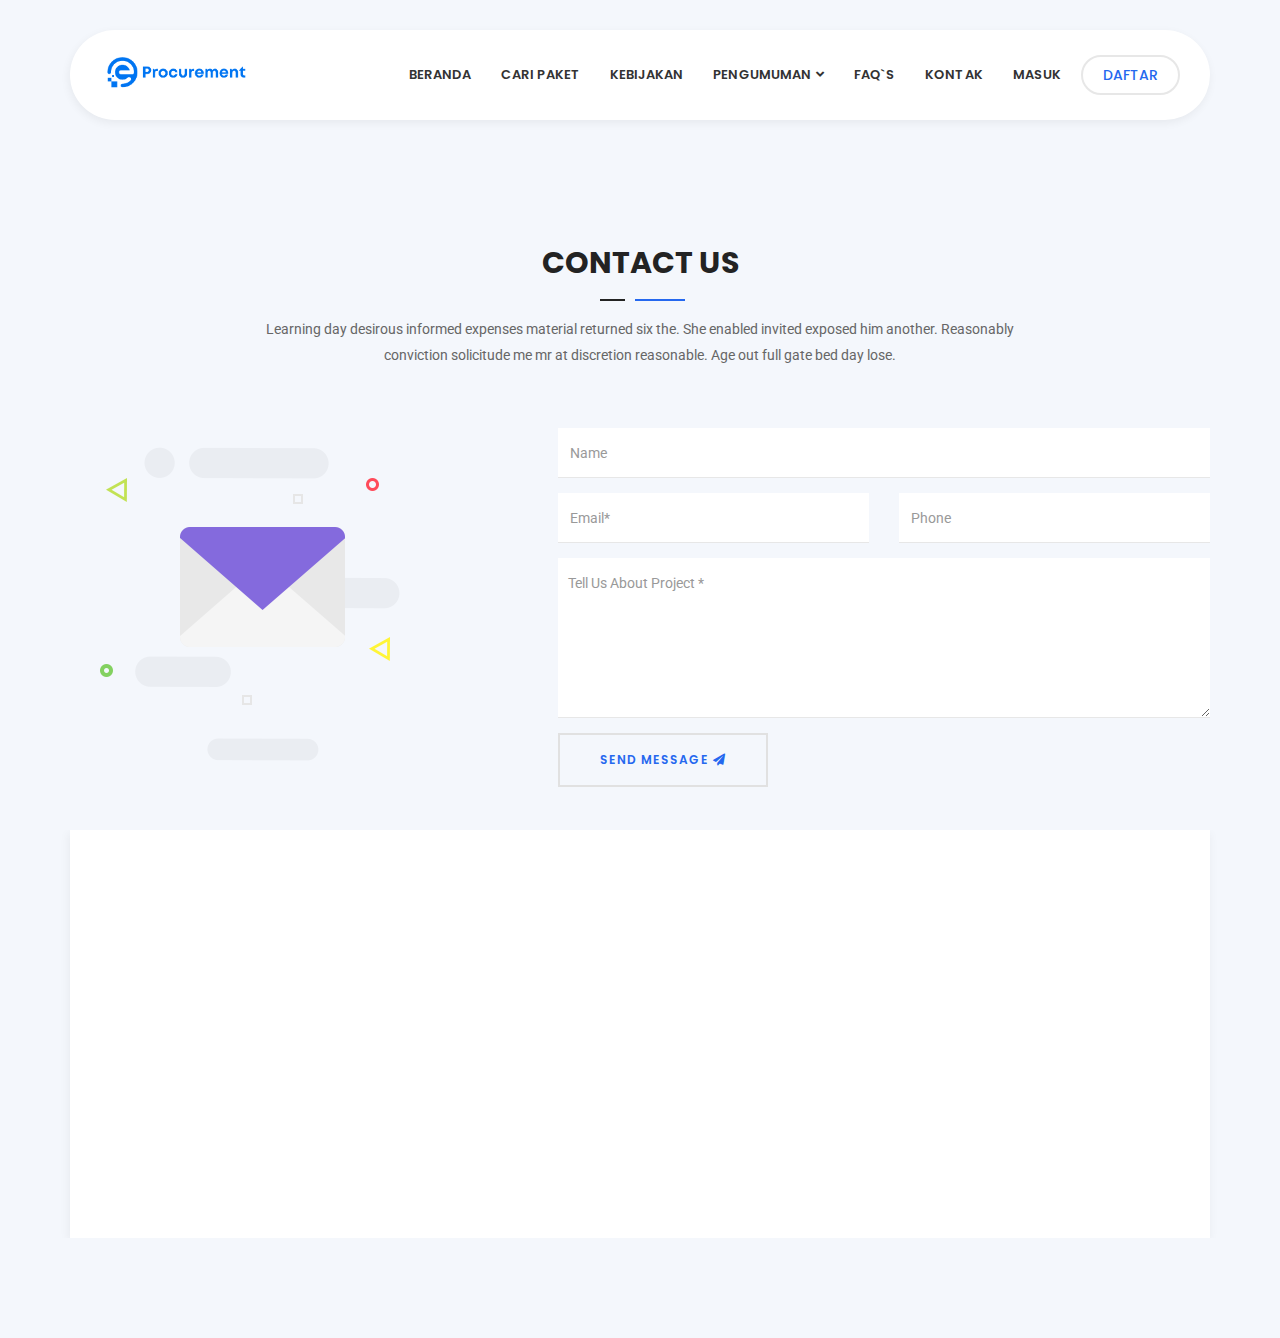
<file: contact.html>
<!DOCTYPE html>
<html lang="en">

<head>
	<!-- ========== Meta Tags ========== -->
	<meta charset="utf-8">
	<meta http-equiv="X-UA-Compatible" content="IE=edge">
	<meta name="viewport" content="width=device-width, initial-scale=1">
	<meta name="description" content="E-Procurement">

	<!-- ========== Page Title ========== -->
	<title>E - Procurement - RSUD CIAWI</title>

	<!-- ========== Favicon Icon ========== -->
	<link rel="shortcut icon" href="assets/img/favicon.png" type="image/x-icon">

	<!-- ========== Start Stylesheet ========== -->
	<link href="assets/css/bootstrap.min.css" rel="stylesheet" />
	<link href="assets/css/font-awesome.min.css" rel="stylesheet" />
	<link href="assets/css/flaticon-set.css" rel="stylesheet" />
	<link href="assets/css/magnific-popup.css" rel="stylesheet" />
	<link href="assets/css/owl.carousel.min.css" rel="stylesheet" />
	<link href="assets/css/owl.theme.default.min.css" rel="stylesheet" />
	<link href="assets/css/animate.css" rel="stylesheet" />
	<link href="assets/css/bootsnav.css" rel="stylesheet" />
	<link href="style.css" rel="stylesheet">
	<link href="assets/css/responsive.css" rel="stylesheet" />
	<!-- ========== End Stylesheet ========== -->

	<!-- HTML5 shim and Respond.js for IE8 support of HTML5 elements and media queries -->
	<!-- WARNING: Respond.js doesn't work if you view the page via file:// -->
	<!--[if lt IE 9]>
      <script src="assets/js/html5/html5shiv.min.js"></script>
      <script src="assets/js/html5/respond.min.js"></script>
    <![endif]-->

	<!-- ========== Google Fonts ========== -->
	<link href="https://fonts.googleapis.com/css?family=Roboto&display=swap" rel="stylesheet">
	<link href="https://fonts.googleapis.com/css?family=Poppins:400,500,600,700,800" rel="stylesheet">

	<style>
		.default-margin {
			padding-top: 250px !important;
		}
	</style>

</head>

<body>

	<!-- Preloader Start -->
	<div class="se-pre-con"></div>
	<!-- Preloader Ends -->

	<!-- Header 
    ============================================= -->
	<header id="home">
		<div class="container bg-gray">
			<div class="row">
				<!-- Start Navigation -->
				<nav id="mainNav" class="navbar navbar-default navbar-fixed white bootsnav on no-full nav-box no-background">

					<div class="container">
						<!-- Start Atribute Navigation -->
						<div class="attr-nav button">
							<ul>
								<li>
									<a href="register.html" class="nav-a">Daftar</a>
								</li>
							</ul>
						</div>
						<!-- End Atribute Navigation -->

						<!-- Start Header Navigation -->
						<div class="navbar-header">
							<button type="button" class="navbar-toggle" data-toggle="collapse" data-target="#navbar-menu">
								<i class="fa fa-bars"></i>
							</button>
							<a class="navbar-brand mt-2" href="index.html">
								<img src="assets/img/new-logo.png" width="150" class="logo" alt="Logo">
							</a>
						</div>
						<!-- End Header Navigation -->

						<!-- Collect the nav links, forms, and other content for toggling -->
						<div class="collapse navbar-collapse" id="navbar-menu">
							<ul class="nav navbar-nav navbar-right" data-in="#" data-out="#">
								<li class="dropdown dropdown-right">
									<a href="index.html" class="smooth-menu">Beranda</a>
								</li>
								<li>
									<a class="smooth-menu" href="paket.html">Cari Paket</a>
								</li>
								<li>
									<a class="smooth-menu" href="#features">Kebijakan</a>
								</li>
								<li class="dropdown dropdown-right">
									<a href="#home" class="dropdown-toggle smooth-menu" data-toggle="dropdown">Pengumuman</a>
									<ul class="dropdown-menu">
										<li><a href="index.html">Pengumuman Pengadaan</a></li>
										<li><a href="index-2.html">Pengumuman Pemenang</a></li>
									</ul>
								</li>
								<li>
									<a class="smooth-menu" href="faqs.html">FAQ`S</a>
								</li>
								<li class="active">
									<a class="smooth-menu" href="#contact">Kontak</a>
								</li>
								<li>
									<a class="smooth-menu" href="login.html">Masuk</a>
								</li>
							</ul>
						</div><!-- /.navbar-collapse -->
					</div>
				</nav>
				<!-- End Navigation -->
				<div class="clearfix"></div>

			</div>
		</div>
	</header>
	<!-- End Header -->

	<!-- Start Contact
    ============================================= -->
	<div id="contact" class="contact-area bg-gray default-padding default-margin">
		<div class="container">
			<div class="row">
				<div class="col-lg-8 col-md-8 col-lg-offset-2 col-md-offset-2">
					<div class="site-heading text-center">
						<h2>Contact Us</h2>
						<p>
							Learning day desirous informed expenses material returned six the. She enabled invited exposed him another. Reasonably conviction solicitude me mr at discretion reasonable. Age out full gate bed day lose.
						</p>
					</div>
				</div>
			</div>
			<div class="row">
				<div class="contact-items">

					<!-- End Thumb -->
					<div class="col-md-4 thumb">
						<img src="assets/img/illustrations/5.png" alt="Thumb">
					</div>
					<!-- End Thumb -->

					<!-- Contact Form -->
					<div class="col-md-7 col-md-offset-1 contact-form">
						<form action="assets/mail/contact.php" method="POST" class="contact-form">
							<div class="col-md-12">
								<div class="row">
									<div class="form-group">
										<input class="form-control" id="name" name="name" placeholder="Name" type="text">
										<span class="alert-error"></span>
									</div>
								</div>
							</div>
							<div class="row">
								<div class="col-md-6">
									<div class="form-group">
										<input class="form-control" id="email" name="email" placeholder="Email*" type="email">
										<span class="alert-error"></span>
									</div>
								</div>
								<div class="col-md-6">
									<div class="form-group">
										<input class="form-control" id="phone" name="phone" placeholder="Phone" type="text">
										<span class="alert-error"></span>
									</div>
								</div>
							</div>
							<div class="col-md-12">
								<div class="row">
									<div class="form-group comments">
										<textarea class="form-control" id="comments" name="comments" placeholder="Tell Us About Project *"></textarea>
									</div>
								</div>
							</div>
							<div class="col-md-12">
								<div class="row">
									<button type="submit" name="submit" id="submit">
										Send Message <i class="fa fa-paper-plane"></i>
									</button>
								</div>
							</div>
							<!-- Alert Message -->
							<div class="col-md-12 alert-notification">
								<div id="message" class="alert-msg"></div>
							</div>
						</form>
					</div>
					<!-- End Contact Form -->
				</div>

				<!-- Google Maps -->
				<div class="maps-area col-md-12">
					<div class="google-maps">
						<iframe src="https://www.google.com/maps/embed?pb=!1m10!1m8!1m3!1d14767.262289338461!2d70.79414485000001!3d22.284975!3m2!1i1024!2i768!4f13.1!5e0!3m2!1sen!2sin!4v1424308883981"></iframe>
					</div>
				</div>
				<!-- End Google Maps -->

			</div>
		</div>
	</div>
	<!-- End Contact -->

	<!-- jQuery Frameworks
    ============================================= -->
	<script src="assets/js/jquery-1.12.4.min.js"></script>
	<script src="assets/js/bootstrap.min.js"></script>
	<script src="assets/js/equal-height.min.js"></script>
	<script src="assets/js/jquery.appear.js"></script>
	<script src="assets/js/jquery.easing.min.js"></script>
	<script src="assets/js/jquery.magnific-popup.min.js"></script>
	<script src="assets/js/modernizr.custom.13711.js"></script>
	<script src="assets/js/owl.carousel.min.js"></script>
	<script src="assets/js/count-to.js"></script>
	<script src="assets/js/wow.min.js"></script>
	<script src="assets/js/jquery.backgroundMove.js"></script>
	<script src="assets/js/bootsnav.js"></script>
	<script src="assets/js/main.js"></script>

</body>

</html>
</file>
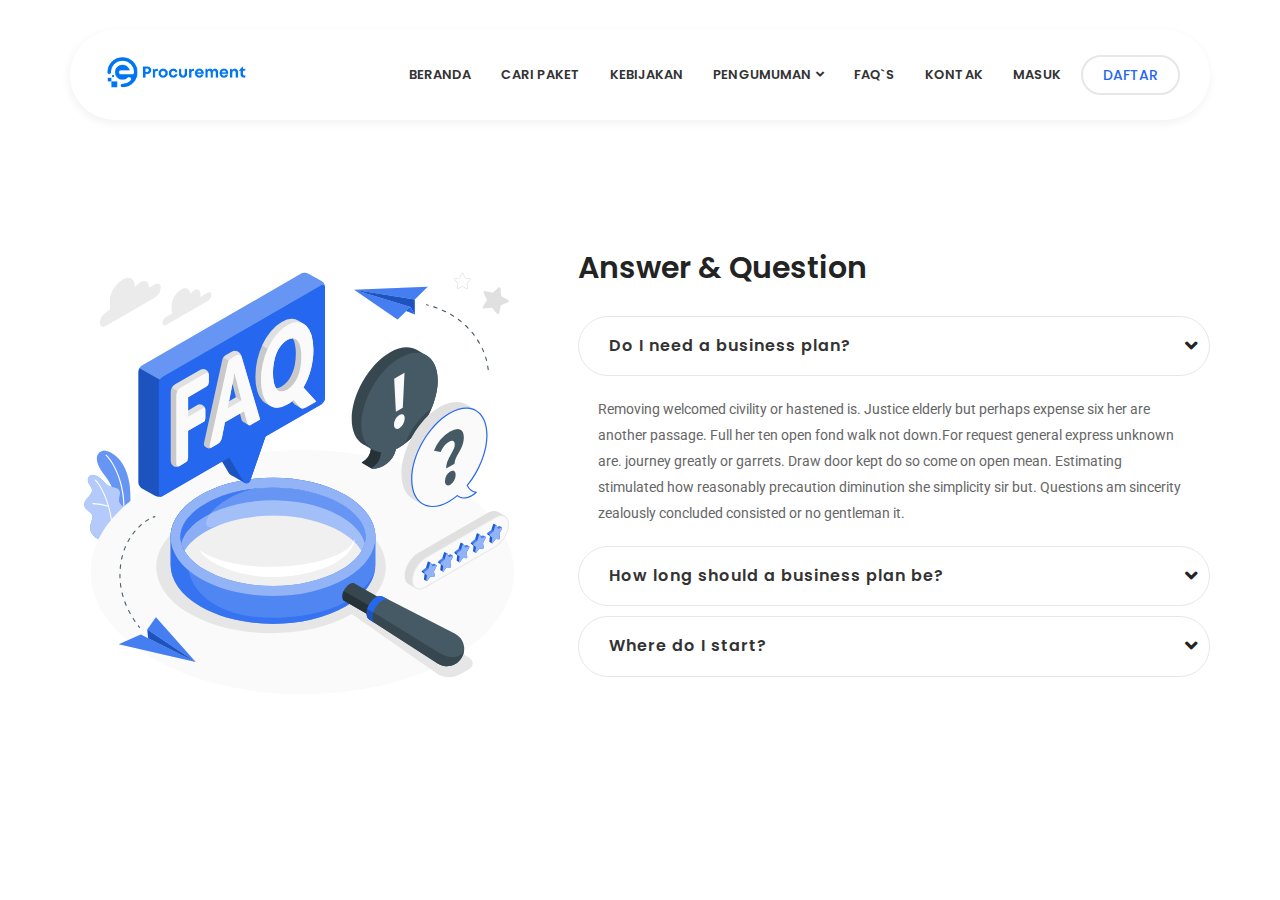
<file: faqs.html>
<!DOCTYPE html>
<html lang="en">

<head>
	<!-- ========== Meta Tags ========== -->
	<meta charset="utf-8">
	<meta http-equiv="X-UA-Compatible" content="IE=edge">
	<meta name="viewport" content="width=device-width, initial-scale=1">
	<meta name="description" content="E-Procurement">

	<!-- ========== Page Title ========== -->
	<title>E - Procurement - RSUD CIAWI</title>

	<!-- ========== Favicon Icon ========== -->
	<link rel="shortcut icon" href="assets/img/favicon.png" type="image/x-icon">

	<!-- ========== Start Stylesheet ========== -->
	<link href="assets/css/bootstrap.min.css" rel="stylesheet" />
	<link href="assets/css/font-awesome.min.css" rel="stylesheet" />
	<link href="assets/css/flaticon-set.css" rel="stylesheet" />
	<link href="assets/css/magnific-popup.css" rel="stylesheet" />
	<link href="assets/css/owl.carousel.min.css" rel="stylesheet" />
	<link href="assets/css/owl.theme.default.min.css" rel="stylesheet" />
	<link href="assets/css/animate.css" rel="stylesheet" />
	<link href="assets/css/bootsnav.css" rel="stylesheet" />
	<link href="style.css" rel="stylesheet">
	<link href="assets/css/responsive.css" rel="stylesheet" />
	<!-- ========== End Stylesheet ========== -->

	<!-- HTML5 shim and Respond.js for IE8 support of HTML5 elements and media queries -->
	<!-- WARNING: Respond.js doesn't work if you view the page via file:// -->
	<!--[if lt IE 9]>
      <script src="assets/js/html5/html5shiv.min.js"></script>
      <script src="assets/js/html5/respond.min.js"></script>
    <![endif]-->

	<!-- ========== Google Fonts ========== -->
	<link href="https://fonts.googleapis.com/css?family=Roboto&display=swap" rel="stylesheet">
	<link href="https://fonts.googleapis.com/css?family=Poppins:400,500,600,700,800" rel="stylesheet">

	<style>
		.default-margin {
			margin-top: 150px !important;
		}
	</style>

</head>

<body>

	<!-- Preloader Start -->
	<div class="se-pre-con"></div>
	<!-- Preloader Ends -->

	<!-- Header 
    ============================================= -->
	<header id="home">
		<div class="container">
			<div class="row">
				<!-- Start Navigation -->
				<nav id="mainNav" class="navbar navbar-default navbar-fixed white bootsnav on no-full nav-box no-background">

					<div class="container">
						<!-- Start Atribute Navigation -->
						<div class="attr-nav button">
							<ul>
								<li>
									<a href="register.html" class="nav-a">Daftar</a>
								</li>
							</ul>
						</div>
						<!-- End Atribute Navigation -->

						<!-- Start Header Navigation -->
						<div class="navbar-header">
							<button type="button" class="navbar-toggle" data-toggle="collapse" data-target="#navbar-menu">
								<i class="fa fa-bars"></i>
							</button>
							<a class="navbar-brand mt-2" href="index.html">
								<img src="assets/img/new-logo.png" width="150" class="logo" alt="Logo">
							</a>
						</div>
						<!-- End Header Navigation -->

						<!-- Collect the nav links, forms, and other content for toggling -->
						<div class="collapse navbar-collapse" id="navbar-menu">
							<ul class="nav navbar-nav navbar-right" data-in="#" data-out="#">
								<li class="dropdown dropdown-right">
									<a href="index.html" class="smooth-menu">Beranda</a>
								</li>
								<li>
									<a class="smooth-menu" href="paket.html">Cari Paket</a>
								</li>
								<li>
									<a class="smooth-menu" href="#features">Kebijakan</a>
								</li>
								<li class="dropdown dropdown-right">
									<a href="#home" class="dropdown-toggle smooth-menu" data-toggle="dropdown">Pengumuman</a>
									<ul class="dropdown-menu">
										<li><a href="index.html">Pengumuman Pengadaan</a></li>
										<li><a href="index-2.html">Pengumuman Pemenang</a></li>
									</ul>
								</li>
								<li class="active">
									<a class="smooth-menu" href="#faq">FAQ`S</a>
								</li>
								<li>
									<a class="smooth-menu" href="contact.html">Kontak</a>
								</li>
								<li>
									<a class="smooth-menu" href="login.html">Masuk</a>
								</li>
							</ul>
						</div><!-- /.navbar-collapse -->
					</div>
				</nav>
				<!-- End Navigation -->
				<div class="clearfix"></div>

			</div>
		</div>
	</header>
	<!-- End Header -->

	<!-- Start Faq  
    ============================================= -->
	<div id="faq" class="faq-area default-padding default-margin">
		<div class="container">
			<div class="row">
				<div class="col-md-5 thumb">
					<img src="assets/img/illustrations/9.svg" alt="Thumb">
				</div>
				<div class="col-md-7 faq-items">
					<div class="heading">
						<h2>Answer & Question</h2>
					</div>
					<!-- Start Accordion -->
					<div class="acd-items acd-arrow">
						<div class="panel-group symb" id="accordion">
							<div class="panel panel-default">
								<div class="panel-heading">
									<h4 class="panel-title">
										<a data-toggle="collapse" data-parent="#accordion" href="#ac1">
											Do I need a business plan?
										</a>
									</h4>
								</div>
								<div id="ac1" class="panel-collapse collapse in">
									<div class="panel-body">
										<p>
											Removing welcomed civility or hastened is. Justice elderly but perhaps expense six her are another passage. Full her ten open fond walk not down.For request general express unknown are. journey greatly or garrets. Draw door kept do so come on open mean. Estimating stimulated how reasonably precaution
											diminution she simplicity sir but. Questions am sincerity zealously concluded consisted or no gentleman it.
										</p>
									</div>
								</div>
							</div>
							<div class="panel panel-default">
								<div class="panel-heading">
									<h4 class="panel-title">
										<a data-toggle="collapse" data-parent="#accordion" href="#ac2">
											How long should a business plan be?
										</a>
									</h4>
								</div>
								<div id="ac2" class="panel-collapse collapse">
									<div class="panel-body">
										<p>
											Removing welcomed civility or hastened is. Justice elderly but perhaps expense six her are another passage. Full her ten open fond walk not down.For request general express unknown are. journey greatly or garrets. Draw door kept do so come on open mean. Estimating stimulated how reasonably precaution
											diminution she simplicity sir but. Questions am sincerity zealously concluded consisted or no gentleman it.
										</p>
									</div>
								</div>
							</div>
							<div class="panel panel-default">
								<div class="panel-heading">
									<h4 class="panel-title">
										<a data-toggle="collapse" data-parent="#accordion" href="#ac3">
											Where do I start?
										</a>
									</h4>
								</div>
								<div id="ac3" class="panel-collapse collapse">
									<div class="panel-body">
										<p>
											Removing welcomed civility or hastened is. Justice elderly but perhaps expense six her are another passage. Full her ten open fond walk not down.For request general express unknown are. journey greatly or garrets. Draw door kept do so come on open mean. Estimating stimulated how reasonably precaution
											diminution she simplicity sir but. Questions am sincerity zealously concluded consisted or no gentleman it.
										</p>
									</div>
								</div>
							</div>
						</div>
					</div>
					<!-- End Accordion -->
				</div>
			</div>
		</div>
	</div>
	<!-- End Faq  -->
	

	<!-- jQuery Frameworks
    ============================================= -->
	<script src="assets/js/jquery-1.12.4.min.js"></script>
	<script src="assets/js/bootstrap.min.js"></script>
	<script src="assets/js/equal-height.min.js"></script>
	<script src="assets/js/jquery.appear.js"></script>
	<script src="assets/js/jquery.easing.min.js"></script>
	<script src="assets/js/jquery.magnific-popup.min.js"></script>
	<script src="assets/js/modernizr.custom.13711.js"></script>
	<script src="assets/js/owl.carousel.min.js"></script>
	<script src="assets/js/count-to.js"></script>
	<script src="assets/js/wow.min.js"></script>
	<script src="assets/js/jquery.backgroundMove.js"></script>
	<script src="assets/js/bootsnav.js"></script>
	<script src="assets/js/main.js"></script>

</body>

</html>
</file>
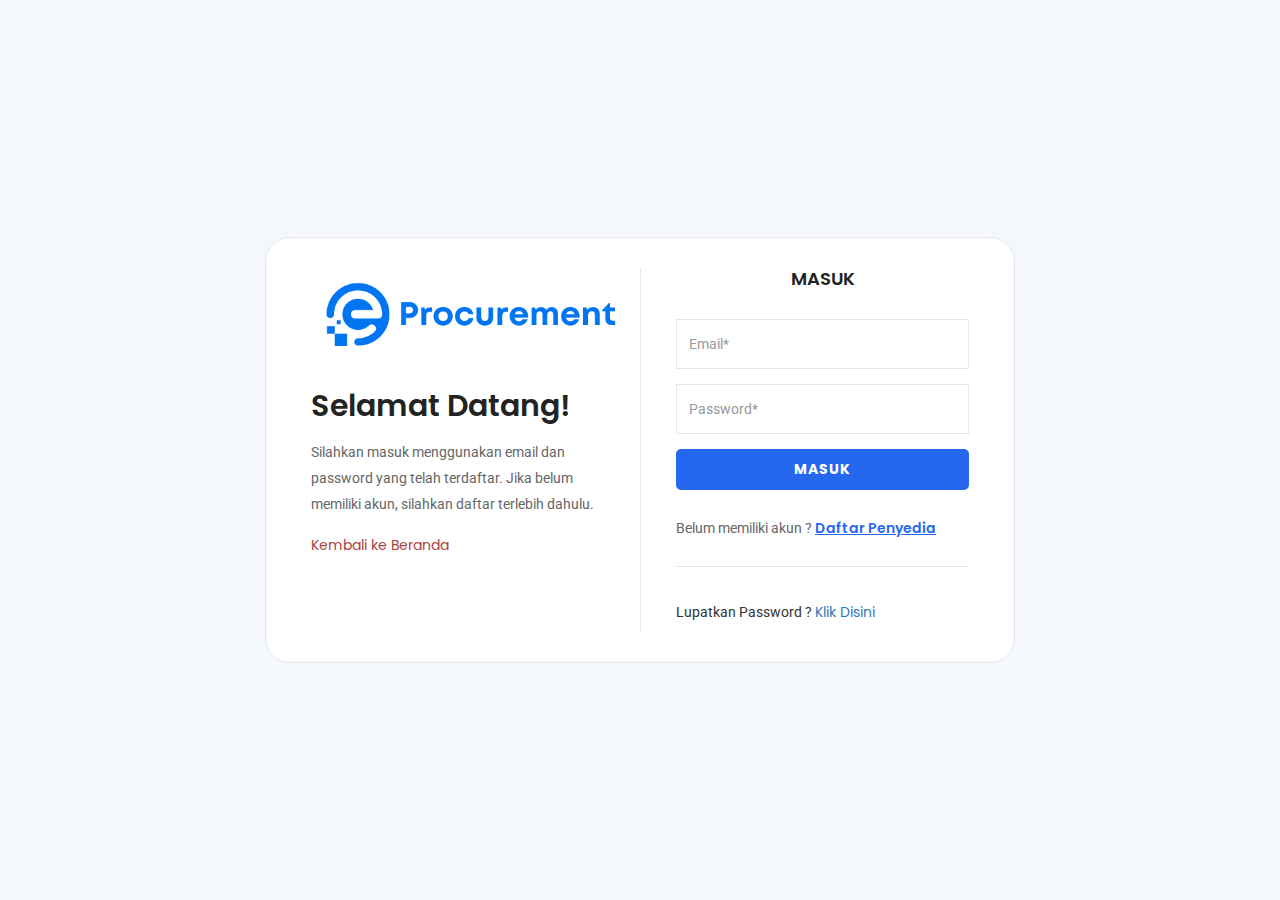
<file: login.html>
<!DOCTYPE html>
<html lang="en">

<head>
    <!-- ========== Meta Tags ========== -->
    <meta charset="utf-8">
    <meta http-equiv="X-UA-Compatible" content="IE=edge">
    <meta name="viewport" content="width=device-width, initial-scale=1">
    <meta name="description" content="E-Procurement">

    <!-- ========== Page Title ========== -->
    <title>E-Procurement</title>

    <!-- ========== Favicon Icon ========== -->
    <link rel="shortcut icon" href="assets/img/favicon.png" type="image/x-icon">

    <!-- ========== Start Stylesheet ========== -->
    <link href="assets/css/bootstrap.min.css" rel="stylesheet" />
    <link href="assets/css/font-awesome.min.css" rel="stylesheet" />
    <link href="assets/css/flaticon-set.css" rel="stylesheet" />
    <link href="assets/css/magnific-popup.css" rel="stylesheet" />
    <link href="assets/css/owl.carousel.min.css" rel="stylesheet" />
    <link href="assets/css/owl.theme.default.min.css" rel="stylesheet" />
    <link href="assets/css/animate.css" rel="stylesheet" />
    <link href="assets/css/bootsnav.css" rel="stylesheet" />
    <link href="style.css" rel="stylesheet">
    <link href="assets/css/responsive.css" rel="stylesheet" />
    <!-- ========== End Stylesheet ========== -->

    <!-- HTML5 shim and Respond.js for IE8 support of HTML5 elements and media queries -->
    <!-- WARNING: Respond.js doesn't work if you view the page via file:// -->
    <!--[if lt IE 9]>
      <script src="assets/js/html5/html5shiv.min.js"></script>
      <script src="assets/js/html5/respond.min.js"></script>
    <![endif]-->

    <!-- ========== Google Fonts ========== -->
    <link href="https://fonts.googleapis.com/css?family=Roboto&display=swap" rel="stylesheet">
    <link href="https://fonts.googleapis.com/css?family=Poppins:400,500,600,700,800" rel="stylesheet">

</head>

<body>


    <!-- Start User Login 
    ============================================= -->
    <div class="login-area bg-gray">
        <div class="container">
            <div class="row">
                <div class="col-md-8 col-md-offset-2">
                    <div class="login-items">
                        <div class="login-box">
                            <div class="login-content">
                                <div class="col-md-6 info">
                                    <img src="assets/img/new-logo.png" alt="Login">
                                    <h2>Selamat Datang!</h2>
                                    <p>
                                        Silahkan masuk menggunakan email dan password yang telah terdaftar. Jika belum memiliki akun, silahkan daftar terlebih dahulu.
                                    </p>
                                    <a href="index.html" class="text-danger">
                                        Kembali ke Beranda
                                    </a>
                                </div>
                                <div class="col-md-6 content">
                                    <h4 class="text-center">Masuk</h4>
                                    <form action="#">
                                        <div class="col-lg-12 col-md-12">
                                            <div class="row">
                                                <div class="form-group">
                                                    <input class="form-control" placeholder="Email*" type="email" required>
                                                </div>
                                            </div>
                                        </div>
                                        <div class="col-lg-12 col-md-12">
                                            <div class="row">
                                                <div class="form-group">
                                                    <input class="form-control" placeholder="Password*" type="text" required>
                                                </div>
                                            </div>
                                        </div>
                                        <div class="col-lg-12 col-md-12">
                                            <div class="row">
                                                <button type="submit" class="btn btn-theme effect btn-block">
                                                    Masuk
                                                </button>
                                            </div>
                                        </div>
                                    </form>
                                    <div class="sign-up">
                                        <p>
                                            Belum memiliki akun ? <a href="register.html">Daftar Penyedia</a>
                                        </p>
                                    </div>
                                    <div class="login-social">
                                        <div class="left-info">
                                            Lupatkan Password ? <a href="#" class="text-primary">Klik Disini</a>
                                        </div>
                                    </div>
                                </div>
                            </div>
                        </div>
                    </div>
                </div>
            </div>
        </div>
    </div>
    <!-- End User Login -->

    <!-- jQuery Frameworks
    ============================================= -->
    <script src="assets/js/jquery-1.12.4.min.js"></script>
    <script src="assets/js/bootstrap.min.js"></script>
    <script src="assets/js/equal-height.min.js"></script>
    <script src="assets/js/jquery.appear.js"></script>
    <script src="assets/js/jquery.easing.min.js"></script>
    <script src="assets/js/jquery.magnific-popup.min.js"></script>
    <script src="assets/js/modernizr.custom.13711.js"></script>
    <script src="assets/js/owl.carousel.min.js"></script>
    <script src="assets/js/count-to.js"></script>
    <script src="assets/js/wow.min.js"></script>
    <script src="assets/js/bootsnav.js"></script>
    <script src="assets/js/main.js"></script>

</body>

</html>
</file>
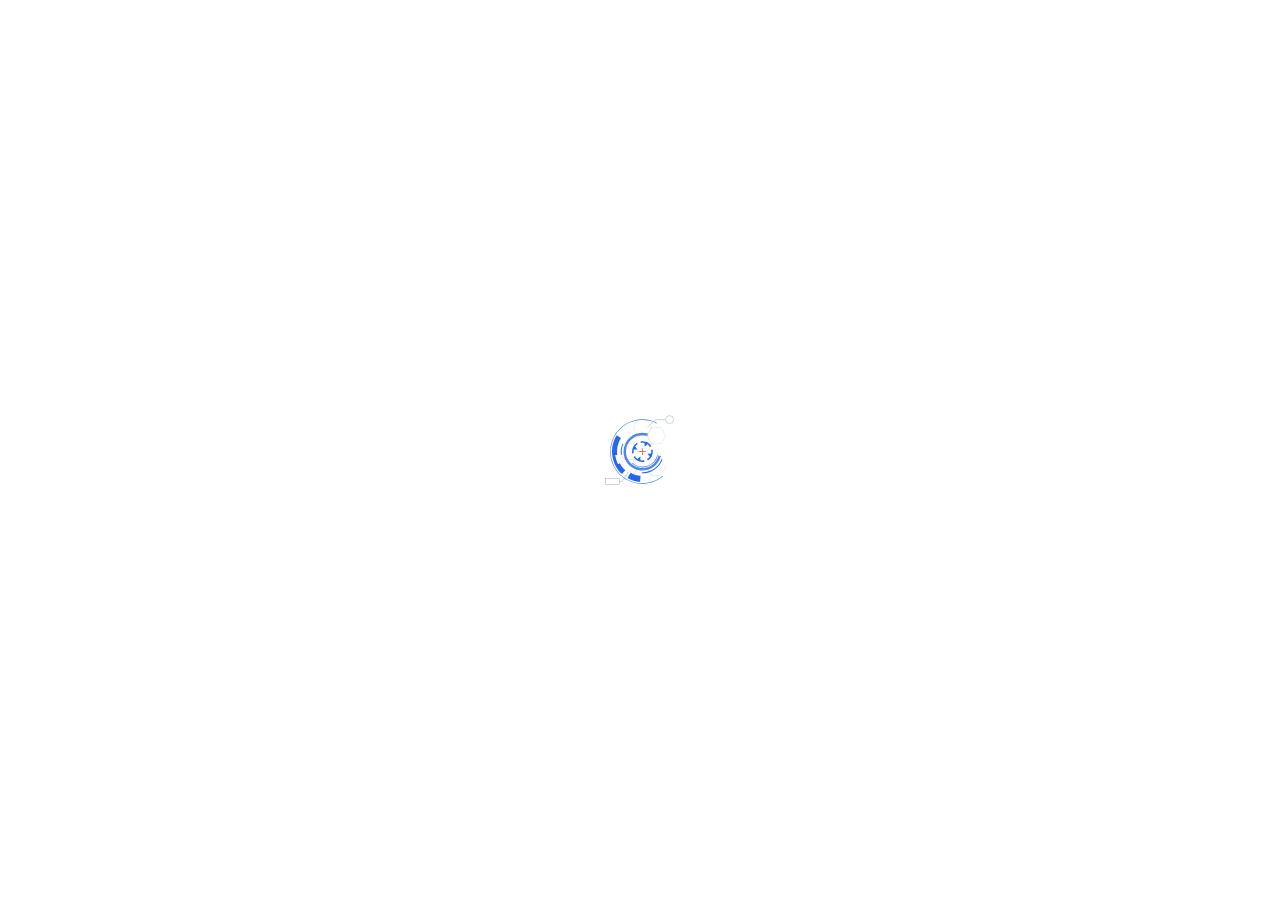
<file: paket.html>
<!DOCTYPE html>
<html lang="en">

<head>
	<!-- ========== Meta Tags ========== -->
	<meta charset="utf-8">
	<meta http-equiv="X-UA-Compatible" content="IE=edge">
	<meta name="viewport" content="width=device-width, initial-scale=1">
	<meta name="description" content="E-Procurement">

	<!-- ========== Page Title ========== -->
	<title>E - Procurement - RSUD CIAWI</title>

	<!-- ========== Favicon Icon ========== -->
	<link rel="shortcut icon" href="assets/img/favicon.png" type="image/x-icon">

	<!-- ========== Start Stylesheet ========== -->
	<link href="assets/css/bootstrap.min.css" rel="stylesheet" />
	<link href="assets/css/font-awesome.min.css" rel="stylesheet" />
	<link href="assets/css/flaticon-set.css" rel="stylesheet" />
	<link href="assets/css/magnific-popup.css" rel="stylesheet" />
	<link href="assets/css/owl.carousel.min.css" rel="stylesheet" />
	<link href="assets/css/owl.theme.default.min.css" rel="stylesheet" />
	<link href="assets/css/animate.css" rel="stylesheet" />
	<link href="assets/css/bootsnav.css" rel="stylesheet" />
	<link href="style.css" rel="stylesheet">
	<link href="assets/css/responsive.css" rel="stylesheet" />
	<!-- ========== End Stylesheet ========== -->

	<!-- HTML5 shim and Respond.js for IE8 support of HTML5 elements and media queries -->
	<!-- WARNING: Respond.js doesn't work if you view the page via file:// -->
	<!--[if lt IE 9]>
      <script src="assets/js/html5/html5shiv.min.js"></script>
      <script src="assets/js/html5/respond.min.js"></script>
    <![endif]-->

	<!-- ========== Google Fonts ========== -->
	<link href="https://fonts.googleapis.com/css?family=Roboto&display=swap" rel="stylesheet">
	<link href="https://fonts.googleapis.com/css?family=Poppins:400,500,600,700,800" rel="stylesheet">

	<link href="https://cdn.datatables.net/1.10.21/css/dataTables.bootstrap4.min.css" rel="stylesheet">

	<style>
		.default-margin {
			margin-top: 150px !important;
		}
	</style>

</head>

<body class="bg-gray">

	<!-- Preloader Start -->
	<div class="se-pre-con"></div>
	<!-- Preloader Ends -->

	<!-- Header 
    ============================================= -->
	<header id="home">
		<div class="container">
			<div class="row">
				<!-- Start Navigation -->
				<nav id="mainNav" class="navbar navbar-default navbar-fixed white bootsnav on no-full nav-box no-background">

					<div class="container">
						<!-- Start Atribute Navigation -->
						<div class="attr-nav button">
							<ul>
								<li>
									<a href="register.html" class="nav-a">Daftar</a>
								</li>
							</ul>
						</div>
						<!-- End Atribute Navigation -->

						<!-- Start Header Navigation -->
						<div class="navbar-header">
							<button type="button" class="navbar-toggle" data-toggle="collapse" data-target="#navbar-menu">
								<i class="fa fa-bars"></i>
							</button>
							<a class="navbar-brand mt-2" href="index.html">
								<img src="assets/img/new-logo.png" width="150" class="logo" alt="Logo">
							</a>
						</div>
						<!-- End Header Navigation -->

						<!-- Collect the nav links, forms, and other content for toggling -->
						<div class="collapse navbar-collapse" id="navbar-menu">
							<ul class="nav navbar-nav navbar-right" data-in="#" data-out="#">
								<li class="dropdown dropdown-right">
									<a href="index.html" class="smooth-menu">Beranda</a>
								</li>
								<li>
									<a class="smooth-menu" href="#caripaket">Cari Paket</a>
								</li>
								<li>
									<a class="smooth-menu" href="#features">Kebijakan</a>
								</li>
								<li class="dropdown dropdown-right">
									<a href="#home" class="dropdown-toggle smooth-menu" data-toggle="dropdown">Pengumuman</a>
									<ul class="dropdown-menu">
										<li><a href="index.html">Pengumuman Pengadaan</a></li>
										<li><a href="index-2.html">Pengumuman Pemenang</a></li>
									</ul>
								</li>
								<li class="active">
									<a class="smooth-menu" href="faqs.html">FAQ`S</a>
								</li>
								<li>
									<a class="smooth-menu" href="contact.html">Kontak</a>
								</li>
								<li>
									<a class="smooth-menu" href="login.html">Masuk</a>
								</li>
							</ul>
						</div><!-- /.navbar-collapse -->
					</div>
				</nav>
				<!-- End Navigation -->
				<div class="clearfix"></div>

			</div>
		</div>
	</header>
	<!-- End Header -->

	<!-- Start Faq  
    ============================================= -->
	<div id="caripaket" class="faq-area default-padding default-margin">
		<div class="container">
			<div class="row">
				<div class="col-md-12">
					<div class="site-heading text-center">
						<h2>Cari Paket Pengadaan </h2>
					</div>

					<table id="example" class="table table-striped table-bordered" style="width:100%">
						<thead>
							<tr>
								<th>Kode</th>
								<th>Nama Paket</th>
								<th>Jenis Pengadaan</th>
								<th>Tahap</th>
								<th>HPS</th>
							</tr>
						</thead>
						<tbody>
							<tr>
								<td>1</td>
								<td>
									<a href="#" class="text-primary">Pengadaan Pekerjaan Barangdan Jasa Cleaning Service</a> <br>
									TA 2021 - Pengadaan Langsung - Pasca Kualifikasi Satu File Harga Terendah Sistem Gugur
								</td>
								<td>Pengadaan Langsung</td>
								<td>Tidak Ada Jadwal</td>
								<td>4,25 M</td>
							</tr>
							<tr>
								<td>1</td>
								<td>
									<a href="#" class="text-primary">Pengadaan Pekerjaan Barangdan Jasa Cleaning Service</a> <br>
									TA 2021 - Pengadaan Langsung - Pasca Kualifikasi Satu File Harga Terendah Sistem Gugur
								</td>
								<td>Pengadaan Langsung</td>
								<td>Tidak Ada Jadwal</td>
								<td>4,25 M</td>
							</tr>
							<tr>
								<td>1</td>
								<td>
									<a href="#" class="text-primary">Pengadaan Pekerjaan Barangdan Jasa Cleaning Service</a> <br>
									TA 2021 - Pengadaan Langsung - Pasca Kualifikasi Satu File Harga Terendah Sistem Gugur
								</td>
								<td>Pengadaan Langsung</td>
								<td>Tidak Ada Jadwal</td>
								<td>4,25 M</td>
							</tr>
							<tr>
								<td>1</td>
								<td>
									<a href="#" class="text-primary">Pengadaan Pekerjaan Barangdan Jasa Cleaning Service</a> <br>
									TA 2021 - Pengadaan Langsung - Pasca Kualifikasi Satu File Harga Terendah Sistem Gugur
								</td>
								<td>Pengadaan Langsung</td>
								<td>Tidak Ada Jadwal</td>
								<td>4,25 M</td>
							</tr>
						</tbody>
					</table>
				</div>
			</div>
		</div>
	</div>
	<!-- End Faq  -->
	

	<!-- jQuery Frameworks
    ============================================= -->
	<script src="assets/js/jquery-1.12.4.min.js"></script>
	<script src="assets/js/bootstrap.min.js"></script>
	<script src="assets/js/equal-height.min.js"></script>
	<script src="assets/js/jquery.appear.js"></script>
	<script src="assets/js/jquery.easing.min.js"></script>
	<script src="assets/js/jquery.magnific-popup.min.js"></script>
	<script src="assets/js/modernizr.custom.13711.js"></script>
	<script src="assets/js/owl.carousel.min.js"></script>
	<script src="assets/js/count-to.js"></script>
	<script src="assets/js/wow.min.js"></script>
	<script src="assets/js/jquery.backgroundMove.js"></script>
	<script src="assets/js/bootsnav.js"></script>
	<script src="assets/js/main.js"></script>

	<!-- DataTables JS -->
    <script src="https://cdn.datatables.net/1.10.21/js/jquery.dataTables.min.js"></script>
    <script src="https://cdn.datatables.net/1.10.21/js/dataTables.bootstrap4.min.js"></script>

    <script>
        $(document).ready(function() {
            $('#example').DataTable();
        });
    </script>

</body>

</html>
</file>
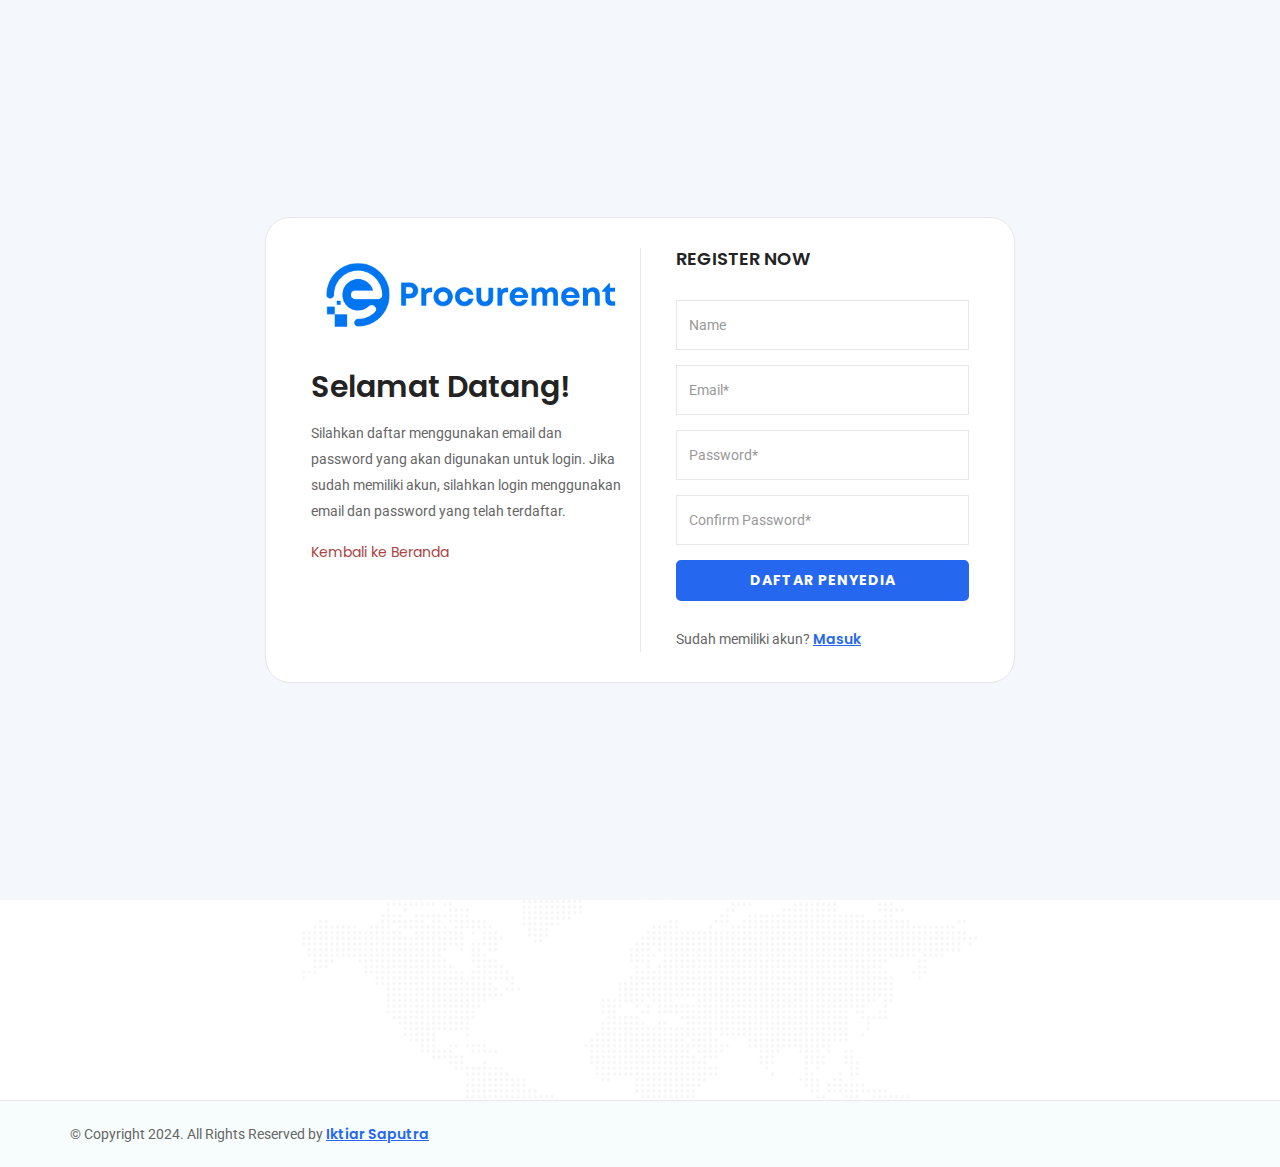
<file: register.html>
<!DOCTYPE html>
<html lang="en">

<head>
    <!-- ========== Meta Tags ========== -->
    <meta charset="utf-8">
    <meta http-equiv="X-UA-Compatible" content="IE=edge">
    <meta name="viewport" content="width=device-width, initial-scale=1">
    <meta name="description" content="E-Procurement">

    <!-- ========== Page Title ========== -->
    <title>E-Procurement</title>

    <!-- ========== Favicon Icon ========== -->
    <link rel="shortcut icon" href="assets/img/favicon.png" type="image/x-icon">

    <!-- ========== Start Stylesheet ========== -->
    <link href="assets/css/bootstrap.min.css" rel="stylesheet" />
    <link href="assets/css/font-awesome.min.css" rel="stylesheet" />
    <link href="assets/css/flaticon-set.css" rel="stylesheet" />
    <link href="assets/css/magnific-popup.css" rel="stylesheet" />
    <link href="assets/css/owl.carousel.min.css" rel="stylesheet" />
    <link href="assets/css/owl.theme.default.min.css" rel="stylesheet" />
    <link href="assets/css/animate.css" rel="stylesheet" />
    <link href="assets/css/bootsnav.css" rel="stylesheet" />
    <link href="style.css" rel="stylesheet">
    <link href="assets/css/responsive.css" rel="stylesheet" />
    <!-- ========== End Stylesheet ========== -->

    <!-- HTML5 shim and Respond.js for IE8 support of HTML5 elements and media queries -->
    <!-- WARNING: Respond.js doesn't work if you view the page via file:// -->
    <!--[if lt IE 9]>
      <script src="assets/js/html5/html5shiv.min.js"></script>
      <script src="assets/js/html5/respond.min.js"></script>
    <![endif]-->

    <!-- ========== Google Fonts ========== -->
    <link href="https://fonts.googleapis.com/css?family=Roboto&display=swap" rel="stylesheet">
    <link href="https://fonts.googleapis.com/css?family=Poppins:400,500,600,700,800" rel="stylesheet">

</head>

<body>


    <!-- Start User Login 
    ============================================= -->
    <div class="login-area bg-gray">
        <div class="container">
            <div class="row">
                <div class="col-md-8 col-md-offset-2">
                    <div class="login-items">
                        <div class="login-box">
                            <div class="login-content">
                                <div class="col-md-6 info">
                                    <img src="assets/img/new-logo.png" alt="Login">
                                    <h2>Selamat Datang!</h2>
                                    <p>
                                        Silahkan daftar menggunakan email dan password yang akan digunakan untuk login. Jika sudah memiliki akun, silahkan login menggunakan email dan password yang telah terdaftar.
                                    </p>
                                    <a href="index.html" class="text-danger">
                                        Kembali ke Beranda
                                    </a>
                                </div>
                                <div class="col-md-6 content">
                                    <h4>Register Now</h4>
                                    <form action="#">
                                        <div class="col-lg-12 col-md-12">
                                            <div class="row">
                                                <div class="form-group">
                                                    <input class="form-control" placeholder="Name" type="text">
                                                </div>
                                            </div>
                                        </div>
                                        <div class="col-lg-12 col-md-12">
                                            <div class="row">
                                                <div class="form-group">
                                                    <input class="form-control" placeholder="Email*" type="email">
                                                </div>
                                            </div>
                                        </div>
                                        <div class="col-lg-12 col-md-12">
                                            <div class="row">
                                                <div class="form-group">
                                                    <input class="form-control" placeholder="Password*" type="text">
                                                </div>
                                            </div>
                                        </div>
                                        <div class="col-lg-12 col-md-12">
                                            <div class="row">
                                                <div class="form-group">
                                                    <input class="form-control" placeholder="Confirm Password*" type="text">
                                                </div>
                                            </div>
                                        </div>
                                        <div class="col-lg-12 col-md-12">
                                            <div class="row">
                                                <button type="submit" class="btn btn-theme effect btn-block">
                                                    Daftar Penyedia
                                                </button>
                                            </div>
                                        </div>
                                    </form>
                                    <div class="sign-up">
                                        <p>
                                            Sudah memiliki akun? <a href="login.html">Masuk</a>
                                        </p>
                                    </div>
                                </div>
                            </div>
                        </div>
                    </div>
                </div>
            </div>
        </div>
    </div>
    <!-- End User Login -->

    <!-- Start Footer 
    ============================================= -->
    <footer class="default-padding-top bg-light">
        <div class="footer-bottom bg-theme-small default-padding-top">
            <div class="container">
                <div class="row">
                    <div class="col-lg-12 col-md-12">
                        <div class="col-lg-6 col-md-6 col-sm-7">
                            <p>&copy; Copyright 2024. All Rights Reserved by <a href="#">Iktiar Saputra</a></p>
                        </div>
                    </div>
                </div>
            </div>
        </div>
        <!-- End Footer Bottom -->
    </footer>
    <!-- End Footer -->

    <!-- jQuery Frameworks
    ============================================= -->
    <script src="assets/js/jquery-1.12.4.min.js"></script>
    <script src="assets/js/bootstrap.min.js"></script>
    <script src="assets/js/equal-height.min.js"></script>
    <script src="assets/js/jquery.appear.js"></script>
    <script src="assets/js/jquery.easing.min.js"></script>
    <script src="assets/js/jquery.magnific-popup.min.js"></script>
    <script src="assets/js/modernizr.custom.13711.js"></script>
    <script src="assets/js/owl.carousel.min.js"></script>
    <script src="assets/js/count-to.js"></script>
    <script src="assets/js/wow.min.js"></script>
    <script src="assets/js/bootsnav.js"></script>
    <script src="assets/js/main.js"></script>

</body>

</html>
</file>
<file: assets/css/flaticon-set.css>
/*
    Flaticon icon font: Flaticon
    Creation date: 08/09/2018 00:19
    */

@font-face {
  font-family: "Flaticon";
  src: url("../fonts/Flaticon.eot");
  src: url("../fonts/Flaticon.eot?#iefix") format("embedded-opentype"),
       url("../fonts/Flaticon.woff") format("woff"),
       url("../fonts/Flaticon.ttf") format("truetype"),
       url("../fonts/Flaticon.svg#Flaticon") format("svg");
  font-weight: normal;
  font-style: normal;
}

@media screen and (-webkit-min-device-pixel-ratio:0) {
  @font-face {
    font-family: "Flaticon";
    src: url("./Flaticon.svg#Flaticon") format("svg");
  }
}

[class^="flaticon-"]:before, [class*=" flaticon-"]:before,
[class^="flaticon-"]:after, [class*=" flaticon-"]:after {   
  font-family: Flaticon;
  speak: none;
  font-style: normal;
  font-weight: normal;
  font-variant: normal;
  text-transform: none;
  line-height: 1;

  /* Better Font Rendering =========== */
  -webkit-font-smoothing: antialiased;
  -moz-osx-font-smoothing: grayscale;
}

.flaticon-ticket:before { content: "\f100"; }
.flaticon-movie-tickets:before { content: "\f101"; }
.flaticon-speech-bubble:before { content: "\f102"; }
.flaticon-conversation:before { content: "\f103"; }
.flaticon-email:before { content: "\f104"; }
.flaticon-mail:before { content: "\f105"; }
.flaticon-upload-to-cloud:before { content: "\f106"; }
.flaticon-file:before { content: "\f107"; }
.flaticon-file-1:before { content: "\f108"; }
.flaticon-drag:before { content: "\f109"; }
.flaticon-drag-1:before { content: "\f10a"; }
.flaticon-drag-2:before { content: "\f10b"; }
.flaticon-drag-3:before { content: "\f10c"; }
.flaticon-scroll:before { content: "\f10d"; }
.flaticon-scroll-1:before { content: "\f10e"; }
.flaticon-intersect:before { content: "\f10f"; }
.flaticon-intersection:before { content: "\f110"; }
.flaticon-rgb:before { content: "\f111"; }
.flaticon-color:before { content: "\f112"; }
.flaticon-resolution:before { content: "\f113"; }
.flaticon-video:before { content: "\f114"; }
.flaticon-computer:before { content: "\f115"; }
.flaticon-research:before { content: "\f116"; }
.flaticon-coding:before { content: "\f117"; }
.flaticon-support:before { content: "\f118"; }
.flaticon-help:before { content: "\f119"; }
.flaticon-analysis-1:before { content: "\f11a"; }
.flaticon-speed:before { content: "\f11b"; }
.flaticon-car:before { content: "\f11c"; }
.flaticon-rocket:before { content: "\f11d"; }
.flaticon-software:before { content: "\f11e"; }
.flaticon-project:before { content: "\f11f"; }
.flaticon-project-1:before { content: "\f120"; }
.flaticon-concept:before { content: "\f121"; }
.flaticon-updated:before { content: "\f122"; }
.flaticon-bar-chart-reload:before { content: "\f123"; }
.flaticon-insurance:before { content: "\f124"; }
.flaticon-file-2:before { content: "\f125"; }
.flaticon-develop:before { content: "\f126"; }
.flaticon-add-contact:before { content: "\f127"; }
.flaticon-talk:before { content: "\f128"; }
</file>
<file: assets/css/bootsnav.css>
/* * Navbar Main Css * v1.0 */
nav.bootsnav .dropdown.megamenu-fw {
  position: static;
}

nav.bootsnav .container {
  position: relative;
}

nav.bootsnav .megamenu-fw .dropdown-menu {
  left: auto;
}

nav.bootsnav .megamenu-content {
  padding: 15px;
  width: 100% !important;
}

nav.bootsnav .megamenu-content .title {
  color: #333333;
  font-weight: 600;
  margin-top: 0;
  text-transform: uppercase;
  margin-bottom: 10px;
  font-size: 14px;
}

nav.bootsnav .dropdown.megamenu-fw .dropdown-menu {
  left: 0;
  right: 0;
}

.navbar-collapse {
  padding: 0;
}

nav.navbar .quote-btn a {
  background: #2568ef none repeat scroll 0 0;
  border-radius: 5px;
  color: #ffffff;
  display: inline-block;
  font-size: 12px;
  font-weight: 600;
  text-transform: uppercase;
}

nav.navbar .quote-btn {
  margin-top: -4px;
}

.bootsnav .side .widget p:last-child {
  margin-bottom: 0;
}

/* Navbar Default */
nav.navbar .navbar-brand {
  height: auto !important;
}

nav.navbar.bootsnav.logo-less .navbar-brand {
  display: none;
}

nav.navbar.navbar-default.logo-less .navbar-collapse {
  margin-left: -15px;
}

nav.navbar.bootsnav.navbar-default.navbar-fixed.navbar-transparent.inc-topbar {
  margin-top: 55px;
  transition: all 0.35s ease-in-out 0s;
}

nav.navbar.bootsnav.navbar-default.navbar-fixed.inc-topbar {
  margin-top: 0;
}

.navbar-transparent .attr-nav.button-light > ul > li > a {
  border: 2px solid #ffffff;
  color: #ffffff !important;
  border-radius: 30px;
  padding: 5px 20px !important;
}

.navbar-transparent .attr-nav.button-light > ul > li:last-child > a {
  background: #ffffff;
  color: #2568ef !important;
  border-radius: 30px;
  padding-left: 20px !important;
  padding-right: 20px !important;
  border: 2px solid transparent;
}

.navbar-default.navbar.navbar-sidebar.bg-dark .social-share {
  padding: 0 30px;
}

nav.bootsnav.navbar-sidebar.bg-dark ul.nav li.dropdown ul.dropdown-menu li a, 
nav.bootsnav.navbar-sidebar.bg-dark ul.nav li.dropdown a, 
nav.bootsnav.navbar-sidebar.bg-dark ul.nav li.dropdown h6 {
  color: #cccccc;
}

nav.navbar.navbar-default.navbar-theme.navbar-sticky.bootsnav.on.no-full {
  background: #2568ef;
}

nav.navbar.navbar-default.navbar-theme.navbar-sticky.bootsnav.on.no-full ul.nav > li > a {
  color: #ffffff;
}

nav.navbar.navbar-default.navbar-theme.navbar-sticky.bootsnav.on.no-full .attr-nav i {
  color: #ffffff;
}

.attr-nav ul.cart-list li.total a {
  background: #2568ef none repeat scroll 0 0;
  display: inline-block;
  font-weight: 600 !important;
  padding: 12px 15px;
  color: #ffffff !important;
}

.attr-nav ul.cart-list li.total a:hover {
  background: #2568ef none repeat scroll 0 0 !important;
  color: #ffffff !important;
}

nav.navbar.bootsnav {
  background-color: #fff;
  border-radius: 0;
  border: none;
  box-shadow: 0 8px 25px 0 rgba(0, 0, 0, 0.04);
  -moz-box-shadow: 0 8px 25px 0 rgba(0, 0, 0, 0.04);
  -webkit-box-shadow: 0 8px 25px 0 rgba(0, 0, 0, 0.04);
  -o-box-shadow: 0 8px 25px 0 rgba(0, 0, 0, 0.04);
  margin: 0;
}

nav.bg-dark.navbar.bootsnav {
  background-color: #1c1c1c;
  border: medium none !important;
  margin: 0;
}

nav.navbar.bootsnav ul.nav > li > a {
  color: #333333;
  background-color: transparent !important;
  text-transform: uppercase;
  font-weight: 600;
}

nav.navbar.bootsnav.bg-dark ul.nav > li > a {
  color: #ffffff;
}

nav.navbar.bootsnav ul.nav li.megamenu-fw > a:hover, 
nav.navbar.bootsnav ul.nav li.megamenu-fw > a:focus, 
nav.navbar.bootsnav ul.nav li.active > a:hover, 
nav.navbar.bootsnav ul.nav li.active > a:focus, 
nav.navbar.bootsnav ul.nav li.active > a {
  background-color: transparent;
}

nav.navbar.bootsnav .navbar-toggle {
  background-color: transparent !important;
  border: none;
  padding: 0;
  font-size: 18px;
  position: relative;
  top: 5px;
}

nav.navbar.bootsnav ul.nav .dropdown-menu .dropdown-menu {
  top: 0;
  left: 100%;
}

nav.navbar.bootsnav ul.nav ul.dropdown-menu > li > a {
  white-space: normal;
}

ul.menu-col {
  padding: 0;
  margin: 0;
  list-style: none;
}

ul.menu-col li a {
  color: #333333;
}

ul.menu-col li a:hover, ul.menu-col li a:focus {
  text-decoration: none;
}

#navbar-menu {
  -webkit-animation-duration: .3s;
  animation-duration: .3s;
}

nav.bootsnav.navbar-full {
  padding-bottom: 10px;
  padding-top: 10px;
}

nav.bootsnav.navbar-full .navbar-header {
  display: block;
  width: 100%;
}

nav.bootsnav.navbar-full .navbar-toggle {
  display: inline-block;
  margin-right: 0;
  position: relative;
  top: 20px;
  font-size: 24px;
  -webkit-transition: all 1s ease-in-out;
  -moz-transition: all 1s ease-in-out;
  -o-transition: all 1s ease-in-out;
  -ms-transition: all 1s ease-in-out;
  transition: all 1s ease-in-out;
}

nav.bootsnav.navbar-full .navbar-collapse {
  position: fixed;
  width: 100%;
  height: 100% !important;
  top: 0;
  left: 0;
  padding: 0;
  display: none !important;
  z-index: 9;
}

nav.bootsnav.navbar-full .navbar-collapse.in {
  display: block !important;
}

nav.bootsnav.navbar-full .navbar-collapse .nav-full {
  overflow: auto;
}

nav.bootsnav.navbar-full .navbar-collapse .wrap-full-menu {
  display: table-cell;
  vertical-align: middle;
  background-color: #fff;
  overflow: auto;
}

nav.bootsnav.navbar-full .navbar-collapse .nav-full::-webkit-scrollbar {
  width: 0;
}

nav.bootsnav.navbar-full .navbar-collapse .nav-full::-moz-scrollbar {
  width: 0;
}

nav.bootsnav.navbar-full .navbar-collapse .nav-full::-ms-scrollbar {
  width: 0;
}

nav.bootsnav.navbar-full .navbar-collapse .nav-full::-o-scrollbar {
  width: 0;
}

nav.bootsnav.navbar-full .navbar-collapse ul.nav {
  display: block;
  width: 100%;
  overflow: auto;
}

nav.bootsnav.navbar-full .navbar-collapse ul.nav a:hover, 
nav.bootsnav.navbar-full .navbar-collapse ul.nav a:focus, 
nav.bootsnav.navbar-full .navbar-collapse ul.nav a {
  background-color: transparent;
}

nav.bootsnav.navbar-full .navbar-collapse ul.nav > li {
  float: none;
  display: block;
  text-align: center;
}

nav.bootsnav.navbar-full .navbar-collapse ul.nav > li > a {
  display: table;
  margin: auto;
  text-transform: uppercase;
  font-weight: bold;
  letter-spacing: normal;
  font-size: 14px;
  padding: 15px 15px;
}

nav.navbar.bootsnav .attr-nav > ul > li.side-menu > a {
  border-radius: 50%;
  height: 40px;
  width: 40px;
  padding: 0 !important;
  line-height: 38px;
  text-align: center;
  border: 2px solid #e7e7e7 !important;
  color: #2568ef !important;
}

nav.bootsnav.navbar-full .navbar-collapse ul.nav > li > a:hover {
  letter-spacing: 7px;
}

nav.bootsnav.navbar-full .navbar-collapse ul.nav > li.close-full-menu > a:hover {
  letter-spacing: normal;
}

li.close-full-menu > a {
  padding-top: 0px !important;
  padding-bottom: 0px !important;
}

li.close-full-menu > a i {
  font-size: 32px;
}

li.close-full-menu {
  padding-top: 30px !important;
  padding-bottom: 30px !important;
}

.attr-nav {
  display: inline-block;
  float: right;
  margin-left: 20px;
  margin-right: -10px;
}

nav.navbar.bootsnav.navbar-fixed.nav-box.no-background .attr-nav {
  margin-right: 0;
}

nav.navbar.attr-border .attr-nav {
  margin-left: 15px;
  min-height: 90px;
  padding-left: 5px;
  position: relative;
  z-index: 1;
}

.navbar.bootsnav .attr-nav li.btn a {
  background: #2568ef none repeat scroll 0 0;
  color: #ffffff;
  display: inline-block;
  font-size: 13px;
  font-weight: 600;
  padding: 8px 20px !important;
}

nav.navbar.attr-border .attr-nav::before {
  background: #e7e7e7 none repeat scroll 0 0;
  content: "";
  height: 30px;
  left: 0;
  margin-top: -15px;
  position: absolute;
  top: 50%;
  width: 1px;
}

.bootsnav .side .widget.social li.facebook a {
  background: #3b5998 none repeat scroll 0 0;
}

.bootsnav .side .widget.social li.twitter a {
  background: #1da1f2 none repeat scroll 0 0;
}

.bootsnav .side .widget.social li.pinterest a {
  background: #bd081c none repeat scroll 0 0;
}

.bootsnav .side .widget.social li.g-plus a {
  background: #db4437 none repeat scroll 0 0;
}

.bootsnav .side .widget.social li.linkedin a {
  background: #0077b5 none repeat scroll 0 0;
}

.bootsnav .side .widget.social li.dribbble a {
  background: #ea4c89 none repeat scroll 0 0;
}

nav.navbar.attr-border.bootsnav.sticked .attr-nav {
  min-height: 80px;
}

.attr-nav > ul {
  padding: 0;
  margin: 0 0 -17px 0;
  list-style: none;
  display: inline-block;
}

.attr-nav > ul li.dropdown ul.dropdown-menu {
  margin-top: 0;
}

.attr-nav > ul > li {
  float: left;
  display: block;
}

.attr-nav > ul > li > a {
  color: #333333;
  display: block;
  padding: 32px 0 !important;
  position: relative;
}

.attr-nav > a {
  margin-top: 25px;
}

.attr-nav > ul > li > a span.badge {
  background-color: #2568ef;
  color: #ffffff;
  height: 20px;
  line-height: 20px;
  margin-top: -5px;
  padding: 0;
  position: absolute;
  right: 0;
  text-align: center;
  top: 0;
  width: 20px;
}

.color-yellow .attr-nav > ul > li > a span.badge {
  background-color: #ff9800;
}

.attr-nav > ul > li.dropdown ul.dropdown-menu {
  -moz-border-radius: 0px;
  -webkit-border-radius: 0px;
  -o-border-radius: 0px;
  border-radius: 0px;
  -moz-box-shadow: 0px 0px 0px;
  -webkit-box-shadow: 0px 0px 0px;
  -o-box-shadow: 0px 0px 0px;
  box-shadow: 0px 0px 0px;
  border: solid 1px #e0e0e0;
}

ul.cart-list {
  padding: 0 !important;
  width: 250px !important;
}

ul.cart-list > li {
  position: relative;
  border-bottom: solid 1px #efefef;
  padding: 15px 15px 23px 15px !important;
}

ul.cart-list > li > a.photo {
  padding: 0 !important;
  margin-right: 15px;
  float: left;
  display: block;
  width: 50px;
  height: 50px;
  left: 15px;
  top: 15px;
}

ul.cart-list > li img {
  border: 1px solid #e7e7e7;
  height: 50px;
  padding: 3px;
  width: 50px;
}

ul.cart-list > li > h6 {
  margin: 0;
  font-size: 14px;
}

ul.cart-list > li > h6 > a.photo {
  padding: 0 !important;
  display: block;
}

ul.cart-list > li > p {
  margin-bottom: 0;
}

ul.cart-list > li.total {
  background-color: #f5f5f5;
  padding-bottom: 15px !important;
  font-family: "Poppins",sans-serif;
}

ul.cart-list > li.total > .btn {
  display: inline-block;
  border: none !important;
  height: auto !important;
}

ul.cart-list > li .price {
  font-family: "PT Sans",sans-serif;
  font-weight: bold;
}

ul.cart-list > li .price:hover {
  box-shadow: inherit;
}

ul.cart-list > li.total > span {
  padding-top: 8px;
}

.navbar.bg-dark .top-search {
  background: #2568ef none repeat scroll 0 0;
}

.top-search form {
  overflow: hidden;
  position: relative;
}

.top-search form button {
  background: transparent none repeat scroll 0 0;
  border: medium none;
  box-shadow: inherit;
  color: #666666;
  height: 50px;
  position: absolute;
  right: 0;
  text-align: center;
  top: 0;
  width: 50px;
  z-index: 9;
}

.top-search {
  background-color: #ffffff;
  border: medium none;
  border-radius: 30px;
  box-shadow: 0 10px 40px -15px rgba(0, 0, 0, 0.5);
  display: none;
  height: 50px;
  position: absolute;
  right: 10px;
  top: 90px;
  z-index: 99;
  border: 1px solid #e7e7e7;
}

nav.bootsnav.navbar-default.small-pad .top-search {
  top: 72px;
}

.top-search input.form-control {
  background-color: transparent;
  border: medium none !important;
  box-shadow: inherit;
  color: #1c1c1c;
  min-width: 300px;
  padding: 0 20px;
}

.top-search .input-group-addon {
  background-color: transparent;
  border: medium none;
  color: #666666;
  padding-left: 0;
  padding-right: 0;
  position: absolute;
  right: 20px;
  top: 10px;
  z-index: 9;
}

.top-search .input-group-addon.close-search {
  cursor: pointer;
}

body {
  -webkit-transition: all 0.3s ease-in-out;
  -moz-transition: all 0.3s ease-in-out;
  -o-transition: all 0.3s ease-in-out;
  -ms-transition: all 0.3s ease-in-out;
  transition: all 0.3s ease-in-out;
}

.side {
  position: fixed;
  overflow-y: auto;
  top: 0;
  right: -400px;
  width: 400px;
  padding: 50px;
  height: 100%;
  display: block;
  background-color: #ffffff;
  -webkit-transition: all 0.3s ease-in-out;
  -moz-transition: all 0.3s ease-in-out;
  -o-transition: all 0.3s ease-in-out;
  -ms-transition: all 0.3s ease-in-out;
  transition: all 0.3s ease-in-out;
  z-index: 9;
  box-shadow: 0 15px 40px -5px rgba(0, 0, 0, 0.1);
}

.side.on {
  right: -16px;
}

.body-overlay {
  background: rgba(0, 0, 0, 0.65) none repeat scroll 0 0;
  bottom: 0;
  height: 0;
  left: 0;
  opacity: 0;
  position: fixed;
  right: 0;
  transition: opacity 0.4s ease 0.8s, height 0s ease 1.2s;
  z-index: 490;
}

body.on-side .body-overlay {
  height: 100%;
  transition: height 0s ease 0s, opacity 0.4s ease 0s;
}

body.on-side .body-overlay {
  opacity: 1;
  top: 0;
}

.side .close-side {
  border-radius: 50%;
  color: #f44336;
  float: right;
  font-size: 20px;
  font-weight: 400;
  height: 40px;
  line-height: 38px;
  position: relative;
  text-align: center;
  top: -30px;
  width: 40px;
  z-index: 2;
}

.color-yellow .side .close-side {
  color: #ff9800;
}

.side.barber .close-side {
  border-color: #bc9355;
  color: #bc9355;
}

.navbar .side .widget.social li {
  display: inline-block;
}

.navbar .side .widget li a {
  color: #232323;
}

.navbar .side .widget li a:hover {
  color: #2568ef;
}

nav.navbar.bootsnav ul.nav > li.dropdown > a.dropdown-toggle::after {
  content: "\f107";
  font-family: "Font Awesome 5 Free";
  margin-left: 5px;
  margin-top: 2px;
}

.navbar .side .widget.social li a {
  color: #ffffff;
  display: inline-block;
  font-weight: 500;
  height: 45px;
  line-height: 45px;
  margin-right: 5px;
  margin-top: 5px;
  padding: 0;
  text-align: center;
  width: 45px;
  border-radius: 50%;
}

.navbar .side .widget.social li a:hover {
  background: #2568ef none repeat scroll 0 0;
  color: #ffffff;
}

.navbar.color-yellow .side .widget.social li a:hover {
  background: #ff9800 none repeat scroll 0 0;
}

.navbar .side .widget li {
  display: block;
  font-size: 15px;
  margin-bottom: 15px;
}

.navbar .side .widget.opening-hours li {
  border-bottom: 1px solid #e7e7e7;
  font-size: 14px;
  margin-bottom: 10px;
  padding-bottom: 10px;
  text-transform: uppercase;
}

.navbar .side .widget.opening-hours li:last-child {
  border: medium none;
  margin: 0;
  padding: 0;
}

.navbar .side .widget li span {
  float: right;
}

.navbar .side.barber .widget li i {
  background: #bc9355 none repeat scroll 0 0;
}

.bootsnav .side .widget.search input {
  border: 1px solid #e7e7e7;
  box-shadow: inherit;
  width: 100%;
}

.navbar .side .widget li:last-child {
  margin: 0;
}

.navbar .side .widget h4 {
  display: block;
  font-weight: 600;
  margin-bottom: 20px;
  padding-bottom: 15px;
  position: relative;
  text-transform: uppercase;
  z-index: 1;
  border-bottom: 1px solid #e7e7e7;
}

.navbar .widget .address {
  padding-top: 5px;
}

.navbar .side .address li {
  display: block;
}

.navbar .side .address li i {
  min-width: 25px;
  color: #2568ef;
}

.navbar .side .address li .icon, 
.navbar .side .address li .info {
  display: table-cell;
  vertical-align: middle;
}

.navbar .side .address li .icon i {
  background: #f4f4f4 none repeat scroll 0 0;
  border: 1px solid #e7e7e7;
  border-radius: 5px;
  color: #2568ef;
  font-size: 20px;
  height: 50px;
  line-height: 48px;
  text-align: center;
  width: 50px;
}

.navbar .side .address li .info span {
  color: #232323;
  display: block;
  float: none;
  font-weight: 600;
  text-transform: uppercase;
}

.navbar .side .address li .info {
  padding-left: 15px;
}

.navbar .side .widget .profile-thumb img {
  border: 2px solid #e7e7e7;
  height: 150px;
  margin-top: 10px;
  padding: 3px;
  width: 150px;
}

.side .widget {
  position: relative;
  z-index: 1;
  margin-bottom: 50px;
}

.side img {
  margin-bottom: 20px;
}

.side .widget .title {
  margin-bottom: 15px;
}

.side .widget ul.link {
  padding: 0;
  margin: 0;
  list-style: none;
}

.side .widget ul.link li a {
  color: #666666;
  display: inline-block;
  letter-spacing: 1px;
  padding: 5px 0;
  font-weight: 500;
}

.side .widget ul.link li a:focus, 
.side .widget ul.link li a:hover {
  color: #2568ef;
}

nav.navbar.bootsnav .share {
  padding: 0 30px;
  margin-bottom: 30px;
}

nav.navbar.bootsnav .share ul {
  display: inline-block;
  padding: 0;
  margin: 0 0 -7px 0;
  list-style: none;
}

nav.navbar.bootsnav .share ul > li {
  float: left;
  display: block;
  margin-right: 5px;
}

nav.navbar.bootsnav .share ul > li > a {
  border-radius: 3px;
  display: inline-block;
  margin-right: 20px;
  text-align: center;
  vertical-align: middle;
}

nav.navbar.bootsnav .share.dark ul > li > a {
  background-color: #2568ef;
  color: #ffffff;
}

nav.navbar.bootsnav.color-yellow .share.dark ul > li > a {
  background-color: #ff9800;
}

nav.navbar.bootsnav .share ul > li > a:hover {
  color: #2568ef;
}

nav.navbar.bootsnav.color-yellow .share ul > li > a:hover {
  color: #ff9800;
}

nav.navbar.bootsnav.navbar-fixed {
  display: block;
  position: fixed;
  width: 100%;
  z-index: 100;
  box-shadow: 0 8px 25px 0 rgba(0, 0, 0, 0.04);
  -moz-box-shadow: 0 8px 25px 0 rgba(0, 0, 0, 0.04);
  -webkit-box-shadow: 0 8px 25px 0 rgba(0, 0, 0, 0.04);
  -o-box-shadow: 0 8px 25px 0 rgba(0, 0, 0, 0.04);
  top: 0;
}

nav.navbar.bootsnav.navbar-fixed.nav-box.no-background {
  background: #ffffff none repeat scroll 0 0;
  top: 30px;
  width: auto;
  left: auto;
  border-radius: 50px;
}

nav.navbar.bootsnav.navbar-fixed.nav-box.no-background ul.nav > li > a, 
nav.navbar.bootsnav.navbar-fixed.nav-box.no-background .attr-nav > ul > li > a {
  color: #333333;
}

nav.navbar.bootsnav.navbar-fixed.nav-box {
  left: 0;
  top: 0;
  width: 100%;
}

nav.navbar.bootsnav.navbar-fixed.no-background {
  display: block;
  position: absolute;
  width: 100%;
  z-index: 100;
  box-shadow: 0 0 0;
  -moz-box-shadow: 0 0 0;
  -webkit-box-shadow: 0 0 0;
  -o-box-shadow: 0 0 0;
}

nav.navbar.bootsnav {
  z-index: 100;
}

.wrap-sticky {
  position: relative;
  -webkit-transition: all 0.3s ease-in-out;
  -moz-transition: all 0.3s ease-in-out;
  -o-transition: all 0.3s ease-in-out;
  -ms-transition: all 0.3s ease-in-out;
  transition: all 0.3s ease-in-out;
}

.wrap-sticky nav.navbar.bootsnav {
  position: absolute;
  width: 100%;
  left: 0;
  top: 0;
  margin: 0;
}

.wrap-sticky nav.navbar.bootsnav.sticked {
  position: fixed;
  -webkit-transition: all 0.2s ease-in-out;
  -moz-transition: all 0.2s ease-in-out;
  -o-transition: all 0.2s ease-in-out;
  -ms-transition: all 0.2s ease-in-out;
  transition: all 0.2s ease-in-out;
  top: 0;
}

@media (min-width: 1024px) and (max-width: 1400px) {
  body.wrap-nav-sidebar .wrapper .container {
    width: 100%;
    padding-left: 30px;
    padding-right: 30px;
  }
}

@media (min-width: 1024px) and (max-width: 1200px) {
  nav.navbar.bootsnav ul.nav > li > a {
    padding: 35px 12px !important;
  }

  nav.navbar.bootsnav.sticked ul.nav > li > a {
    padding: 30px 12px !important;
  }
}

@media (min-width: 1200px) {
  nav.navbar.bootsnav.navbar-fixed.nav-box.no-background .container {
    padding: 0 30px;
    width: 1140px;
  }
}

@media (min-width: 1024px) {

  .container-semi {
    margin: 0 auto;
    width: 90%;
    padding: 0 15px;
  }

  nav.navbar.bootsnav.navbar-fixed.nav-box.no-background {
    background: #ffffff none repeat scroll 0 0;
    top: 30px;
    width: auto;
    left: auto;
    box-shadow: -1px 3px 10px 0 rgba(0, 0, 0, 0.06);
    border-radius: 50px;
    margin-left: 15px;
  }

  nav.navbar.bootsnav ul.nav .dropdown-menu .dropdown-menu {
    margin-top: -2px;
  }

  nav.navbar.bootsnav ul.nav.navbar-right .dropdown-left .dropdown-menu .dropdown-menu {
    left: -200px;
  }

  nav.navbar.bootsnav ul.nav.navbar-right .dropdown-menu {
    right: auto;
  }

  nav.navbar.bootsnav ul.nav.navbar-right .dropdown-left .dropdown-menu {
    right: 0;
    left: auto;
  }

  nav.navbar.bootsnav.active-border ul.nav > li > a {
    position: relative;
  }

  nav.navbar.bootsnav.navbar-transparent.active-border ul.nav > li.active > a::before,
nav.navbar.bootsnav.no-background.active-border ul.nav > li.active > a::before {
    background: #ffffff none repeat scroll 0 0;
    bottom: -1px;
    content: "";
    height: 2px;
    left: 15%;
    position: absolute;
    transition: all 0.35s ease-in-out;
    -webkit-transition: all 0.35s ease-in-out;
    -moz-transition: all 0.35s ease-in-out;
    -ms-transition: all 0.35s ease-in-out;
    -o-transition: all 0.35s ease-in-out;
    width: 70%;
  }

  nav.navbar.bootsnav ul.nav > li > a {
    font-size: 13px;
    font-weight: 600;
    letter-spacing: 0.06px;
    padding: 35px 15px;
    text-transform: uppercase;
  }

  .top-bar-area .info li p {
    margin: 0;
    padding-left: 10px;
  }

  .top-bar-area .info li i, .top-bar-area .info li p {
    display: table-cell;
    vertical-align: middle;
  }

  nav.navbar.bootsnav.active-border-top ul.nav > li.active > a {
    position: relative;
    z-index: 1;
  }

  nav.navbar.bootsnav.active-border-top ul.nav > li.active > a::before {
    position: absolute;
    left: 10%;
    top: -2px;
    content: "";
    height: 3px;
    width: 80%;
    background: #2568ef;
  }

  nav.navbar.bootsnav.small-pad ul.nav > li > a {
    padding: 26px 15px !important;
  }

  nav.bootsnav.small-pad .attr-nav > ul > li {
    padding: 16px 0;
  }

  nav.navbar.small-pad .attr-nav {
    min-height: inherit;
  }

  nav.navbar.bootsnav.sticked ul.nav > li > a {
    padding: 30px 15px;
  }

  nav.navbar.bootsnav.sticked .attr-nav li {
    padding: 20px 0;
  }

  nav.navbar.bootsnav.sticked .top-search {
    top: 80px;
  }

  nav.navbar.bootsnav .navbar-brand {
    padding: 20px 15px;
    display: flex;
    justify-content: center;
    align-items: center;
  }

  nav.navbar.bootsnav.sticked .navbar-brand {
    padding: 15px;
  }

  nav.navbar.bootsnav ul.nav > li.active > a {
    color: #2568ef;
  }

  nav.navbar.bootsnav.active-bg ul.nav > li.active > a {
    background: #2568ef !important;
    color: #ffffff;
  }

  nav.navbar.bootsnav.color-yellow ul.nav > li.active > a {
    color: #ff9800;
  }

  nav.navbar.bootsnav.barber ul.nav > li.active > a {
    color: #bc9355;
  }

  nav.navbar.bootsnav.active-full ul.nav > li > a.active,
    nav.navbar.bootsnav.active-full ul.nav > li > a:hover {
    background: #2568ef none repeat scroll 0 0 !important;
    color: #ffffff;
  }

  nav.navbar.bootsnav.active-full.color-yellow ul.nav > li > a.active,
  nav.navbar.bootsnav.active-full.color-yellow ul.nav > li > a:hover {
    background: #ff9800 none repeat scroll 0 0 !important;
  }

  nav.navbar.bootsnav.active-full ul.nav > li.active > a:hover {
    color: #ffffff;
  }

  nav.navbar.bootsnav ul.nav > li > a:hover {
    color: #2568ef;
  }

  nav.navbar.bootsnav.color-yellow ul.nav > li > a:hover {
    color: #ff9800;
  }

  nav.navbar.bootsnav.barber ul.nav > li > a:hover {
    color: #bc9355;
  }

  nav.op-nav.bootsnav ul.nav.navbar-nav li a {
    text-transform: uppercase;
  }

  .social-links.sl-default a {
    border: 1px solid #ffffff;
    color: #ffffff;
    display: inline-block;
    float: left;
    height: 30px;
    line-height: 30px;
    margin-bottom: 5px;
    margin-right: 5px;
    text-align: center;
    width: 30px;
  }

  nav.navbar.bootsnav li.dropdown ul.dropdown-menu {
    background: #fff none repeat scroll 0 0;
    border: 1px solid transparent;
    border-radius: 2px;
    box-shadow: 0 5px 50px 0 rgba(0, 0, 0, 0.15);
    padding: 0;
    width: 250px;
  }

  nav.navbar.bootsnav li.dropdown ul.dropdown-menu.cart-list {
    left: auto;
    min-width: 300px;
    right: 0;
    border: none !important;
    margin-top: -5px;
    box-shadow: 0 5px 50px 0 rgba(0, 0, 0, 0.15);
  }

  nav.navbar.bootsnav.navbar-sticky.sticked li.dropdown ul.dropdown-menu.cart-list {
    margin-top: -8px;
  }

  nav.navbar.bootsnav li.dropdown ul.dropdown-menu > li a:hover, 
  nav.navbar.bootsnav li.dropdown ul.dropdown-menu > li a:hover {
    background-color: transparent;
  }

  nav.navbar.bootsnav li.dropdown ul.dropdown-menu > li > a {
    padding: 12px 15px;
    border-bottom: solid 1px #f5f5f5;
    color: #333333;
    font-weight: 400;
    font-size: 12px;
    text-transform: uppercase;
  }

  nav.navbar.bootsnav li.dropdown ul.dropdown-menu > li:last-child > a {
    border-bottom: none;
  }

  nav.navbar.bootsnav ul.navbar-right li.dropdown ul.dropdown-menu li a {
    color: #232323;
    display: block;
    font-size: 14px;
    font-weight: 400;
    margin-bottom: 0;
    padding: 12px 15px;
    text-align: left;
    text-transform: capitalize;
    width: 100%;
    letter-spacing: 0.06px;
  }

  nav.navbar.bootsnav ul.navbar-right li.dropdown ul.dropdown-menu li a:hover {
    color: #2568ef;
  }

  nav.navbar.bootsnav.color-yellow ul.navbar-right li.dropdown ul.dropdown-menu li a:hover {
    color: #ff9800;
  }

  nav.navbar.bootsnav ul.navbar-left li.dropdown ul.dropdown-menu li a:hover {
    color: #2568ef;
  }

  nav.navbar.bootsnav.color-yellow ul.navbar-left li.dropdown ul.dropdown-menu li a:hover {
    color: #ff9800;
  }

  nav.navbar.bootsnav ul.navbar-right li.dropdown.dropdown-left ul.dropdown-menu li a {
    text-align: right;
  }

  nav.navbar.bootsnav li.dropdown ul.dropdown-menu li.dropdown > a.dropdown-toggle:before {
    font-family: 'Font Awesome 5 Free';
    font-weight: 900;
    float: right;
    content: "\f105";
    margin-top: 0;
  }

  nav.navbar.bootsnav ul.navbar-right li.dropdown ul.dropdown-menu li.dropdown > a.dropdown-toggle:before {
    font-family: 'Font Awesome 5 Free';
    font-weight: 900;
    float: right;
    content: "\f105";
    margin-top: 0;
  }

  nav.navbar.bootsnav ul.navbar-right li.dropdown.dropdown-left ul.dropdown-menu li.dropdown > a.dropdown-toggle:before {
    font-family: 'Font Awesome 5 Free';
    font-weight: 900;
    float: left;
    content: "\f104";
    margin-top: 0;
  }

  nav.navbar.bootsnav li.dropdown ul.dropdown-menu ul.dropdown-menu {
    top: -1px;
  }

  nav.navbar.bootsnav ul.dropdown-menu.megamenu-content {
    padding: 30px 15px !important;
  }

  nav.navbar.bootsnav ul.dropdown-menu.megamenu-content > li {
    padding: 25px 0 20px;
  }

  nav.navbar.bootsnav ul.dropdown-menu.megamenu-content.tabbed {
    padding: 0;
  }

  nav.navbar.bootsnav ul.dropdown-menu.megamenu-content.tabbed > li {
    padding: 0;
  }

  nav.navbar.bootsnav ul.dropdown-menu.megamenu-content .col-menu {
    padding: 0 30px;
    margin: 0 -0.5px;
    border-left: solid 1px #f0f0f0;
    border-right: solid 1px #f0f0f0;
  }

  nav.navbar.bootsnav ul.dropdown-menu.megamenu-content .col-menu:first-child {
    border-left: none;
  }

  nav.navbar.bootsnav ul.dropdown-menu.megamenu-content .col-menu:last-child {
    border-right: none;
  }

  nav.navbar.bootsnav ul.dropdown-menu.megamenu-content .content {
    display: none;
  }

  nav.navbar.bootsnav ul.dropdown-menu.megamenu-content .content ul.menu-col li a {
    border-bottom: medium none;
    color: #232323;
    display: block;
    font-size: 13px;
    font-weight: 400;
    margin-bottom: 0;
    padding: 8px 0;
    text-align: left;
    text-transform: uppercase;
    width: 100%;
    letter-spacing: 0.06px;
  }

  nav.navbar.bootsnav ul.dropdown-menu.megamenu-content .content ul.menu-col li a:hover {
    padding-left: 10px;
  }

  nav.navbar.bootsnav ul.dropdown-menu.megamenu-content .content ul.menu-col li a:hover {
    color: #2568ef;
  }

  nav.navbar.bootsnav.color-yellow ul.dropdown-menu.megamenu-content .content ul.menu-col li a:hover {
    color: #ff9800;
  }

  nav.navbar.bootsnav.on ul.dropdown-menu.megamenu-content .content {
    display: block !important;
    height: auto !important;
  }

  nav.navbar.bootsnav.no-background {
    background-color: transparent;
    border: none;
  }

  nav.navbar.bootsnav.navbar-transparent .attr-nav {
    padding-left: 15px;
    margin-left: 30px;
  }

  nav.navbar.bootsnav.navbar-transparent.white {
    background-color: rgba(255, 255, 255, 0.3);
    border-bottom: solid 1px #bbb;
  }

  nav.navbar.navbar-inverse.bootsnav.navbar-transparent.dark, 
  nav.navbar.bootsnav.navbar-transparent.dark {
    background-color: rgba(0, 0, 0, 0.3);
    border-bottom: solid 1px #555;
  }

  nav.navbar.bootsnav.navbar-transparent.white .attr-nav {
    border-left: solid 1px #bbb;
  }

  nav.navbar.navbar-inverse.bootsnav.navbar-transparent.dark .attr-nav, 
  nav.navbar.bootsnav.navbar-transparent.dark .attr-nav {
    border-left: solid 1px #555;
  }

  nav.navbar.bootsnav.no-background.white .attr-nav > ul > li > a, 
  nav.navbar.bootsnav.navbar-transparent.white .attr-nav > ul > li > a, 
  nav.navbar.bootsnav.navbar-transparent.white ul.nav > li > a, 
  nav.navbar.bootsnav.no-background.white ul.nav > li > a {
    color: #fff;
  }

  nav.navbar.bootsnav.navbar-transparent.dark .attr-nav > ul > li > a, 
  nav.navbar.bootsnav.navbar-transparent.dark ul.nav > li > a {
    color: #eee;
  }

  nav.navbar.bootsnav.navbar-fixed.navbar-transparent .logo-scrolled, 
  nav.navbar.bootsnav.navbar-fixed.no-background .logo-scrolled {
    display: none;
  }

  nav.navbar.bootsnav.navbar-fixed.navbar-transparent .logo-display, 
  nav.navbar.bootsnav.navbar-fixed.no-background .logo-display {
    display: block;
  }

  nav.navbar.bootsnav.navbar-fixed .logo-display {
    display: none;
  }

  nav.navbar.bootsnav.navbar-fixed .logo-scrolled {
    display: block;
  }

  .attr-nav > ul > li.dropdown ul.dropdown-menu {
    margin-top: 0;
    margin-left: 55px;
    width: 250px;
    left: -250px;
  }

  nav.navbar.bootsnav.menu-center .container {
    position: relative;
  }

  nav.navbar.bootsnav.menu-center ul.nav.navbar-center {
    float: none;
    margin: 0 auto;
    display: table;
    table-layout: fixed;
  }

  nav.navbar.bootsnav.menu-center .navbar-header, 
  nav.navbar.bootsnav.menu-center .attr-nav {
    position: absolute;
  }

  nav.navbar.bootsnav.menu-center .attr-nav {
    right: 15px;
  }

  nav.bootsnav.navbar-brand-top .navbar-header {
    display: block;
    width: 100%;
    text-align: center;
  }

  nav.bootsnav.navbar-brand-top ul.nav > li.dropdown > ul.dropdown-menu {
    margin-top: 0px;
  }

  nav.bootsnav.navbar-brand-top ul.nav > li.dropdown.megamenu-fw > ul.dropdown-menu {
    margin-top: 0;
  }

  nav.bootsnav.navbar-brand-top .navbar-header .navbar-brand {
    display: inline-block;
    float: none;
    margin: 0;
  }

  nav.bootsnav.navbar-brand-top .navbar-collapse {
    text-align: center;
  }

  nav.bootsnav.navbar-brand-top ul.nav {
    display: inline-block;
    float: none;
    margin: 0 0 -5px 0;
  }

  nav.bootsnav.brand-center .navbar-header {
    display: block;
    width: 100%;
    position: absolute;
    text-align: center;
    top: 0;
    left: 0;
  }

  nav.bootsnav.brand-center .navbar-brand {
    display: inline-block;
    float: none;
  }

  nav.bootsnav.brand-center.center-side .navbar-brand {
    display: inline-block;
    float: none;
    padding: 15px 0;
  }

  nav.bootsnav.brand-center .navbar-collapse {
    text-align: center;
    display: inline-block;
    padding-left: 0;
    padding-right: 0;
  }

  nav.bootsnav.brand-center ul.nav > li.dropdown > ul.dropdown-menu {
    margin-top: 0px;
  }

  nav.bootsnav.brand-center ul.nav > li.dropdown.megamenu-fw > ul.dropdown-menu {
    margin-top: 0;
  }

  nav.bootsnav.brand-center .navbar-collapse .col-half {
    width: 50%;
    float: left;
    display: block;
  }

  nav.bootsnav.brand-center .navbar-collapse .col-half.left {
    text-align: right;
    padding-right: 100px;
  }

  nav.bootsnav.brand-center .navbar-collapse .col-half.right {
    text-align: left;
    padding-left: 100px;
  }

  nav.bootsnav.brand-center ul.nav {
    float: none !important;
    margin-bottom: -5px !important;
    display: inline-block !important;
  }

  nav.bootsnav.brand-center ul.nav.navbar-right {
    margin: 0;
  }

  nav.bootsnav.brand-center.center-side .navbar-collapse .col-half.left {
    text-align: left;
    padding-right: 100px;
  }

  nav.bootsnav.brand-center.center-side .navbar-collapse .col-half.right {
    text-align: right;
    padding-left: 100px;
  }

  body.wrap-nav-sidebar .wrapper {
    padding-left: 260px;
    overflow-x: hidden;
  }

  nav.bootsnav.navbar-sidebar {
    position: fixed;
    width: 260px;
    overflow: hidden;
    left: 0;
    padding: 0 0 0 0 !important;
    background: #fff;
    -moz-box-shadow: 1px 0px 1px 0px #eee;
    -webkit-box-shadow: 1px 0px 1px 0px #eee;
    -o-box-shadow: 1px 0px 1px 0px #eee;
    box-shadow: 1px 0px 1px 0px #eee;
  }

  nav.bootsnav.navbar-sidebar.bg-dark {
    background: #fff none repeat scroll 0 0;
    -moz-box-shadow: 1px 0 6px 0 #040914;
    -webkit-box-shadow: 1px 0 6px 0 #040914;
    -o-box-shadow: 1px 0 6px 0 #040914;
    box-shadow: 1px 0 6px 0 #040914;
    left: 0;
    overflow: hidden;
    padding: 0 !important;
    position: fixed;
    width: 260px;
  }

  nav.bootsnav.navbar-sidebar.bg-dark {
    background-color: #1c1c1c;
  }

  nav.bootsnav.navbar-sidebar .scroller {
    width: 280px;
    overflow-y: auto;
    overflow-x: hidden;
  }

  nav.bootsnav.navbar-sidebar .container-fluid, 
  nav.bootsnav.navbar-sidebar .container {
    padding: 0 !important;
  }

  nav.bootsnav.navbar-sidebar .navbar-header {
    float: none;
    display: block;
    width: 260px;
    padding: 10px 15px;
    margin: 10px 0 0 0 !important;
  }

  nav.bootsnav.navbar-sidebar .navbar-collapse {
    padding: 0 !important;
    width: 260px;
  }

  nav.bootsnav.navbar-sidebar ul.nav {
    float: none;
    display: block;
    width: 100%;
    padding: 0 15px !important;
    margin: 0 0 30px 0;
  }

  nav.bootsnav.navbar-sidebar ul.nav li {
    float: none !important;
  }

  nav.bootsnav.navbar-sidebar ul.nav > li {
    border-bottom: 1px solid #eeeeee;
  }

  nav.bootsnav.navbar-sidebar.bg-dark ul.nav > li {
    border-bottom: 1px solid #0f1a20;
  }

  nav.bootsnav.navbar-sidebar ul.nav > li > a {
    padding: 10px 15px;
  }

  nav.bootsnav.navbar-sidebar.bg-dark ul.nav > li > a {
    color: #ffffff;
  }

  nav.bootsnav.navbar-sidebar ul.nav > li > a:hover {
    color: #2568ef;
  }

  nav.bootsnav.navbar-sidebar.color-yellow ul.nav > li > a:hover {
    color: #ff9800;
  }

  nav.bootsnav.navbar-sidebar ul.nav > li.dropdown > a:after {
    float: right;
  }

  nav.bootsnav.navbar-sidebar ul.nav li.dropdown ul.dropdown-menu {
    left: 100%;
    top: 0;
    position: relative !important;
    left: 0 !important;
    width: 100% !important;
    height: auto !important;
    background-color: transparent;
    border: none !important;
    padding: 0;
    -moz-box-shadow: 0px 0px 0px;
    -webkit-box-shadow: 0px 0px 0px;
    -o-box-shadow: 0px 0px 0px;
    box-shadow: 0px 0px 0px;
  }

  nav.bootsnav.navbar-sidebar ul.nav .megamenu-content .col-menu {
    border: none !important;
  }

  nav.bootsnav.navbar-sidebar ul.nav > li.dropdown > ul.dropdown-menu {
    margin-bottom: 15px;
  }

  nav.bootsnav.navbar-sidebar ul.nav li.dropdown ul.dropdown-menu {
    padding-left: 15px;
    float: none;
    margin-bottom: 0;
  }

  nav.bootsnav.navbar-sidebar ul.nav li.dropdown ul.dropdown-menu li a {
    padding: 10px 15px;
    color: #333333;
    border: none;
  }

  nav.bootsnav.navbar-sidebar ul.nav li.dropdown ul.dropdown-menu ul.dropdown-menu {
    padding-left: 15px;
    margin-top: 0;
  }

  nav.bootsnav.navbar-sidebar ul.nav li.dropdown ul.dropdown-menu li.dropdown > a:before {
    font-family: 'FontAwesome';
    content: "\f105";
    float: right;
  }

  nav.bootsnav.navbar-sidebar ul.nav li.dropdown.on ul.dropdown-menu li.dropdown.on > a:before {
    content: "\f107";
  }

  nav.bootsnav.navbar-sidebar ul.dropdown-menu.megamenu-content > li {
    padding: 0 !important;
  }

  nav.bootsnav.navbar-sidebar .dropdown .megamenu-content .col-menu {
    display: block;
    float: none !important;
    padding: 0;
    margin: 0;
    width: 100%;
  }

  nav.bootsnav.navbar-sidebar .dropdown .megamenu-content .col-menu .title {
    padding: 7px 0;
    text-transform: none;
    font-weight: 400;
    letter-spacing: 0px;
    margin-bottom: 0;
    cursor: pointer;
    color: #333333;
    text-transform: uppercase;
  }

  nav.bootsnav.navbar-sidebar .dropdown .megamenu-content .col-menu .title:before {
    font-family: 'FontAwesome';
    content: "\f105";
    float: right;
  }

  nav.bootsnav.navbar-sidebar .dropdown .megamenu-content .col-menu.on .title:before {
    content: "\f107";
  }

  nav.bootsnav.navbar-sidebar .dropdown .megamenu-content .col-menu {
    border: none;
  }

  nav.bootsnav.navbar-sidebar .dropdown .megamenu-content .col-menu .content {
    padding: 0 0 0 15px;
  }

  nav.bootsnav.navbar-sidebar .dropdown .megamenu-content .col-menu ul.menu-col li a {
    padding: 3px 0 !important;
  }
}

@media (max-width: 1023px) {

  .attr-nav {
    margin-right: 0;
  }

  nav.navbar.bootsnav .navbar-brand {
    display: inline-block;
    float: none !important;
    margin: 0 !important;
  }

  nav.navbar.bootsnav .navbar-header {
    float: none;
    display: block;
    text-align: center;
    padding-left: 30px;
    padding-right: 30px;
  }

  nav.navbar.bootsnav .navbar-toggle {
    display: inline-block;
    float: left;
    margin-right: -200px;
    margin-top: 18px;
  }

  nav.navbar.bootsnav.nav-box .navbar-toggle,
  nav.navbar.bootsnav.navbar-sticky .navbar-toggle {
    margin-top: 15px;
  }

  .attr-nav > ul > li {
    padding: 10px 0 !important;
  }

  nav.navbar.bootsnav.small-pad {
    min-height: 60px;
  }

  nav.navbar.bootsnav.attr-border .navbar-header {
    min-height: 60px;
  }

  nav.navbar.bootsnav.logo-less .navbar-brand {
    display: inline-block;
  }

  nav.navbar.bootsnav.navbar-default.navbar-fixed.navbar-transparent.inc-topbar {
    margin-top: 47px;
  }

  .navbar-brand > img {
    height: 30px !important;
  }

  nav.navbar.bootsnav.navbar-transparent.pad-top {
    background: #ffffff none repeat scroll 0 0 !important;
    border-bottom: none !important;
    margin-top: 0 !important;
  }

  nav.navbar.bootsnav.attr-border .navbar-header {
    border-bottom: 1px solid #e7e7e7;
  }

  nav.navbar.attr-border .attr-nav,
  nav.navbar.bootsnav.sticked.attr-border .attr-nav {
    height: 60px;
    min-height: 60px;
  }

  .top-search {
    top: 60px;
  }

  .navbar.navbar-fixed .top-search {
    top: 68px;
  }

  nav.navbar.bootsnav ul.nav > li.dropdown > a.dropdown-toggle::after {
    display: none;
  }

  .navbar.navbar-fixed .attr-nav > ul > li {
    padding: 15px 0 !important;
  }

  .navbar.navbar-fixed.nav-box .attr-nav > ul > li {
    padding: 10px 0 !important;
  }

  .navbar-transparent .attr-nav.button-light > ul > li > a {
    border: 2px solid #e7e7e7;
    color: #232323 !important;
  }

  header nav.navbar.border.bootsnav.navbar-fixed.no-background ul li a {
    margin-left: 0;
  }

  nav.bootsnav.navbar-default.info-topbar .navbar-header {
    display: block !important;
  }

  nav.bootsnav.navbar-default.info-topbar ul li a.active::after {
    display: none;
  }

  nav.bootsnav.navbar-default.info-topbar ul li a::after {
    display: none;
  }

  .attr-nav > ul > li > a {
    padding: 17px 0 !important;
  }

  .top-bar-area .logo {
    display: none;
  }

  .top-bar-area.shadow::after {
    display: none;
  }

  nav.navbar.shadow.navbar-inverse.bootsnav.navbar-transparent.dark, 
  nav.navbar.shadow.bootsnav.navbar-transparent.dark {
    background-color: #ffffff !important;
    border-bottom: medium none navy;
  }

  .navbar-default.bootsnav.navbar-sidebar.bg-dark .social-share {
    padding: 20px 0;
  }

  .attr-nav > ul li.dropdown ul.dropdown-menu {
    margin-top: -8px !important;
  }

  nav.navbar.bootsnav.no-background.wt-bar {
    background-color: #ffffff;
    margin: 0;
    position: relative;
    top: 0 !important;
  }

  .topbar-area.com.bg-transparent {
    border-bottom: 1px solid #e7e7e7 !important;
    position: relative !important;
  }

  .topbar-area.com.bg-transparent.text-light a {
    color: #333333 !important;
  }

  nav.bg-dark.navbar.bootsnav .navbar-toggle {
    color: #ffffff;
  }

  nav.bg-dark.navbar.bootsnav ul.nav > li > a {
    background-color: transparent;
    color: #333333 !important;
  }

  nav.navbar.bootsnav ul.nav li.dropdown > ul.dropdown-menu {
    box-shadow: inherit !important;
  }

  nav.navbar.bootsnav ul.nav li.dropdown > ul.dropdown-menu li > a {
    border-bottom: 1px solid #e7e7e7 !important;
  }

  nav.navbar.bootsnav ul.nav li.dropdown > ul.dropdown-menu li:hover > a {
    background-color: transparent !important;
    color: #2568ef !important;
  }

  nav.navbar.bootsnav.color-yellow ul.nav li.dropdown > ul.dropdown-menu li:hover > a {
    color: #ff9800 !important;
  }

  nav.bg-dark.navbar.bootsnav ul.nav li.dropdown > ul.dropdown-menu li a {
    background: transparent none repeat scroll 0 0 !important;
    border-bottom: 1px solid #e7e7e7;
    color: #333333 !important;
  }

  nav.bg-dark.navbar.bootsnav ul.nav li.dropdown > ul.dropdown-menu li a:hover {
    color: #5cb85c !important;
  }

  nav.navbar.bootsnav .navbar-collapse.collapse.in {
    background: #ffffff none repeat scroll 0 0;
    display: block;
    margin-bottom: 30px;
  }

  nav.bg-dark.navbar.bootsnav .dropdown .megamenu-content .col-menu .title {
    border-bottom: 1px solid #e0e0e0;
    font-size: 14px;
  }

  nav.navbar.bootsnav .navbar-collapse {
    border: none;
    margin-bottom: 0;
  }

  nav.navbar.bootsnav.no-full .navbar-collapse {
    max-height: 350px;
    overflow-y: auto !important;
  }

  nav.navbar.bootsnav .navbar-collapse.collapse {
    display: none !important;
  }

  nav.navbar.bootsnav .navbar-collapse.collapse.in {
    display: block !important;
  }

  nav.navbar.bootsnav .navbar-nav {
    float: none !important;
    padding-left: 30px;
    padding-right: 30px;
    margin: 0px;
  }

  nav.navbar.bootsnav .navbar-nav > li {
    float: none;
  }

  nav.navbar.bootsnav li.dropdown a.dropdown-toggle:before {
    font-family: 'Font Awesome 5 Free';
    font-weight: 900;
    content: "\f105";
    float: right;
    font-size: 16px;
    margin-left: 10px;
  }

  nav.navbar.bootsnav li.dropdown.on > a.dropdown-toggle:before {
    content: "\f107";
  }

  nav.navbar.bootsnav .navbar-nav > li > a {
    display: block;
    width: 100%;
    border-bottom: solid 1px #e0e0e0;
    padding: 10px 0 !important;
    border-top: solid 1px #e0e0e0;
    margin-bottom: -1px;
  }

  nav.navbar.bootsnav .navbar-nav > li:first-child > a {
    border-top: none;
  }

  nav.navbar.bootsnav ul.navbar-nav.navbar-left > li:last-child > ul.dropdown-menu {
    border-bottom: solid 1px #e0e0e0;
  }

  nav.navbar.bootsnav ul.nav li.dropdown li a.dropdown-toggle {
    float: none !important;
    position: relative;
    display: block;
    width: 100%;
  }

  nav.navbar.bootsnav ul.nav li.dropdown ul.dropdown-menu {
    width: 100%;
    position: relative !important;
    background-color: transparent;
    float: none;
    border: none;
    padding: 0 0 0 15px !important;
    margin: 0 0 -1px 0 !important;
    -moz-box-shadow: 0px 0px 0px;
    -webkit-box-shadow: 0px 0px 0px;
    -o-box-shadow: 0px 0px 0px;
    box-shadow: 0px 0px 0px;
    -moz-border-radius: 0px 0px 0px;
    -webkit-border-radius: 0px 0px 0px;
    -o-border-radius: 0px 0px 0px;
    border-radius: 0px 0px 0px;
  }

  nav.navbar.bootsnav ul.nav li.dropdown ul.dropdown-menu > li > a {
    border-bottom: 1px solid #e0e0e0;
    color: #333333;
    display: block;
    font-size: 14px;
    font-weight: 400;
    padding: 15px 0;
    text-transform: capitalize;
    width: 100%;
  }

  nav.navbar.bootsnav ul.nav ul.dropdown-menu li a:hover, 
  nav.navbar.bootsnav ul.nav ul.dropdown-menu li a:focus {
    background-color: transparent;
  }

  nav.navbar.bootsnav ul.nav ul.dropdown-menu ul.dropdown-menu {
    float: none !important;
    left: 0;
    padding: 0 0 0 15px;
    position: relative;
    background: transparent;
    width: 100%;
  }

  nav.navbar.bootsnav ul.nav ul.dropdown-menu li.dropdown.on > ul.dropdown-menu {
    display: inline-block;
    margin-top: -10px;
  }

  nav.navbar.bootsnav li.dropdown ul.dropdown-menu li.dropdown > a.dropdown-toggle:after {
    display: none;
  }

  nav.navbar.bootsnav .dropdown .megamenu-content .col-menu .title {
    padding: 10px 15px 10px 0;
    line-height: 24px;
    text-transform: none;
    font-weight: 400;
    letter-spacing: 0px;
    margin-bottom: 0;
    cursor: pointer;
    border-bottom: solid 1px #e0e0e0;
    color: #333333;
    font-size: 14px;
    font-weight: 600;
    text-transform: uppercase;
  }

  nav.navbar.bootsnav .dropdown .megamenu-content .col-menu ul > li > a {
    display: block;
    width: 100%;
    border-bottom: solid 1px #e0e0e0;
    padding: 8px 0;
  }

  nav.navbar.bootsnav .dropdown .megamenu-content .col-menu .title::before {
    content: "\f105";
    float: right;
    font-family: "Font Awesome 5 Free";
    font-size: 16px;
    font-weight: 900;
    margin-left: 10px;
    position: relative;
    right: -15px;
  }

  nav.navbar.bootsnav .dropdown .megamenu-content .col-menu:last-child .title {
    border-bottom: none;
  }

  nav.navbar.bootsnav .dropdown .megamenu-content .col-menu.on:last-child .title {
    border-bottom: solid 1px #e0e0e0;
  }

  nav.navbar.bootsnav .dropdown .megamenu-content .col-menu:last-child ul.menu-col li:last-child a {
    border-bottom: none;
  }

  nav.navbar.bootsnav .dropdown .megamenu-content .col-menu.on .title:before {
    content: "\f107";
  }

  nav.navbar.bootsnav .dropdown .megamenu-content .col-menu .content {
    padding: 0 0 0 15px;
  }

  nav.bootsnav.brand-center .navbar-collapse {
    display: block;
  }

  nav.bootsnav.brand-center ul.nav {
    margin-bottom: 0px !important;
  }

  nav.bootsnav.brand-center .navbar-collapse .col-half {
    width: 100%;
    float: none;
    display: block;
  }

  nav.bootsnav.brand-center .navbar-collapse .col-half.left {
    margin-bottom: 0;
  }

  nav.bootsnav .megamenu-content {
    padding: 0;
  }

  nav.bootsnav .megamenu-content .col-menu {
    padding-bottom: 0;
  }

  nav.bootsnav .megamenu-content .title {
    cursor: pointer;
    display: block;
    padding: 10px 15px;
    margin-bottom: 0;
    font-weight: normal;
  }

  nav.bootsnav .megamenu-content .content {
    display: none;
  }

  .attr-nav {
    position: absolute;
    right: 60px;
  }

  .attr-nav > ul {
    padding: 0;
    margin: 0 -15px -7px 0;
  }

  .attr-nav > ul > li > a {
    padding: 16px 15px 15px;
  }

  .attr-nav > ul > li.dropdown > a.dropdown-toggle:before {
    display: none;
  }

  .attr-nav > ul > li.dropdown ul.dropdown-menu {
    margin-top: 2px;
    margin-left: 55px;
    width: 250px;
    left: -250px;
    border-top: none;
    box-shadow: 0 5px 50px 0 rgba(0, 0, 0, 0.15);
  }

  .top-search .container {
    padding: 0 45px;
  }

  nav.bootsnav.navbar-full ul.nav {
    margin-left: 0;
  }

  nav.bootsnav.navbar-full ul.nav > li > a {
    border: none;
  }

  nav.bootsnav.navbar-full .navbar-brand {
    float: left !important;
    padding-left: 0;
  }

  nav.navbar.bootsnav.navbar-fixed img {
    position: relative;
    top: 5px;
  }

  nav.bootsnav.navbar-full .navbar-toggle {
    display: inline-block;
    float: right;
    margin-right: 0;
    margin-top: 10px;
    top: 0;
  }

  .navbar-transparent .attr-nav.button-light > ul > li:last-child > a {
    background: #2568ef;
    color: #ffffff !important;
  }

  nav.navbar.bootsnav.navbar-fixed.nav-box img {
    top: 0px;
  }

  nav.bootsnav.navbar-full .navbar-header {
    padding-left: 15px;
    padding-right: 15px;
  }

  nav.navbar.bootsnav.navbar-sidebar .share {
    padding: 30px 15px;
    margin-bottom: 0;
  }

  nav.navbar.bootsnav .megamenu-content.tabbed {
    padding-left: 0 !important;
  }

  nav.navbar.bootsnav .tabbed > li {
    padding: 25px 0;
    margin-left: -15px !important;
  }

  body > .wrapper {
    -webkit-transition: all 0.3s ease-in-out;
    -moz-transition: all 0.3s ease-in-out;
    -o-transition: all 0.3s ease-in-out;
    -ms-transition: all 0.3s ease-in-out;
    transition: all 0.3s ease-in-out;
  }

  body.side-right > .wrapper {
    margin-left: 280px;
    margin-right: -280px !important;
  }

  nav.navbar.bootsnav.navbar-mobile .navbar-collapse {
    position: fixed;
    overflow-y: auto !important;
    overflow-x: hidden !important;
    display: block;
    background: #fff;
    z-index: 99;
    width: 280px;
    height: 100% !important;
    left: -280px;
    top: 0;
    padding: 0;
    -webkit-transition: all 0.3s ease-in-out;
    -moz-transition: all 0.3s ease-in-out;
    -o-transition: all 0.3s ease-in-out;
    -ms-transition: all 0.3s ease-in-out;
    transition: all 0.3s ease-in-out;
  }

  nav.navbar.bootsnav.navbar-mobile .navbar-collapse.in {
    left: 0;
  }

  nav.navbar.bootsnav.navbar-mobile ul.nav {
    width: 293px;
    padding-right: 0;
    padding-left: 15px;
  }

  nav.navbar.bootsnav.navbar-mobile ul.nav > li > a {
    padding: 15px 15px;
  }

  nav.navbar.bootsnav.navbar-mobile ul.nav ul.dropdown-menu > li > a {
    padding-right: 15px !important;
    padding-top: 15px !important;
    padding-bottom: 15px !important;
  }

  nav.navbar.bootsnav.navbar-mobile ul.nav ul.dropdown-menu .col-menu .title {
    padding-right: 30px !important;
    padding-top: 13px !important;
    padding-bottom: 13px !important;
  }

  nav.navbar.bootsnav.navbar-mobile ul.nav ul.dropdown-menu .col-menu ul.menu-col li a {
    padding-top: 13px !important;
    padding-bottom: 13px !important;
  }

  nav.navbar.bootsnav.navbar-mobile .navbar-collapse [class*=' col-'] {
    width: 100%;
  }

  nav.navbar.bootsnav.navbar-fixed .logo-scrolled {
    display: block !important;
  }

  nav.navbar.bootsnav.navbar-fixed .logo-display {
    display: none !important;
  }

  nav.navbar.bootsnav.navbar-mobile .tab-menu, 
  nav.navbar.bootsnav.navbar-mobile .tab-content {
    width: 100%;
    display: block;
  }
}

@media (max-width: 767px) {
  nav.navbar.bootsnav .navbar-header {
    padding-left: 15px;
    padding-right: 15px;
  }

  nav.navbar.bootsnav .navbar-nav {
    padding-left: 15px;
    padding-right: 15px;
    margin: 0;
  }

  .attr-nav {
    right: 30px;
  }

  .attr-nav > ul {
    margin-right: -25px;
  }

  .attr-nav > ul > li > a {
    padding: 16px 10px 15px;
    padding-left: 0 !important;
  }

  .attr-nav > ul > li.dropdown ul.dropdown-menu {
    left: -275px;
    box-shadow: 0 5px 50px 0 rgba(0, 0, 0, 0.15);
  }

  .top-search .container {
    padding: 0 15px;
  }

  nav.bootsnav.navbar-full .navbar-collapse {
    left: 15px;
  }

  nav.bootsnav.navbar-full .navbar-header {
    padding-right: 0;
  }

  nav.bootsnav.navbar-full .navbar-toggle {
    margin-right: -15px;
  }

  nav.bootsnav.navbar-full ul.nav > li > a {
    font-size: 18px !important;
    line-height: 14px !important;
    padding: 10px 10px !important;
  }

  nav.navbar.bootsnav.navbar-sidebar .share {
    padding: 30px 15px !important;
  }

  nav.navbar.bootsnav.navbar-sidebar .share {
    padding: 30px 0 !important;
    margin-bottom: 0;
  }

  nav.navbar.bootsnav.navbar-mobile.navbar-sidebar .share {
    padding: 30px 15px !important;
    margin-bottom: 0;
  }

  body.side-right > .wrapper {
    margin-left: 280px;
    margin-right: -280px !important;
  }

  nav.navbar.bootsnav.navbar-mobile .navbar-collapse {
    margin-left: 0;
  }

  nav.navbar.bootsnav.navbar-mobile ul.nav {
    margin-left: -15px;
  }

  nav.navbar.bootsnav.navbar-mobile ul.nav {
    border-top: solid 1px #fff;
  }

  li.close-full-menu {
    padding-top: 15px !important;
    padding-bottom: 15px !important;
  }
}

@media (min-width: 480px) and (max-width: 640px) {
  nav.bootsnav.navbar-full ul.nav {
    padding-top: 30px;
    padding-bottom: 30px;
  }
}

.navbar-brand>img {
  display: initial;
  height: auto;
}

.attr-nav > ul > li {
  padding: 25px 0;
  font-size: 18px;
}

.attr-nav > ul > li > a {
  font-size: 14px;
  padding: 8px 10px !important;
  text-transform: uppercase;
  font-weight: 500;
}

.attr-nav.button-light > ul > li {
  margin-left: 10px;
}

.attr-nav.button-light > ul > li:first-child {
  margin-left: 0;
}

.attr-nav.button-light > ul > li > a {
  border: 2px solid #e7e7e7;
  color: #2568ef !important;
  border-radius: 30px;
  padding: 5px 20px !important;
}

.nav-a{
  color: #2568ef !important;
}

.attr-nav.button > ul > li > a {
  border: 2px solid #e7e7e7;
  color: #2568ef !important;
  border-radius: 30px;
  padding: 5px 20px !important;
}

.bootsnav.white.no-background .attr-nav.button > ul > li > a,
.bootsnav.white.navbar-transparent .attr-nav.button > ul > li > a {
  color: #ffffff;
}

.attr-nav.button-light > ul > li:last-child > a {
  background: #2568ef;
  color: #ffffff !important;
  border-radius: 30px;
  padding-left: 20px !important;
  padding-right: 20px !important;
  border: 2px solid transparent;
}

.attr-nav > ul > li.quote-btn > a {
  padding: 10px 25px !important;
  margin-left: 5px;
  border-radius: inherit;
  letter-spacing: 1px;
}

.attr-nav.menu li a {
  font-size: 14px;
  font-weight: 500;
  text-transform: uppercase;
}

.attr-nav.menu li {
  margin-left: 10px;
}

.attr-nav.menu li:last-child a {
  background: #2568ef none repeat scroll 0 0;
  border-radius: 30px;
  color: #ffffff !important;
  padding: 5px 20px !important;
}

.color-yellow .attr-nav.menu li:last-child a {
  background: #ff9800 none repeat scroll 0 0;
}

nav.bootsnav.navbar-default.info-topbar .attr-nav ul li a {
  font-size: 16px;
  margin-left: 25px;
  margin-right: 0;
}

nav.bootsnav.navbar-default.info-topbar.sticked .attr-nav ul li a {
  margin-right: 0;
}

nav.navbar.bootsnav.bg-dark .attr-nav > ul > li > a {
  color: #ffffff;
}

ul.cart-list > li.total > .btn {
  color: #232323;
  padding: 10px 25px !important;
}

@media (min-width: 1024px) {
  nav.navbar ul.nav > li > a {
    padding: 30px 15px;
    font-weight: 300;
  }

  nav.navbar .navbar-brand {
    margin-top: 0;
  }

  nav.navbar .navbar-brand {
    margin-top: 0;
  }

  nav.navbar li.dropdown ul.dropdown-menu {
    border-top: solid 5px;
  }

  nav.navbar-center .navbar-brand {
    margin: 0 !important;
  }

  nav.navbar-brand-top .navbar-brand {
    margin: 10px !important;
  }

  nav.navbar-full .navbar-brand {
    position: relative;
  }

  nav.navbar-sidebar ul.nav, 
  nav.navbar-sidebar .navbar-brand {
    margin-bottom: 50px;
  }

  nav.navbar-sidebar ul.nav > li > a {
    padding: 10px 15px;
    font-weight: bold;
  }

  nav.navbar.bootsnav.navbar-transparent.white {
    background: transparent none repeat scroll 0 0;
    border-bottom: 1px solid rgba(255, 255, 255, 0.1);
  }

  nav.navbar.bootsnav.bottom-border {
    border-bottom: 1px solid rgba(255, 255, 255, 0.5);
    background-color: rgba(255, 255, 255, 1);
  }

  nav.navbar.bootsnav.bottom-border.no-background {
    border-bottom: 1px solid rgba(255, 255, 255, 0.5);
    background-color: rgba(255, 255, 255, 0.7);
  }

  nav.navbar.bootsnav.bottom-border.no-background.transparent {
    border-bottom: 1px solid rgba(255, 255, 255, 0.1);
    background-color: transparent;
  }

  nav.navbar.bootsnav.navbar-transparent.white.barber {
    border-bottom: 1px solid rgba(255, 255, 255, 0.1);
    background-color: rgba(35, 35, 35, 0.3);
  }

  nav.navbar.navbar-inverse.bootsnav.navbar-transparent.dark, 
  nav.navbar.bootsnav.navbar-transparent.dark {
    background-color: rgba(0, 0, 0, 0.3);
    border: none;
    box-shadow: 0 -1px 0 0 rgba(255, 255, 255, 0.1) inset;
  }

  nav.navbar.bootsnav.navbar-transparent.white .attr-nav {
    border-left: 1px solid rgba(255, 255, 255, 0.1);
    min-height: 90px;
  }

  nav.navbar.navbar-inverse.bootsnav.navbar-transparent.dark .attr-nav, 
  nav.navbar.bootsnav.navbar-transparent.dark .attr-nav {
    border-left: solid 1px rgba(255, 255, 255, 0.1);
    min-height: 90px;
  }

  nav.navbar.bootsnav.no-background.white .attr-nav > ul > li > a, 
  nav.navbar.bootsnav.navbar-transparent.white .attr-nav > ul > li > a, 
  nav.navbar.bootsnav.navbar-transparent.white ul.nav > li > a, 
  nav.navbar.bootsnav.no-background.white ul.nav > li > a {
    color: #fff;
  }

  nav.navbar.bootsnav.navbar-transparent.dark .attr-nav > ul > li > a, 
  nav.navbar.bootsnav.navbar-transparent.dark ul.nav > li > a {
    color: #eee;
  }
}

@media (max-width: 992px) {
  nav.navbar .navbar-brand {
    margin-top: 0;
    position: relative;
  }

  nav.navbar.navbar-sticky .navbar-brand {
    top: 0;
  }

  nav.navbar.navbar-sidebar .navbar-brand {
    top: 0;
  }

  nav.navbar .navbar-brand img.logo {
    height: 50px !important;
  }

  .attr-nav > ul > li > a {
    padding: 20px 15px 15px;
  }

  nav.navbar.navbar-mobile ul.nav > li > a {
    padding: 15px 15px;
  }

  nav.navbar.navbar-mobile ul.nav ul.dropdown-menu > li > a {
    padding-right: 15px !important;
    padding-top: 15px !important;
    padding-bottom: 15px !important;
  }

  nav.navbar.navbar-mobile ul.nav ul.dropdown-menu .col-menu .title {
    padding-right: 30px !important;
    padding-top: 13px !important;
    padding-bottom: 13px !important;
  }

  nav.navbar.navbar-mobile ul.nav ul.dropdown-menu .col-menu ul.menu-col li a {
    padding-top: 13px !important;
    padding-bottom: 13px !important;
  }

  nav.navbar-full .navbar-brand {
    top: 0;
    padding-top: 10px;
  }
}

nav.navbar.navbar-inverse {
  background-color: #222;
  border-bottom: solid 1px #303030;
}

nav.navbar.navbar-inverse ul.cart-list > li.total > .btn {
  border-bottom: solid 1px #222 !important;
}

nav.navbar.navbar-inverse ul.cart-list > li.total .pull-right {
  color: #fff;
}

nav.navbar.navbar-inverse.megamenu ul.dropdown-menu.megamenu-content .content ul.menu-col li a, 
nav.navbar.navbar-inverse ul.nav > li > a {
  color: #eee;
}

nav.navbar.navbar-inverse ul.nav > li.dropdown > a {
  background-color: #222;
}

nav.navbar.navbar-inverse li.dropdown ul.dropdown-menu > li > a {
  color: #999;
}

nav.navbar.navbar-inverse ul.nav .dropdown-menu h1, 
nav.navbar.navbar-inverse ul.nav .dropdown-menu h2, 
nav.navbar.navbar-inverse ul.nav .dropdown-menu h3, 
nav.navbar.navbar-inverse ul.nav .dropdown-menu h4, 
nav.navbar.navbar-inverse ul.nav .dropdown-menu h5, 
nav.navbar.navbar-inverse ul.nav .dropdown-menu h6 {
  color: #fff;
}

nav.navbar.navbar-inverse .form-control {
  background-color: #333;
  border-color: #303030;
  color: #fff;
}

nav.navbar.navbar-inverse .attr-nav > ul > li > a {
  color: #eee;
}

nav.navbar.navbar-inverse .attr-nav > ul > li.dropdown ul.dropdown-menu {
  background-color: #222;
  border-left: solid 1px #303030;
  border-bottom: solid 1px #303030;
  border-right: solid 1px #303030;
}

nav.navbar.navbar-inverse ul.cart-list > li {
  border-bottom: solid 1px #303030;
  color: #eee;
}

nav.navbar.navbar-inverse ul.cart-list > li img {
  border: solid 1px #303030;
}

nav.navbar.navbar-inverse ul.cart-list > li.total {
  background-color: #333;
}

nav.navbar.navbar-inverse .share ul > li > a {
  background-color: #555;
}

nav.navbar.navbar-inverse .dropdown-tabs .tab-menu {
  border-right: solid 1px #303030;
}

nav.navbar.navbar-inverse .dropdown-tabs .tab-menu > ul > li > a {
  border-bottom: solid 1px #303030;
}

nav.navbar.navbar-inverse .dropdown-tabs .tab-content {
  border-left: solid 1px #303030;
}

nav.navbar.navbar-inverse .dropdown-tabs .tab-menu > ul > li > a:hover, 
nav.navbar.navbar-inverse .dropdown-tabs .tab-menu > ul > li > a:focus, 
nav.navbar.navbar-inverse .dropdown-tabs .tab-menu > ul > li.active > a {
  background-color: #333 !important;
}

nav.navbar-inverse.navbar-full ul.nav > li > a {
  border: none;
}

nav.navbar-inverse.navbar-full .navbar-collapse .wrap-full-menu {
  background-color: #222;
}

nav.navbar-inverse.navbar-full .navbar-toggle {
  background-color: #222 !important;
  color: #333333;
}

@media (min-width: 1024px) {
  nav.navbar.navbar-inverse ul.nav .dropdown-menu {
    background-color: #222 !important;
    border-left: solid 1px #303030 !important;
    border-bottom: solid 1px #303030 !important;
    border-right: solid 1px #303030 !important;
  }

  nav.navbar.navbar-inverse li.dropdown ul.dropdown-menu > li > a {
    border-bottom: solid 1px #303030;
  }

  nav.navbar.navbar-inverse ul.dropdown-menu.megamenu-content .col-menu {
    border-left: solid 1px #303030;
    border-right: solid 1px #303030;
  }

  nav.navbar.navbar-inverse.navbar-transparent.dark {
    background-color: rgba(0, 0, 0, 0.3);
    border-bottom: solid 1px #999;
  }

  nav.navbar.navbar-inverse.navbar-transparent.dark .attr-nav {
    border-left: solid 1px #999;
  }

  nav.navbar.navbar-inverse.no-background.white .attr-nav > ul > li > a, 
  nav.navbar.navbar-inverse.navbar-transparent.dark .attr-nav > ul > li > a, 
  nav.navbar.navbar-inverse.navbar-transparent.dark ul.nav > li > a, 
  nav.navbar.navbar-inverse.no-background.white ul.nav > li > a {
    color: #fff;
  }

  nav.navbar.navbar-inverse.no-background.dark .attr-nav > ul > li > a, 
  nav.navbar.navbar-inverse.no-background.dark .attr-nav > ul > li > a, 
  nav.navbar.navbar-inverse.no-background.dark ul.nav > li > a, 
  nav.navbar.navbar-inverse.no-background.dark ul.nav > li > a {
    color: #3f3f3f;
  }
}

@media (max-width: 992px) {
  nav.navbar.navbar-inverse .navbar-toggle {
    color: #eee;
    background-color: #222 !important;
  }

  nav.navbar.navbar-inverse .navbar-nav > li > a {
    border-top: solid 1px #303030;
    border-bottom: solid 1px #303030;
  }

  nav.navbar.navbar-inverse ul.nav li.dropdown ul.dropdown-menu > li > a {
    color: #999;
    border-bottom: solid 1px #303030;
  }

  nav.navbar.navbar-inverse .dropdown .megamenu-content .col-menu .title {
    border-bottom: solid 1px #303030;
    color: #eee;
  }

  nav.navbar.navbar-inverse .dropdown .megamenu-content .col-menu ul > li > a {
    border-bottom: solid 1px #303030;
    color: #999 !important;
  }

  nav.navbar.navbar-inverse .dropdown .megamenu-content .col-menu.on:last-child .title {
    border-bottom: solid 1px #303030;
  }

  nav.navbar.navbar-inverse .dropdown-tabs .tab-menu > ul {
    border-top: solid 1px #303030;
  }

  nav.navbar.navbar-inverse.navbar-mobile .navbar-collapse {
    background-color: #222;
  }
}

@media (max-width: 767px) {
  nav.navbar.navbar-inverse.navbar-mobile ul.nav {
    border-top: solid 1px #222;
  }
}

@media (min-width: 1024px) {
  .bootsnav.navbar-full.no-background .navbar-toggle {
    color: #fff;
  }
}

nav.bootsnav.navbar-full .navbar-toggle i {
  font-size: 18px;
  color: #9a9a9a;
  font-weight: bold;
  transition: .3s ease;
}

.navbar-toggle-txt {
  font-size: 13px;
  position: relative;
  top: -3px;
  font-weight: bold;
  color: #9a9a9a;
  transition: .3s ease;
}

nav.bootsnav.navbar-full .navbar-toggle:hover i, 
nav.bootsnav.navbar-full .navbar-toggle:hover span {
  color: #222;
  transition: .3s ease;
}

.top-search .input-group .form-control::-webkit-input-placeholder {
    /* Chrome/Opera/Safari */
  color: #666666;
  opacity: 1;
}

.top-search .input-group .form-control::-moz-placeholder {
    /* Firefox 19+ */
  color: #666666;
  opacity: 1;
}

.top-search .input-group .form-control::-ms-input-placeholder {
    /* IE 10+ */
  color: #666666;
  opacity: 1;
}

.top-search .input-group .form-control::-moz-placeholder {
    /* Firefox 18- */
  color: #666666;
  opacity: 1;
}

@media only screen and (max-width: 767px) {

  nav.navbar.bootsnav.navbar-fixed.nav-box.no-background {
    left: 0;
    -webkit-box-shadow: 0px 15px 24px 0px rgba(66, 68, 90, 0.23);
    -moz-box-shadow: 0px 15px 24px 0px rgba(66, 68, 90, 0.23);
    box-shadow: 0px 15px 24px 0px rgba(66, 68, 90, 0.23);
    top: 00px;
    border-radius: 0px !important;
    width: 100%;
  }
}

body.wrap-nav-sidebar {
  height: auto !important;
}
</file>
<file: style.css>
/* ----------------------------------

Template Name: E-Procurement
Author: validtheme
Version: 1.2
Last change: 15.9.2019
Main Font : Poppins
Main Color : #2568ef

-------------------------------------

[table of contents]
        
    01. Template Default CSS
    02. Typography
    03. Preloader
    04. Breadcrumb
    05. Navbar
        - Navbar Default
        - Navbar Box
        - Navbar Sticky
        - Navbar Transparent
    06. About
    07. Features
    08. Work Process
    09. Pricing Table
        - Simple Version
        - Tab Version
    10. Team
        - Default Version
        - Carousel Version
    11. Testimonials
    12. Form
    13. Clients
    14. Video Features
    15. Faq
    16. Software Overview
        - Tab Version
        - Carousel Version
    17. Fun Factors
    18. Services
        - Default Version
        - Carousel Version
    19. Blog
    20. Concat Area
    21. Google Maps
    22. Error 404
    23. Footer
    24. Media Query
    25. PHP Contact Form
    26. Others

*/


/*
** General Styles for HTML tags
*/

* {
  padding: 0;
  margin: 0;
}

html {
  width: 100%;
  height: 100%;
  position: relative;
  overflow: visible;
}

body {
  font-family: 'Roboto', sans-serif;
  font-size: 14px;
  font-weight: 400;
  line-height: 26px;
  overflow-x: hidden;
  background-color: #ffffff;
}

html,
body,
.wrapper {
  height: 100%;
}

h1,
h2,
h3,
h4,
h5,
h6 {
  color: #232323;
  font-weight: normal;
  line-height: 1.2;
  font-family: 'Poppins', sans-serif;
  letter-spacing: 0;
  margin: 0;
}

h1,
h2,
h3,
h4 {
  margin-bottom: 15px;
}

h5,
h5 {
  margin-bottom: 10px;
}

img {
  border: none;
  outline: none;
  max-width: 100%;
}

label {
  display: inline-block;
  font-weight: normal;
  margin-bottom: 5px;
  max-width: 100%;
}

a,
.btn,
button {
  transition: all 0.35s ease-in-out;
  -webkit-transition: all 0.35s ease-in-out;
  -moz-transition: all 0.35s ease-in-out;
  -ms-transition: all 0.35s ease-in-out;
  -o-transition: all 0.35s ease-in-out;
  outline: medium none;
}

a img,
iframe {
  border: none;
}

p {
  color: #666666;
  line-height: 26px;
  margin: 0 0 15px;
  text-transform: none;
  font-weight: 400;
}

hr {
  margin-top: 0;
  margin-bottom: 0;
  border: 0;
  border-top: 1px solid #eee;
}

pre {
  display: block;
  margin: 0 0 30px;
  padding: 9.5px;
  word-wrap: break-word;
  word-break: break-all;
  color: #333;
  border: 1px solid #ededed;
  border-radius: inherit;
  background-color: #f4f7fc;
  font-size: 13px;
  line-height: 1.42857143;
}

input:focus,
textarea:focus,
select:focus {
  outline: none;
  box-shadow: inherit;
}

ul {
  margin: 0;
  padding: 0;
  list-style-type: none;
}

a,
a:active,
a:focus,
a:hover {
  outline: none;
  text-decoration: none;
  color: #232323;
}

a:hover {
  color: #232323;
}

a {
  transition: all 0.35s ease-in-out;
  -webkit-transition: all 0.35s ease-in-out;
  -moz-transition: all 0.35s ease-in-out;
  -ms-transition: all 0.35s ease-in-out;
  -o-transition: all 0.35s ease-in-out;
  text-decoration: none;
  font-family: 'Poppins', sans-serif;
}

b,
strong {
  font-weight: 900;
}

.btn.active,
.btn:active {
  background-image: inherit !important;
}

.btn.focus,
.btn:active:focus,
.btn:active:hover,
.btn:focus,
.btn:hover {
  outline: 0;
}

.btn.circle {
  -webkit-border-radius: 30px;
  -moz-border-radius: 30px;
  border-radius: 30px;
}

.btn.active,
.btn:active {
  outline: 0;
  -webkit-box-shadow: inherit;
  box-shadow: inherit;
}

.btn-animation i {
  height: 50px;
  width: 50px;
  background: #2568ef;
  line-height: 50px;
  -webkit-border-radius: 50%;
  -moz-border-radius: 50%;
  border-radius: 50%;
  margin-right: 5px;
  color: #ffffff;
  padding-left: 3px;
}

.btn-animation.light i {
  background: #ffffff;
  color: #2568ef;
}

a.btn-animation {
  text-transform: uppercase;
  font-weight: 600;
  letter-spacing: 1px;
}

input {
  border: 1px solid #e7e7e7;
  border-radius: inherit;
  box-shadow: inherit;
  min-height: 50px;
}

/* Default CSS */
.container-half {
  margin: 0 auto;
  width: 60%;
  padding: 0 15px;
}

.bg-cover {
  background-position: center center;
  background-size: cover;
}

.bg-fixed {
  background-attachment: fixed;
  background-position: center top;
  background-size: cover;
}

.bg-gray {
  background-color: #f4f7fc;
}

.bg-theme-small {
  background-color: #f7fdfc;
}

.bg-light {
  background-color: #ffffff;
}

.bg-theme {
  background-color: #2568ef;
}

.text-light h1,
.text-light h2,
.text-light h3,
.text-light h4,
.text-light h5,
.text-light h6,
.text-light p,
.text-light a {
  color: #ffffff;
}

.shadow {
  position: relative;
  z-index: 1;
}

.shadow.dark::after {
  background: #000000 none repeat scroll 0 0;
  content: "";
  height: 100%;
  left: 0;
  opacity: 0.5;
  position: absolute;
  top: 0;
  width: 100%;
  z-index: -1;
}

.shadow.dark-hard::after {
  background: #232323 none repeat scroll 0 0;
  content: "";
  height: 100%;
  left: 0;
  opacity: 0.75;
  position: absolute;
  top: 0;
  width: 100%;
  z-index: -1;
}

.shadow.light::after {
  background: #ffffff none repeat scroll 0 0;
  content: "";
  height: 100%;
  left: 0;
  opacity: 0.3;
  position: absolute;
  top: 0;
  width: 100%;
  z-index: -1;
}

.shadow.theme::after {
  background: #2568ef none repeat scroll 0 0;
  content: "";
  height: 100%;
  left: 0;
  opacity: 0.5;
  position: absolute;
  top: 0;
  width: 100%;
  z-index: -1;
}

.shadow.theme-hard::after {
  background: #2568ef none repeat scroll 0 0;
  content: "";
  height: 100%;
  left: 0;
  opacity: 0.7;
  position: absolute;
  top: 0;
  width: 100%;
  z-index: -1;
}

.default-padding {
  padding-top: 100px;
  padding-bottom: 100px;
  position: relative;
}

.default-padding-top {
  padding-top: 100px;
}

.default-padding-bottom {
  padding-bottom: 100px;
}

.default-padding.bottom-less {
  padding-top: 100px;
  padding-bottom: 70px;
}

.carousel-shadow .owl-stage-outer {
  margin: -15px -15px 0;
  padding: 15px;
}

.btn {
  display: inline-block;
  font-family: 'Poppins', sans-serif;
  font-size: 14px;
  font-weight: 600;
  line-height: 25px;
  text-transform: uppercase;
  -webkit-transition: all 0.35s ease-in-out;
  -moz-transition: all 0.35s ease-in-out;
  -ms-transition: all 0.35s ease-in-out;
  -o-transition: all 0.35s ease-in-out;
  transition: all 0.35s ease-in-out;
  font-weight: 700;
  letter-spacing: 1px;
  -webkit-border-radius: 5px;
  -moz-border-radius: 5px;
  border-radius: 5px;
  overflow: hidden;
}

.btn-md {
  padding: 10px 40px 10px;
}

.btn-sm {
  padding: 8px 35px;
  font-size: 12px;
}

.btn.btn-sm-pro {
  font-size: 10px;
  font-weight: 600;
  margin-top: 5px;
  padding: 4px 35px;
  display: inline-block;
}

.btn-border-light {
  border: 2px solid #ffffff;
}

.btn.btn-sm-pro.btn-border-light:hover,
.btn.btn-sm-pro.btn-border-light:focus {
  background-color: #ffffff;
  color: #232323;
  border: 2px solid #ffffff;
}

.btn-dark {
  background-color: #232323;
  color: #ffffff;
  border: 2px solid #232323;
}

.btn-dark.border {
  background-color: transparent;
  color: #232323;
  border: 2px solid #232323;
}

.btn-dark.border:hover {
  background-color: #232323;
  color: #ffffff !important;
  border: 2px solid #232323;
}

.btn.btn-light {
  background: #ffffff none repeat scroll 0 0;
  border: 2px solid #ffffff;
  color: #232323;
}

.btn.btn-light:hover,
.btn.btn-light:focus {
  background: transparent none repeat scroll 0 0;
  border: 2px solid #ffffff;
  color: #ffffff;
}

.btn.btn-light.effect:hover,
.btn.btn-light.effect:focus {
  background-color: #2568ef;
  color: #ffffff !important;
  border: 2px solid #2568ef;
}

.btn.btn-light.border {
  background: transparent;
  border: 2px solid #ffffff;
  color: #ffffff;
}

.btn.btn-light.border:hover {
  background: #ffffff none repeat scroll 0 0 !important;
  border: 2px solid #ffffff !important;
  color: #232323 !important;
}

.btn-dark:hover,
.btn-dark:focus {
  color: #232323 !important;
  background: transparent;
}

.bg-dark {
  background: #1d2024 none repeat scroll 0 0;
}

.btn-theme {
  background-color: #2568ef;
  color: #ffffff !important;
  border: 2px solid #2568ef;
}

.btn-theme.border {
  background-color: transparent;
  color: #2568ef !important;
  border: 2px solid #e1e1e1;
}

.btn-theme.border:hover {
  background-color: #2568ef;
  color: #ffffff !important;
  border: 2px solid #2568ef;
}

.btn-theme.effect:hover,
.btn-theme.effect:focus {
  background: #2568ef none repeat scroll 0 0;
  border: 2px solid #2568ef;
  color: #ffffff;
}

.btn.btn-sm-lm {
  font-size: 12px;
  padding: 4px 35px;
}

.btn.border.btn-light.standard {
  padding-left: 20px;
  padding-right: 50px;
  position: relative;
  z-index: 1;
}

.btn.border.btn-light.standard::after {
  background: #ffffff none repeat scroll 0 0;
  content: "";
  height: 53px;
  position: absolute;
  right: -18px;
  top: -10px;
  transform: skewX(20deg);
  -webkit-transform: skewX(20deg);
  -moz-transform: skewX(20deg);
  -ms-transform: skewX(20deg);
  -o-transform: skewX(20deg);
  width: 50px;
  z-index: -1;
}

.btn.border.btn-light.standard::before {
  color: #2568ef;
  content: "\f061";
  font-family: "Font Awesome 5 Free";
  height: 100%;
  position: absolute;
  right: 0;
  width: 25px;
}

.bg-fixed {
  background-attachment: fixed;
  background-position: center center;
  background-size: cover;
}

.bg-cover {
  background-position: center center;
  background-size: cover;
}

.container-full {
  padding: 0 15px;
  width: 100%;
}

.oh {
  overflow: hidden;
}

.less-margin {
  margin: 0;
}

.border-top {
  overflow: hidden;
  border-top: 1px solid #e7e7e7;
}

header {
  position: relative;
}

header nav.navbar.border.bootsnav.navbar-fixed.no-background {
  border-bottom: 1px solid rgba(255, 255, 255, 0.1);
}

header nav.navbar.border.bootsnav.navbar-fixed.no-background ul li a {
  position: relative;
  z-index: 1;
  margin-left: 3px;
}

header nav.navbar.border.bootsnav.navbar-fixed.no-background .attr-nav ul li a {
  border: medium none;
}

header nav.navbar.border.bootsnav.navbar-fixed.no-background ul li a::after {
  background: #ffffff none repeat scroll 0 0;
  bottom: -2px;
  content: "";
  height: 3px;
  left: 0;
  position: absolute;
  width: 0;
  -webkit-transition: all 0.35s ease-in-out;
  -moz-transition: all 0.35s ease-in-out;
  -ms-transition: all 0.35s ease-in-out;
  -o-transition: all 0.35s ease-in-out;
  transition: all 0.35s ease-in-out;
}

header nav.navbar.border.bootsnav.navbar-fixed.no-background ul li a.active::after,
header nav.navbar.border.bootsnav.navbar-fixed.no-background ul li a:hover::after {
  width: 100%;
}

header nav.navbar.border.bootsnav.navbar-fixed.no-background .attr-nav ul li a.active::after,
header nav.navbar.border.bootsnav.navbar-fixed.no-background .attr-nav ul li a:hover::after {
  width: 0;
}

.attr-nav .social.right li {
  margin-left: 20px;
}

.attr-nav .social li a {
  font-size: 16px;
}

/* Navbar */
nav.bootsnav.navbar-default.info-topbar .navbar-header {
  display: none;
}

nav.bootsnav.navbar-default.info-topbar ul li a {
  margin-right: 30px;
  padding: 35px 0;
}

nav.bootsnav.navbar-default.info-topbar.active-full ul li a {
  margin-right: 0;
  padding: 35px 20px;
}

.attr-nav>a.btn-theme.effect:hover,
.attr-nav>a.btn-theme.effect,
.attr-nav>a.btn-theme.effect:focus {
  background: #2568ef none repeat scroll 0 0;
  border: 2px solid #2568ef;
  color: #ffffff !important;
}

nav.bootsnav.navbar-default.info-topbar.sticked ul li a {
  margin-right: 30px;
  padding: 35px 0;
}

.attr-nav.social li {
  display: inline-block;
  padding: 25px 0 !important;
  transition: all 0.35s ease-in-out;
  -webkit-transition: all 0.35s ease-in-out;
  -moz-transition: all 0.35s ease-in-out;
  -ms-transition: all 0.35s ease-in-out;
  -o-transition: all 0.35s ease-in-out;
}

.attr-nav.social li a {
  border: 1px solid #f4f4f4;
  -webkit-border-radius: 50%;
  -moz-border-radius: 50%;
  border-radius: 50%;
  color: #2568ef;
  display: inline-block;
  font-size: 14px;
  height: 40px;
  line-height: 40px;
  margin-left: 10px;
  padding: 0 !important;
  text-align: center;
  width: 40px;
}

nav.navbar.bootsnav.sticked .attr-nav.social li {
  display: inline-block;
  padding: 20px 0 !important;
}

.site-heading h2 {
  display: inline-block;
  font-weight: 700;
  padding-bottom: 20px;
  position: relative;
  text-transform: uppercase;
}

.site-heading.clean h2 {
  padding-bottom: 0;
}

.site-heading.clean h2 span {
  color: #2568ef;
}

.site-heading h2 span {
  color: #2568ef;
}

.site-heading.barber h2 span {
  color: #bc9355;
}

.site-heading p {
  margin: 0;
}

.site-heading.clean h2::after,
.site-heading.clean h2::before {
  display: none;
}

.site-heading h2::before {
  background: #2568ef none repeat scroll 0 0;
  bottom: 0;
  content: "";
  height: 2px;
  left: 50%;
  margin-left: -5px;
  position: absolute;
  width: 50px;
}

.bg-theme .site-heading h2::before,
.bg-theme-hard .site-heading h2::before {
  background: #ffffff none repeat scroll 0 0;
}

.site-heading h2::after {
  background: #232323 none repeat scroll 0 0;
  bottom: 0;
  content: "";
  height: 2px;
  left: 50%;
  margin-left: -40px;
  position: absolute;
  width: 25px;
}

.bg-theme .site-heading h2::after,
.bg-theme-hard .site-heading h2::after {
  background: #ffffff none repeat scroll 0 0;
}

.site-heading h2 span {
  color: #2568ef;
}

.site-heading {
  margin-bottom: 60px;
  overflow: hidden;
  margin-top: -5px;
}


/* ============================================================== 
     # Bradcrumb 
=================================================================== */

.breadcrumb-area {
  padding-bottom: 150px;
  padding-top: 150px;
}

.breadcrumb-area .breadcrumb {
  background: transparent none repeat scroll 0 0;
  display: inline-block;
  margin: 0;
  padding: 10px 20px;
  position: relative;
  z-index: 1;
}

.breadcrumb-area .breadcrumb::after {
  background: #232323 none repeat scroll 0 0;
  content: "";
  height: 100%;
  left: 0;
  opacity: 0.6;
  position: absolute;
  top: 0;
  width: 100%;
  z-index: -1;
}

.breadcrumb-area h1 {
  display: block;
  font-size: 40px;
  font-weight: 600;
  text-transform: uppercase;
  margin-top: -8px;
}

.breadcrumb>li+li::before {
  color: #ffffff;
  content: "/";
  font-weight: 600;
  padding: 0 8px;
  position: relative;
}

.breadcrumb-area .breadcrumb a,
.breadcrumb-area .breadcrumb li {
  font-weight: 600;
  text-transform: uppercase;
}

.breadcrumb-area .breadcrumb li.active {
  color: #2568ef;
}


/* ============================================================== 
     # Banner 
=================================================================== */
body,
.banner-area,
.banner-area div {
  height: 100%;
}

.banner-area.auto-height,
.banner-area.auto-height div {
  height: auto;
}

.banner-area.auto-height.content-less {
  padding-top: 170px;
}

.banner-area .box-cell {
  display: table-cell;
  vertical-align: middle;
  width: 100%;
}

.banner-area .box-table {
  display: table;
  width: 100%;
}

.banner-area .box-cell,
.banner-area .box-cell div {
  height: auto;
}

.banner-area {
  position: relative;
  overflow: hidden;
}

.banner-area .wavesshape {
  bottom: -2px;
  left: 0;
  position: absolute;
  right: 0;
  top: auto;
  width: 100%;
}

.banner-area .wavesshape.highlight {
  z-index: 9;
}

.banner-area .wavesshape.shape {
  bottom: -50px;
}

.banner-area .content {
  overflow: hidden;
  position: relative;
  z-index: 9;
}

.banner-area.wavesshape {
  position: relative;
  z-index: 1;
}

.banner-area.content-double .double-items {
  align-items: center;
  align-self: center;
  display: flex;
  justify-content: center;
  vertical-align: middle;
  height: 100%;
}

.banner-area.content-double .double-items div {
  height: auto;
}

.banner-area .carousel-control {
  font-size: 40px;
  height: 50px;
  line-height: 50px;
  padding: 0;
  position: absolute;
  top: 50%;
  width: 50px;
  margin-top: -25px;
  background: transparent;
  opacity: 1;
  z-index: 1;
}

.banner-area .carousel-control.shadow {
  background: transparent none repeat scroll 0 0;
  font-size: 20px;
  height: 50px;
  line-height: 50px;
  margin-top: -25px;
  opacity: 1;
  padding: 0;
  position: absolute;
  top: 50%;
  width: 50px;
  z-index: 1;
  color: #ffffff;
  text-shadow: inherit;
}

.banner-area .carousel-control.shadow::after {
  background: #232323 none repeat scroll 0 0;
  -webkit-border-radius: 50%;
  -moz-border-radius: 50%;
  border-radius: 50%;
  content: "";
  height: 100%;
  left: 0;
  opacity: 0.5;
  position: absolute;
  top: 0;
  width: 100%;
  z-index: -1;
}

.banner-area .carousel-control.left {
  left: -50px;
}

.banner-area:hover .carousel-control.left {
  left: 0;
}

.banner-area.typed-text.small-text .content h2 {
  display: block;
  margin-bottom: 30px;
}

.banner-area:hover .carousel-control.shadow.left {
  left: 20px;
}

.banner-area .carousel-control.right {
  right: -50px;
}

.banner-area:hover .carousel-control.right {
  right: 0;
}

.banner-area:hover .carousel-control.shadow.right {
  right: 20px;
}

/* Animation delays */
.banner-area .item h1:first-child,
.banner-area .item h2:first-child,
.banner-area .item h3:first-child,
.banner-area .item h4:first-child,
.banner-area .item h5:first-child,
.banner-area .item h6:first-child {
  animation-delay: .5s;
}

.banner-area .item h1:nth-child(2),
.banner-area .item h2:nth-child(2),
.banner-area .item h3:nth-child(2),
.banner-area .item h4:nth-child(2),
.banner-area .item h5:nth-child(2),
.banner-area .item h6:nth-child(2) {
  animation-delay: .7s;
}

.carousel-caption h1:nth-child(3),
.carousel-caption h2:nth-child(3),
.carousel-caption h3:nth-child(3),
.carousel-caption h4:nth-child(3),
.carousel-caption h5:nth-child(3),
.carousel-caption h6:nth-child(3) {
  animation-delay: .9s;
}

.banner-area .item p {
  animation-delay: .5s;
}

.banner-area .item a,
.banner-area .item button {
  animation-delay: .7s;
}

/* Carousel Fade Effect */
.carousel-fade .carousel-inner .item {
  -webkit-transition-property: opacity;
  transition-property: opacity;
}

.carousel-fade .carousel-inner .item,
.carousel-fade .carousel-inner .active.left,
.carousel-fade .carousel-inner .active.right {
  opacity: 0;
}

.carousel-fade .carousel-inner .active,
.carousel-fade .carousel-inner .next.left,
.carousel-fade .carousel-inner .prev.right {
  opacity: 1;
}

.carousel-fade .carousel-inner .next,
.carousel-fade .carousel-inner .prev,
.carousel-fade .carousel-inner .active.left,
.carousel-fade .carousel-inner .active.right {
  left: 0;
  -webkit-transform: translate3d(0, 0, 0);
  -moz-transform: translate3d(0, 0, 0);
  -ms-transform: translate3d(0, 0, 0);
  -o-transform: translate3d(0, 0, 0);
}

.carousel-fade .carousel-control {
  z-index: 2;
}

/* Slider Zoom Effect */
@-webkit-keyframes zoom {
  from {
    -webkit-transform: scale(1, 1);
  }

  to {
    -webkit-transform: scale(1.2, 1.2);
  }
}

@-moz-keyframes zoom {
  from {
    -moz-transform: scale(1, 1);
  }

  to {
    -moz-transform: scale(1.2, 1.2);
  }
}

@-o-keyframes zoom {
  from {
    -o-transform: scale(1, 1);
  }

  to {
    -o-transform: scale(1.2, 1.2);
  }
}

@keyframes zoom {
  from {
    transform: scale(1, 1);
  }

  to {
    transform: scale(1.2, 1.2);
  }
}

.carousel-inner .item>.slider-thumb {
  -webkit-animation: zoom 20s;
  animation: zoom 20s;
}

.banner-area .carousel-zoom .slider-thumb {
  height: 100%;
  position: absolute;
  width: 100%;
}


/* Triangel Shape */
.banner-area.triangle-shape {
  position: relative;
  z-index: 1;
}

.banner-area.triangle-shape::before {
  position: absolute;
  left: 0;
  bottom: -85px;
  content: "";
  height: 100px;
  width: 100%;
  background: #ffffff;
  transform: skewY(-1deg);
  -webkit-transform: skewY(-1deg);
  -moz-transform: skewY(-1deg);
  -ms-transform: skewY(-1deg);
  -o-transform: skewY(-1deg);
}

/* Content */

.banner-area.content-double.box-nav .double-items {
  padding-top: 100px;
}

.banner-area .banner-carousel {
  margin-top: 50px;
}

.banner-area .content h1 {
  font-size: 55px;
  font-weight: 600;
  letter-spacing: 1px;
  margin-bottom: 30px;
  margin-top: -5px;
}

.banner-area .content h3 {
  text-transform: uppercase;
  font-weight: 400;
  margin-bottom: 30px;
  letter-spacing: 0.65px;
}

.banner-area .content p {
  line-height: 30px;
  font-size: 18px;
}

.banner-area .content span {
  color: #2568ef;
}

.banner-area .content span.element {
  color: #232323;
}

.banner-area.text-light .content span.element {
  color: #ffffff;
}

.banner-area .content a {
  margin-top: 15px;
  margin-right: 16px;
  display: inline-block;
  float: left;
  text-align: center;
}

.banner-area.content-less .content a {
  margin-top: 5px;
}

.banner-area.text-center .content a,
.banner-area .text-center .content a {
  float: none;
  text-align: center;
  margin-left: 15px;
}

.banner-area.text-center .col-md-10 p,
.banner-area .text-center .col-md-10 p {
  padding: 0 15%;
}

.banner-area .banner-carousel.owl-carousel .owl-dots {
  position: absolute;
  bottom: 100px;
  width: 100%;
}

.banner-area .banner-carousel.owl-carousel .owl-dots .owl-dot span {
  height: 8px;
  background: #ffffff;
  width: 10px;
  margin: 0 5px;
  opacity: 1;
  -webkit-border-radius: 30px;
  -moz-border-radius: 30px;
  border-radius: 30px;
}

.banner-area .banner-carousel.owl-carousel .owl-dots .owl-dot.active span {
  background: #2568ef;
  width: 40px;
}

.banner-area .content-carousel.owl-carousel .owl-dots {
  margin-top: 25px;
}

.banner-area .content-carousel.owl-carousel .owl-dots .owl-dot span {
  height: 8px;
  background: #232323;
  width: 10px;
  margin: 0 5px;
  opacity: 1;
  -webkit-border-radius: 30px;
  -moz-border-radius: 30px;
  border-radius: 30px;
}

.banner-area .content-carousel.owl-carousel .owl-dots .owl-dot.active span {
  background: #2568ef;
  width: 40px;
}


/* Banner Form */

.banner-area.inc-form {
  padding-top: 160px;
}

.banner-area .form-info h4 {
  text-transform: uppercase;
  font-weight: 600;
  color: #2568ef;
}

.banner-area.inc-form {
  overflow: inherit;
}

.banner-area .form-info {
  overflow: hidden;
  background: #ffffff;
  padding: 50px 30px;
  position: relative;
  bottom: -80px;
  -moz-box-shadow: 0 0 10px #cccccc;
  -webkit-box-shadow: 0 0 10px #cccccc;
  -o-box-shadow: 0 0 10px #cccccc;
  box-shadow: 0 0 10px #cccccc;
  -webkit-border-radius: 5px;
  -moz-border-radius: 5px;
  border-radius: 5px;
  margin: 0 30px;
  z-index: 9;
}

.banner-area .double-items .form-info {
  bottom: 0;
  margin: 0;
}

.banner-area .form-info input,
.banner-area .form-info textarea {
  border: none;
  box-shadow: inherit;
  border-bottom: 1px solid #e7e7e7;
  padding: 0;
  border-radius: inherit;
}

.banner-area .form-info button {
  width: 100%;
  background: transparent;
  border: 2px solid #2568ef;
  color: #232323;
  padding: 11px;
  text-transform: uppercase;
  font-weight: 600;
  letter-spacing: 1px;
  font-family: 'Poppins', sans-serif;
  -webkit-border-radius: 5px;
  -moz-border-radius: 5px;
  border-radius: 5px;
}

.banner-area .content a.btn-animation.border {
  margin-right: 16px;
  display: inline-block;
  float: left;
  text-align: center;
  border: 2px solid #e1e1e1;
  padding: 8px 30px;
  -webkit-border-radius: 5px;
  -moz-border-radius: 5px;
  border-radius: 5px;
}

.banner-area.text-center .content a.btn-animation.border,
.banner-area .text-center .content a.btn-animation.border {
  float: none;
}

.side-bg {
  height: 100%;
  position: absolute;
  right: 30px;
  top: 30px;
  width: 35%;
}

.side-bg.left {
  left: 30px;
  right: auto;
}

.side-bg img {
  left: 50%;
  position: absolute;
  top: 50%;
  transform: translate(-50%, -50%);
  -webkit-transform: translate(-50%, -50%);
  -moz-transform: translate(-50%, -50%);
  -ms-transform: translate(-50%, -50%);
  -o-transform: translate(-50%, -50%);
}



/* ============================================================== 
     # Infinite Animation Up Down
=================================================================== */

.banner-area .right-info {
  position: relative;
}

.banner-area .right-info .animated {
  -webkit-animation-iteration-count: infinite;
  animation-iteration-count: infinite;
  -webkit-animation-timing-function: cubic-bezier(0.54, 0.085, 0.5, 0.92);
  animation-timing-function: cubic-bezier(0.54, 0.085, 0.5, 0.92);
  -webkit-animation-name: infiUpDown;
  animation-name: infiUpDown;
  -webkit-animation-duration: 2s;
  animation-duration: 2s;
  max-width: 100%;
  float: right;
}

.banner-area .side-bg {
  -webkit-animation-iteration-count: infinite;
  animation-iteration-count: infinite;
  -webkit-animation-timing-function: cubic-bezier(0.54, 0.085, 0.5, 0.92);
  animation-timing-function: cubic-bezier(0.54, 0.085, 0.5, 0.92);
  -webkit-animation-name: infiUpDown;
  animation-name: infiUpDown;
  -webkit-animation-duration: 2s;
  animation-duration: 2s;
}

@keyframes infiUpDown {
  0% {
    -webkit-transform: translateY(0px);
    transform: translateY(0px);
  }

  50% {
    -webkit-transform: translateY(-15px);
    transform: translateY(-15px);
  }

  100% {
    -webkit-transform: translateY(0px);
    transform: translateY(0px);
  }
}

@-webkit-keyframes infiUpDown {
  0% {
    -webkit-transform: translateY(0px);
    transform: translateY(0px);
  }

  50% {
    -webkit-transform: translateY(-15px);
    transform: translateY(-15px);
  }

  100% {
    -webkit-transform: translateY(0px);
    transform: translateY(0px);
  }
}


/* ============================================================== 
     # Video Button Play
=================================================================== */

.video-play-button {
  -webkit-border-radius: 50%;
  -moz-border-radius: 50%;
  border-radius: 50%;
  box-sizing: content-box;
  color: #ffffff;
  display: block;
  font-size: 40px;
  height: 40px;
  left: 50%;
  line-height: 40px;
  padding: 0 0 0 10px;
  position: absolute;
  top: 50%;
  -webkit-transform: translateX(-50%) translateY(-50%);
  transform: translateX(-50%) translateY(-50%);
  width: 40px;
  z-index: 10;
}

.text-dark .video-play-button {
  color: #2568ef;
}

.video-play-button:before {
  content: "";
  position: absolute;
  z-index: 0;
  left: 50%;
  top: 50%;
  -webkit-transform: translateX(-50%) translateY(-50%);
  transform: translateX(-50%) translateY(-50%);
  display: block;
  width: 80px;
  height: 80px;
  background: #2568ef repeat scroll 0 0;
  -webkit-border-radius: 50%;
  -moz-border-radius: 50%;
  border-radius: 50%;
  -webkit-animation: pulse-border 1500ms ease-out infinite;
  animation: pulse-border 1500ms ease-out infinite;
}

.video-play-button.light:before {
  background: #ffffff repeat scroll 0 0;
}

.text-dark .video-play-button:before {
  background: #ffffff repeat scroll 0 0;
}

.video-play-button:after {
  content: "";
  position: absolute;
  z-index: 1;
  left: 50%;
  top: 50%;
  -webkit-transform: translateX(-50%) translateY(-50%);
  transform: translateX(-50%) translateY(-50%);
  display: block;
  width: 80px;
  height: 80px;
  background: #2568ef repeat scroll 0 0;
  -webkit-border-radius: 50%;
  -moz-border-radius: 50%;
  border-radius: 50%;
  transition: all 200ms;
  -webkit-transition: all 200ms;
  -moz-transition: all 200ms;
  -ms-transition: all 200ms;
  -o-transition: all 200ms;
}

.video-play-button.light:after {
  background: #ffffff repeat scroll 0 0;
}

.video-play-button.light i {
  color: #2568ef;
}

.text-dark .video-play-button:after {
  background: #ffffff repeat scroll 0 0;
}

.video-play-button:hover,
.video-play-button:focus {
  color: #ffffff;
}

.text-dark .video-play-button:hover,
.text-dark .video-play-button:focus {
  color: #2568ef;
  background-color: #ffffff;
}

.text-dark .video-play-button:hover:after {
  background-color: #ffffff;
}

@-webkit-keyframes pulse-border {
  0% {
    -webkit-transform: translateX(-50%) translateY(-50%) translateZ(0) scale(1);
    transform: translateX(-50%) translateY(-50%) translateZ(0) scale(1);
    opacity: 1;
  }

  100% {
    -webkit-transform: translateX(-50%) translateY(-50%) translateZ(0) scale(1.5);
    transform: translateX(-50%) translateY(-50%) translateZ(0) scale(1.5);
    opacity: 0;
  }
}

@keyframes pulse-border {
  0% {
    -webkit-transform: translateX(-50%) translateY(-50%) translateZ(0) scale(1);
    transform: translateX(-50%) translateY(-50%) translateZ(0) scale(1);
    opacity: 1;
  }

  100% {
    -webkit-transform: translateX(-50%) translateY(-50%) translateZ(0) scale(1.5);
    transform: translateX(-50%) translateY(-50%) translateZ(0) scale(1.5);
    opacity: 0;
  }
}

.video-play-button i {
  display: block;
  position: relative;
  z-index: 3;
}


/* ============================================================== 
     # About
=================================================================== */

.about-area .info {
  padding-right: 35px;
}

.about-area.inc-thumb .info {
  padding-right: 15px;
}

.about-area.inc-thumb .thumb {
  padding-right: 35px;
}

.about-area.reverse .info {
  padding-left: 35px;
  padding-right: 15px;
}

.about-area .info h4 {
  text-transform: uppercase;
  font-weight: 600;
  color: #2568ef;
}

.about-area .info h2 {
  line-height: 1.4;
  font-weight: 600;
  margin-bottom: 20px;
  margin-top: -8px;
}

.about-area .info .fun-facts h3 {
  margin-top: -7px;
  margin-bottom: 20px;
  line-height: 1.4;
  font-weight: 600;
}

.about-area .info>a {
  margin-top: 5px;
}

.about-area .features {
  overflow: hidden;
}

.about-area .features .equal-height::after {
  position: absolute;
  right: -1px;
  bottom: 0;
  content: "";
  height: 100%;
  width: 1px;
  background: #e7e7e7;
}

.about-area .features .equal-height::before {
  position: absolute;
  bottom: -1px;
  left: 0;
  content: "";
  height: 1px;
  width: 100%;
  background: #e7e7e7;
}

.about-area .features .item {
  padding: 30px 15px;
  overflow: hidden;
  position: relative;
}

.about-area .features .equal-height:first-child,
.about-area .features .equal-height:nth-child(2) {
  margin-top: 0;
}

.about-area .features .equal-height:first-child .item,
.about-area .features .equal-height:nth-child(3) .item {
  padding-left: 0;
}

.about-area .features .equal-height:nth-child(2) .item,
.about-area .features .equal-height:nth-child(4) .item {
  padding-right: 0;
}

.about-area .features .equal-height:nth-child(3) .item,
.about-area .features .equal-height:nth-child(4) .item {
  padding-bottom: 0;
}

.about-area .features .item h4 {
  text-transform: capitalize;
  font-weight: 600;
}

.about-area .features .item p {
  margin: 0;
}

.about-area .features .item i {
  font-size: 45px;
  color: #2568ef;
  display: inline-block;
  height: 100px;
  width: 100px;
  line-height: 100px;
  background: #f7fdfc;
  text-align: center;
  margin-bottom: 25px;
  -webkit-border-radius: 50%;
  -moz-border-radius: 50%;
  border-radius: 50%;
  transition: all 0.35s ease-in-out;
  -webkit-transition: all 0.35s ease-in-out;
  -moz-transition: all 0.35s ease-in-out;
  -ms-transition: all 0.35s ease-in-out;
  -o-transition: all 0.35s ease-in-out;
}

.about-area .features .item:hover i {
  color: #ffffff;
  background: #2568ef;
}

.about-area .features .item span {
  font-family: 'Poppins', sans-serif;
  font-weight: 900;
  color: #e7e7e7;
  position: absolute;
  right: 30px;
  bottom: 55px;
  font-size: 40px;
  opacity: 0.3;
}

.about-area .features .equal-height:first-child .item,
.about-area .features .equal-height:nth-child(2) .item {
  padding-top: 0;
}

.about-area .fun-fact {
  font-family: 'Poppins', sans-serif;
}

.about-area .fun-fact .timer {
  font-size: 40px;
  line-height: 1;
  font-weight: 600;
  color: #2568ef;
  position: relative;
  z-index: 1;
  display: inline-block;
  margin-bottom: 10px;
}

.about-area.text-center .fun-fact .timer {
  margin-left: -25px;
}

.about-area .fun-fact .timer::after {
  position: absolute;
  right: -25px;
  top: 5px;
  content: "%";
  font-size: 30px;
}

.about-area .fun-fact.clients .timer::after {
  content: "+";
}

.about-area .fun-fact.invest .timer::after {
  content: "M";
  right: -27px;
}

.about-area .fun-fact .medium {
  display: block;
  text-transform: capitalize;
  font-size: 18px;
}

.about-area .fun-facts {
  margin-top: 30px;
  border-top: 1px solid #e7e7e7;
  padding-top: 30px;
}

.about-area .info ul li {
  display: block;
  position: relative;
  z-index: 1;
  padding-left: 20px;
  margin-bottom: 10px;
}

.about-area .info ul li::after {
  position: absolute;
  left: 0;
  top: 0;
  content: "\f00c";
  font-family: "Font Awesome 5 Free";
  font-weight: 600;
  color: #2568ef;
}

.about-area .info ul li:last-child {
  margin-bottom: 0;
}

.about-area .info ul {
  margin-top: 20px;
}

.about-area.companies-area .info {
  margin-top: 0;
  margin-bottom: 0;
}

.about-area.companies-area .info .clients-items {
  margin-top: 10px;
}

/* ============================================================== 
     # Work Process
=================================================================== */

.work-process-area .process-items {
  display: flex;
  align-items: center;
}

.work-process-area .process-items .info li {
  display: flex;
  margin-bottom: 30px;
  background: #ffffff;
  padding: 40px 30px;
  border: 1px solid #eaedf2;
  -webkit-border-radius: 5px;
  -moz-border-radius: 5px;
  border-radius: 5px;
}

.work-process-area .process-items .info li .list {
  padding-right: 25px;
}

.work-process-area .process-items .info li .list h3 {
  margin: 0;
  height: 60px;
  width: 60px;
  line-height: 60px;
  background: #ffffff;
  text-align: center;
  -webkit-border-radius: 50%;
  -moz-border-radius: 50%;
  border-radius: 50%;
  font-weight: 800;
  letter-spacing: 0.6px;
  margin-top: -5px;
  color: #2568ef;
  border: 1px solid #eaedf2;
}

.work-process-area .process-items .info li .content h4 {
  text-transform: capitalize;
  font-weight: 600;
  letter-spacing: 0.6px;
}

.work-process-area .process-items .info li:last-child {
  margin-bottom: 0;
}

.work-process-area .process-items .info li .content p {
  margin: 0;
  font-size: 16px;
  line-height: 30px;
}

.work-process-area .process-items .info li:nth-child(2n) {
  background: #2568ef;
  -webkit-border-radius: 5px;
  -moz-border-radius: 5px;
  border-radius: 5px;
}

.work-process-area .process-items .info li:nth-child(2n) p,
.work-process-area .process-items .info li:nth-child(2n) h4 {
  color: #ffffff;
}

/* ============================================================== 
     # Work Step
=================================================================== */

.work-step-items .single-item .item {
  border-bottom: 1px solid #e7e7e7;
  margin-bottom: 50px;
  padding-bottom: 50px;
}

.work-step-items .single-item:last-child .item {
  margin: 0;
  padding: 0;
  border: none;
}

.work-step-items .item .thumb {
  padding-right: 35px;
}

.work-step-items .single-item.reverse .item .thumb {
  padding-right: 15px;
  padding-left: 35px;
  float: right;
}

.work-step-items .step {
  font-size: 50px;
  font-family: 'Poppins', sans-serif;
  line-height: 1.2;
  margin-top: -8px;
  font-weight: 700;
  color: #666666;
  opacity: 0.3;
  letter-spacing: 1px;
  margin-bottom: 10px;
}

.work-step-items .info .title strong {
  font-size: 40px;
  text-align: center;
  color: #2568ef;
  margin-right: 15px;
  -webkit-border-radius: 50%;
  -moz-border-radius: 50%;
  border-radius: 50%;
  font-weight: 600;
}

.work-step-items .info .title {
  display: flex;
  align-items: center;
  margin-bottom: 20px;
}

.work-step-items h2 {
  text-transform: capitalize;
  font-weight: 600;
  letter-spacing: 1px;
  margin-bottom: 0;
}

.work-step-items h4 {
  text-transform: capitalize;
  margin-bottom: 20px;
  border-bottom: 1px solid #e7e7e7;
  padding-bottom: 20px;
  color: #666666;
  font-weight: 600;
  letter-spacing: 0.6px;
}

.work-step-items h4 span {
  color: #2568ef;
  font-weight: 700;
}

.work-step-items .info ul {
  margin-top: 20px;
  overflow: hidden;
  border-top: 1px solid #e7e7e7;
  padding-top: 20px;
}

.work-step-items .info ul li {
  float: left;
  width: 50%;
  font-size: 16px;
  line-height: 30px;
  margin-bottom: 10px;
  padding-left: 25px;
  position: relative;
  color: #232323;
  z-index: 1;
}

.work-step-items .info ul li::after {
  position: absolute;
  left: 0;
  top: 0;
  content: "\f058";
  font-family: "Font Awesome 5 Free";
  color: #2568ef;
}

.work-step-items .info a {
  margin-top: 15px;
}

/* ============================================================== 
     # Features
=================================================================== */

.features-area .feature-box {
  padding-right: 35px;
}

.features-area.reverse .feature-box {
  padding-left: 35px;
}

.features-area .features-items .item {
  -moz-box-shadow: 0 0 10px #cccccc;
  -webkit-box-shadow: 0 0 10px #cccccc;
  -o-box-shadow: 0 0 10px #cccccc;
  box-shadow: 0 0 10px #cccccc;
  background: #ffffff;
  padding: 67px 40px 64px;
  position: relative;
  z-index: 1;
  transition: all 0.35s ease-in-out;
  -webkit-transition: all 0.35s ease-in-out;
  -moz-transition: all 0.35s ease-in-out;
  -ms-transition: all 0.35s ease-in-out;
  -o-transition: all 0.35s ease-in-out;
  border-bottom: 2px solid #2568ef;
}

.features-area.bg-gray .features-items .item {
  -moz-box-shadow: -1px 3px 10px 0 rgba(0, 0, 0, 0.06);
  -webkit-box-shadow: -1px 3px 10px 0 rgba(0, 0, 0, 0.06);
  -o-box-shadow: -1px 3px 10px 0 rgba(0, 0, 0, 0.06);
  box-shadow: -1px 3px 10px 0 rgba(0, 0, 0, 0.06);
}

.features-area.shadow-hard .features-items .item {
  -moz-box-shadow: 0 0 10px #cccccc;
  -webkit-box-shadow: 0 0 10px #cccccc;
  -o-box-shadow: 0 0 10px #cccccc;
  box-shadow: 0 0 10px #cccccc;
  -webkit-border-radius: 5px;
  -moz-border-radius: 5px;
  border-radius: 5px;
}

.features-area.icon-link .features-items .item a {
  color: #2568ef;
  height: 45px;
  width: 45px;
  line-height: 45px;
  display: inline-block;
  border: 2px solid #e7e7e7;
  text-align: center;
  -webkit-border-radius: 50%;
  -moz-border-radius: 50%;
  border-radius: 50%;
}

.features-area .features-items .equal-height {
  margin-bottom: 30px;
}

.features-area.shadow-less.reverse .feature-box {
  padding-left: 35px;
  padding-right: 15px;
}

.overview-area .tab-content a:hover {
  cursor: zoom-in;
}

.features-area .features-items .item:hover {
  margin-top: -10px;
}

.features-area .features-items .item .icon {
  margin-bottom: 20px;
  text-align: right;
}

.features-area .features-items .item span {
  float: left;
  font-size: 50px;
  color: #666666;
  opacity: 0.1;
  line-height: 1.3;
  font-family: 'Poppins', sans-serif;
  font-weight: 600;
}

.features-area .features-items .item .icon i {
  display: inline-block;
  font-size: 60px;
  color: #2568ef;
  transition: all 0.5s ease-in-out;
  -webkit-transition: all 0.5s ease-in-out;
  -moz-transition: all 0.5s ease-in-out;
  -ms-transition: all 0.5s ease-in-out;
  -o-transition: all 0.5s ease-in-out;
}

.features-area .features-items .item h4 {
  text-transform: uppercase;
  font-weight: 600;
  font-size: 16px;
}

.features-area .features-items .item p {
  margin: 0;
}

.features-area .features-items .item .bottom {
  border-top: 1px solid #e7e7e7;
  padding-top: 20px;
  margin-top: 20px;
}

.features-area .features-items .item a {
  text-transform: uppercase;
  letter-spacing: 1px;
  font-weight: 600;
  color: #888888;
}

.features-area .features-items .item:hover a {
  color: #2568ef;
}

.features-area .features-items.features-carousel .owl-dots {
  margin-top: 20px;
  margin-bottom: -8px;
}

.features-area .features-items.features-carousel .owl-dots .owl-dot span {
  height: 8px;
  background: #666666;
  width: 10px;
  margin: 0 5px;
  opacity: 1;
  -webkit-border-radius: 30px;
  -moz-border-radius: 30px;
  border-radius: 30px;
}

.features-area .features-items.features-carousel .owl-dots .owl-dot.active span {
  background: #2568ef;
  width: 40px;
}

.features-area.shadow-less .features-items .item {
  padding: 0;
  box-shadow: inherit;
  background: transparent;
  border: none;
}

.features-area.shadow-less .features-items .item h4 {
  text-transform: capitalize;
  font-size: 18px;
}

.features-area.shadow-less .features-items .item .icon {
  text-align: center;
  margin-bottom: 30px;
}

.features-area.shadow-less .features-items .equal-height {
  margin-top: 60px;
  margin-bottom: 0;
}

.features-area.shadow-less .features-items .equal-height:first-child,
.features-area.shadow-less .features-items .equal-height:nth-child(2) {
  margin-top: 0;
}

.features-area.shadow-less .features-items .item .bottom {
  margin-top: 15px;
  padding-top: 0;
  border: none;
}

.features-area.shadow-less .features-items .item:hover {
  margin: 0;
}

.features-area.shadow-less .features-items {
  overflow: hidden;
  padding-right: 35px;
  padding-top: 10px;
  margin-top: -10px;
}

.features-area.shadow-less .features-items .equal-height {
  position: relative;
  z-index: 1;
}

.features-area.shadow-less .features-items .equal-height::after {
  position: absolute;
  left: 0;
  bottom: -30px;
  content: "";
  height: 1px;
  width: 100%;
  background: #e7e7e7;
}

.features-area.shadow-less .features-items .item .icon i {
  height: 100px;
  width: 100px;
  line-height: 100px;
  -moz-box-shadow: 0 0 10px #cccccc;
  -webkit-box-shadow: 0 0 10px #cccccc;
  -o-box-shadow: 0 0 10px #cccccc;
  box-shadow: 0 0 10px #cccccc;
  text-align: center;
  -webkit-border-radius: 50%;
  -moz-border-radius: 50%;
  border-radius: 50%;
  font-size: 40px;
  background: #ffffff;
  position: relative;
  z-index: 1;
}

.features-area.shadow-less.bg-gray .features-items .item .icon i {
  -moz-box-shadow: -1px 3px 10px 0 rgba(0, 0, 0, 0.06);
  -webkit-box-shadow: -1px 3px 10px 0 rgba(0, 0, 0, 0.06);
  -o-box-shadow: -1px 3px 10px 0 rgba(0, 0, 0, 0.06);
  box-shadow: -1px 3px 10px 0 rgba(0, 0, 0, 0.06);
}


/* ============================================================== 
     # Services
=================================================================== */
.services-area .services-items .item {
  padding: 67px 40px 64px;
  background: #ffffff;
  -moz-box-shadow: 0 0 10px #cccccc;
  -webkit-box-shadow: 0 0 10px #cccccc;
  -o-box-shadow: 0 0 10px #cccccc;
  box-shadow: 0 0 10px #cccccc;
}

.services-area .services-items .equal-height {
  margin-bottom: 30px;
}

.services-area .services-items .item i {
  display: inline-block;
  background: #2568ef;
  color: #ffffff;
  font-size: 40px;
  margin-bottom: 30px;
  height: 80px;
  width: 80px;
  line-height: 80px;
  -webkit-border-radius: 50%;
  -moz-border-radius: 50%;
  border-radius: 50%;
  position: relative;
  z-index: 1;
  -moz-box-shadow: 0 0 10px #cccccc;
  -webkit-box-shadow: 0 0 10px #cccccc;
  -o-box-shadow: 0 0 10px #cccccc;
  box-shadow: 0 0 10px #cccccc;
  transition: all 0.35s ease-in-out;
  -webkit-transition: all 0.35s ease-in-out;
  -moz-transition: all 0.35s ease-in-out;
  -ms-transition: all 0.35s ease-in-out;
  -o-transition: all 0.35s ease-in-out;
}

.services-area .services-items .item:hover i {
  display: inline-block;
  color: #2568ef;
  background: #ffffff;
}

.services-area .services-items .item i::after {
  position: absolute;
  left: -15%;
  bottom: -15%;
  content: "";
  height: 130%;
  width: 130%;
  -webkit-border-radius: 50%;
  -moz-border-radius: 50%;
  border-radius: 50%;
  border: 1px solid #e7e7e7;
}

.services-area .services-items .item h4 {
  text-transform: capitalize;
  font-weight: 600;
  margin-bottom: 0;
}

.services-area.bg-theme .services-items .item {
  background: transparent;
  box-shadow: inherit;
  border: 1px solid rgba(255, 255, 255, 0.3);
}

.services-area.bg-theme .services-items .item i {
  box-shadow: inherit;
  background: #ffffff;
  color: #2568ef;
}

.services-area.bg-theme .services-items .item i::after {
  border-color: rgba(255, 255, 255, 0.6);
}

.services-area .services-items.services-carousel .owl-dots {
  margin-top: 20px;
  margin-bottom: -8px;
}

.services-area .services-items.services-carousel .owl-dots .owl-dot span {
  height: 8px;
  background: #666666;
  width: 10px;
  margin: 0 5px;
  opacity: 1;
  -webkit-border-radius: 30px;
  -moz-border-radius: 30px;
  border-radius: 30px;
}

.services-area .services-items.services-carousel .owl-dots .owl-dot.active span {
  background: #2568ef;
  width: 40px;
}


/* ============================================================== 
     # Software Overview
=================================================================== */

.overview-carousel .item img {
  opacity: 0.7;
  padding: 5px;
  background: #ffffff;
}

.overview-carousel .owl-item.active .item img {
  opacity: 1;
}

.overview-area .overview-carousel.owl-carousel .owl-dots {
  margin-top: 20px;
  margin-bottom: -8px;
}

.overview-area .overview-carousel.owl-carousel .owl-dots .owl-dot span {
  height: 8px;
  background: #ffffff;
  width: 10px;
  margin: 0 5px;
  opacity: 1;
  -webkit-border-radius: 30px;
  -moz-border-radius: 30px;
  border-radius: 30px;
}

.overview-area .overview-carousel.owl-carousel .owl-dots .owl-dot.active span {
  background: #ffffff;
  width: 40px;
}

/* ============================================================== 
     # Faq Accordion
=================================================================== */

.faq-area .heading h2 {
  text-transform: capitalize;
  font-weight: 600;
  margin-bottom: 30px;
}

.faq-items .panel-group,
.acd-items .panel-group {
  margin-bottom: 0;
}

.faq-area .faq-items {
  padding-left: 35px;
}

.acd-items .panel-heading .panel-title a span {
  background: #ff5a6e none repeat scroll 0 0;
  -webkit-border-radius: 50%;
  -moz-border-radius: 50%;
  border-radius: 50%;
  color: #ffffff;
  display: inline-block;
  height: 30px;
  line-height: 30px;
  margin-right: 5px;
  text-align: center;
  width: 30px;
}

.acd-items .panel-heading .panel-title a {
  display: block;
  padding: 19px 0 20px 30px;
  position: relative;
  border: 1px solid #e7e7e7;
  padding-right: 40px;
  letter-spacing: 1px;
  background: #ffffff;
  font-weight: 600;
  -webkit-border-radius: 30px;
  -moz-border-radius: 30px;
  border-radius: 30px;
}

.acd-items .panel-heading {
  padding: 0;
  box-shadow: inherit;
  background: transparent;
}

.faq-area .acd-items .panel-body {
  padding: 20px;
  padding-bottom: 10px;
}

.acd-items .panel.panel-default {
  border: none;
  border-radius: inherit;
  box-shadow: inherit;
  margin: 0 0 10px;
  background: transparent;
}

.acd-items .panel.panel-default:last-child {
  margin-bottom: 0;
}

.acd-items .panel-body p:last-child {
  margin: 0;
}

.faq-items .panel-body {
  padding: 20px;
}

.faq-items .acd-items .panel .panel-body {
  border: none;
}

.acd-arrow .panel-group.symb .panel-heading a::after {
  content: "\f107";
  font-size: 20px;
  position: absolute;
  right: 10px;
  top: 17px;
  font-family: "Font Awesome 5 Free";
  font-weight: 900;
  color: #232323;
}

.acd-arrow.left .panel-group.symb .panel-heading a::after {
  content: "\f01b" !important;
  font-size: 20px;
  position: absolute;
  right: auto;
  left: 10px;
  top: 12px;
  font-family: "Font Awesome 5 Free";
  font-weight: 900;
}

.acd-arrow.left .panel-group.symb .panel-heading a.collapsed:after {
  content: "\f01a" !important;
  font-family: "Font Awesome 5 Free";
  font-weight: 900;
}

.faq-area .faq-items .panel-group {
  margin: 0;
}

.acd-arrow .panel-group.symb .panel-heading a.collapsed:after {
  content: "\f105";
  font-family: "Font Awesome 5 Free";
  font-weight: 900;
}




/* ============================================================== 
     # Pricing Table
=================================================================== */
.pricing-navs {
  text-align: center;
  margin-bottom: 50px;
}

.pricing-navs .nav-pills li {
  float: none;
  display: inline-block;
  margin: 0 3px;
}

.pricing-navs .nav-pills {
  display: inline-block;
  background: #ffffff;
  padding: 10px;
  -moz-box-shadow: -1px 3px 10px 0 rgba(0, 0, 0, 0.06);
  -webkit-box-shadow: -1px 3px 10px 0 rgba(0, 0, 0, 0.06);
  -o-box-shadow: -1px 3px 10px 0 rgba(0, 0, 0, 0.06);
  box-shadow: -1px 3px 10px 0 rgba(0, 0, 0, 0.06);
  -webkit-border-radius: 50px;
  -moz-border-radius: 50px;
  border-radius: 50px;
}

.pricing-navs .nav-pills li a {
  -webkit-border-radius: 30px;
  -moz-border-radius: 30px;
  border-radius: 30px;
  padding: 10px 30px;
  text-transform: capitalize;
  letter-spacing: 1px;
  font-weight: 600;
  font-family: 'Roboto', sans-serif;
}

.pricing-navs .nav-pills li a:hover {
  background: transparent;
}

.pricing-navs .nav-pills li.active a {
  background: #2568ef;
}

.pricing-area .pricing-item {
  padding: 50px 30px;
  background: #ffffff;
  border: 1px solid transparent;
}

.pricing-area .pricing-items {
  overflow: hidden;
  -moz-box-shadow: -1px 3px 10px 0 rgba(0, 0, 0, 0.06);
  -webkit-box-shadow: -1px 3px 10px 0 rgba(0, 0, 0, 0.06);
  -o-box-shadow: -1px 3px 10px 0 rgba(0, 0, 0, 0.06);
  box-shadow: -1px 3px 10px 0 rgba(0, 0, 0, 0.06);
}

.pricing-area .single-item {
  padding: 0;
}

.pricing-area .pricing-item.active {
  border-left: 1px solid #e7e7e7;
  border-right: 1px solid #e7e7e7;
  box-shadow: inherit;
}

.pricing-area .pricing-item .pricing-header {
  text-align: center;
  padding-bottom: 30px;
  border-bottom: 1px solid #e7e7e7;
  margin-bottom: 30px;
}

.pricing-area .pricing-item .footer {
  text-align: center;
  margin-top: 30px;
}

.pricing-area .pricing-item li {
  display: block;
  margin-bottom: 15px;
}

.pricing-area .pricing-item li i {
  margin-right: 5px;
  color: #2568ef;
}

.pricing-area .pricing-item li i.fa-times {
  color: #e22626;
}

.pricing-area .pricing-item .pricing-header h4 {
  text-transform: uppercase;
  letter-spacing: 1px;
  font-weight: 600;
  margin-bottom: 20px;
}

.pricing-area .pricing-item.active .pricing-header h4 {
  color: #2568ef;
}

.pricing-area .pricing-item .pricing-header h2 {
  font-size: 40px;
  font-weight: 600;
  color: #666666;
}

.pricing-area .pricing-item .pricing-header span {
  display: inline-block;
  border: 1px solid #e7e7e7;
  padding: 3px 30px;
  -webkit-border-radius: 5px;
  -moz-border-radius: 5px;
  border-radius: 5px;
  font-family: 'Poppins', sans-serif;
  text-transform: capitalize;
}



/* ============================================================== 
     # Team
=================================================================== */

.team-area .team-items .single-item {
  margin-bottom: 30px;
}

.team-area .team-items .item {
  -moz-box-shadow: -1px 3px 10px 0 rgba(0, 0, 0, 0.06);
  -webkit-box-shadow: -1px 3px 10px 0 rgba(0, 0, 0, 0.06);
  -o-box-shadow: -1px 3px 10px 0 rgba(0, 0, 0, 0.06);
  box-shadow: -1px 3px 10px 0 rgba(0, 0, 0, 0.06);
  padding: 30px;
}

.team-area .team-items .item .info h4 {
  text-transform: capitalize;
  font-weight: 600;
}

.team-area .team-items .item .info span {
  text-transform: uppercase;
  color: #2568ef;
  display: block;
  margin-bottom: 15px;
  font-family: 'Poppins', sans-serif;
  font-weight: 500;
}

.team-area .team-items .item .info h5 {
  margin-bottom: 0;
  padding-top: 20px;
  border-top: 1px solid #e7e7e7;
  font-family: 'Roboto', sans-serif;
}

.team-area .team-items .item .info h5 i {
  margin-right: 5px;
  font-weight: 500;
  color: #2568ef;
}

.team-area .team-items .item .thumb {
  position: relative;
  z-index: 1;
  overflow: hidden;
  -webkit-border-radius: 50%;
  -moz-border-radius: 50%;
  border-radius: 50%;
  margin-bottom: 30px;
}

.team-area .team-items .thumb ul {
  position: absolute;
  top: 0;
  left: 0;
  right: 0;
  z-index: 1;
  padding: 0 30px;
  transition: all 0.35s ease-in-out;
  -webkit-transition: all 0.35s ease-in-out;
  -moz-transition: all 0.35s ease-in-out;
  -ms-transition: all 0.35s ease-in-out;
  -o-transition: all 0.35s ease-in-out;
  opacity: 0;
}

.team-area .team-items .item:hover .thumb ul {
  top: 50%;
  opacity: 1;
  margin-top: -20px;
}

.team-area .team-items .item .thumb ul li {
  display: inline-block;
  margin: 0 2px;
}

.team-area .team-items .item .thumb ul li a {
  display: inline-block;
  height: 40px;
  width: 40px;
  line-height: 40px;
  -webkit-border-radius: 50%;
  -moz-border-radius: 50%;
  border-radius: 50%;
  color: #ffffff;
  margin: 3px;
}

.team-area .team-items .item img {
  height: 100%;
  width: 100%;
  -webkit-border-radius: 50%;
  -moz-border-radius: 50%;
  border-radius: 50%;
  transition: all 0.35s ease-in-out;
  -webkit-transition: all 0.35s ease-in-out;
  -moz-transition: all 0.35s ease-in-out;
  -ms-transition: all 0.35s ease-in-out;
  -o-transition: all 0.35s ease-in-out;
  transition: all 0.35s ease-in-out;
}

.team-area .team-items .item:hover .thumb img {
  opacity: 0.2;
  -webkit-transform: scale(1.1);
  -moz-transform: scale(1.1);
  -ms-transform: scale(1.1);
  transform: scale(1.1);
}

.team-area .team-items .item .info ul li {
  display: inline-block;
}

.team-area .team-items .item .info ul li a {
  display: inline-block;
  height: 40px;
  width: 40px;
  text-align: center;
  line-height: 40px;
  -webkit-border-radius: 50%;
  -moz-border-radius: 50%;
  border-radius: 50%;
  color: #ffffff;
  margin: 0 5px;
}

.team-area .team-items .item .info ul {
  border-top: 1px solid #e7e7e7;
  margin-top: 15px;
  padding-top: 20px;
}

.team-area.radius-less .team-items .item {
  padding: 0;
}

.team-area.radius-less .team-items .item .thumb {
  border-radius: inherit;
}

.team-area.radius-less .team-items .item .thumb img {
  border-radius: inherit;
}

.team-area.radius-less .team-items .item .info {
  padding-bottom: 30px;
}

.team-area .team-items .item ul li.twitter a {
  background-color: #00b6f1;
}

.team-area .team-items .item ul li.pinterest a {
  background-color: #bd081c;
}

.team-area .team-items .item ul li.facebook a {
  background-color: #3b5998;
}

.team-area .team-items .item ul li.g-plus a {
  background-color: #df4a32;
}

.team-area .team-items .item ul li.vimeo a {
  background-color: #1ab7ea;
}

.team-area .team-items .item ul li.linkedin a {
  background-color: #0e76a8;
}

.team-area .team-items .item ul li.instagram a {
  background-color: #cd486b;
}


/* ============================================================== 
     # Testimonials 
=================================================================== */

.testimonials-area .site-heading {
  margin-bottom: 30px;
}

.testimonial-items .item {
  position: relative;
  z-index: 1;
  padding: 0 30px;
  text-align: center;
  -webkit-border-radius: 5px;
  -moz-border-radius: 5px;
  border-radius: 5px;
  padding-bottom: 0;
}

.testimonials-area .info {
  margin-bottom: -5px;
}

.testimonial-items .item .thumb {
  position: relative;
  height: 100px;
  width: 100px;
  background: #ffffff;
  padding: 10px;
  -webkit-border-radius: 50%;
  -moz-border-radius: 50%;
  border-radius: 50%;
  margin: 0 auto 30px;
}

.testimonial-items .item .thumb img {
  -webkit-border-radius: 50%;
  -moz-border-radius: 50%;
  border-radius: 50%;
}

.testimonial-items .item .thumb::after {
  position: absolute;
  right: 0;
  bottom: 0;
  content: "\f10d";
  font-family: "Font Awesome 5 Free";
  font-weight: 600;
  background: #ffffff;
  color: #2568ef;
  padding: 3px 15px;
  -webkit-border-radius: 20px;
  -moz-border-radius: 20px;
  border-radius: 20px;
  -moz-box-shadow: 0 0 10px #cccccc;
  -webkit-box-shadow: 0 0 10px #cccccc;
  -o-box-shadow: 0 0 10px #cccccc;
  box-shadow: 0 0 10px #cccccc;
}

.testimonial-items .item .info p {
  font-size: 16px;
  line-height: 30px;
}

.testimonial-items .item .info h4 {
  font-weight: 600;
  text-transform: uppercase;
  margin-top: 25px;
  margin-bottom: 10px;
}

.testimonial-items .item .info span {
  color: #2568ef;
}

.testimonials-area .testimonial-items.testimonial-carousel .owl-nav {
  margin: 0;
}

.testimonials-area .testimonial-items.testimonial-carousel .owl-nav .owl-prev,
.testimonials-area .testimonial-items.testimonial-carousel .owl-nav .owl-next {
  background: transparent none repeat scroll 0 0;
  color: #2154cf;
  font-size: 30px;
  height: 40px;
  left: -40px;
  line-height: 40px;
  margin: -20px 0 0;
  padding: 0;
  position: absolute;
  top: 50%;
  width: 40px;
}

.testimonials-area .testimonial-items.testimonial-carousel .owl-nav .owl-next {
  left: auto;
  right: -40px;
}


/* ============================================================== 
     # Software Overview
=================================================================== */
.overview-area .nav-pills {
  text-align: center;
  margin-bottom: 50px;
}

.overview-area .nav-pills li {
  float: none;
  display: inline-block;
}

.overview-area .nav-pills li a {
  border: 2px solid rgba(255, 255, 255, 0.3);
  padding: 15px 35px;
  -webkit-border-radius: 30px;
  -moz-border-radius: 30px;
  border-radius: 30px;
  font-weight: 600;
  letter-spacing: 1px;
  margin: 5px 3px;
}

.overview-area .nav-pills li a:hover,
.overview-area .nav-pills li.active a {
  border-color: transparent;
  background: #ffffff;
  color: #232323;
}

.overview-area .tab-content {
  background: #ffffff;
  overflow: hidden;
  padding: 10px;
}

.overview-area .tab-content h4 {
  color: #2568ef;
  margin-top: 25px;
  text-transform: uppercase;
  font-weight: 600;
  letter-spacing: 1px;
}

.overview-area .tab-content a {
  margin-top: 20px;
}


/* ============================================================== 
     # Blog
=================================================================== */

.blog-items {
  float: left;
  width: 100%;
}

.blog-area .blog-items .single-item {
  margin-bottom: 30px;
}

.blog-area .blog-items .thumb {
  overflow: hidden;
}

.blog-area .blog-items .thumb img {
  transition: all 0.35s ease-in-out;
  -webkit-transition: all 0.35s ease-in-out;
  -moz-transition: all 0.35s ease-in-out;
  -ms-transition: all 0.35s ease-in-out;
  -o-transition: all 0.35s ease-in-out;
  transition: all 0.35s ease-in-out;
}

.blog-area .blog-items .item:hover .thumb img {
  -webkit-transform: scale(1.1);
  -moz-transform: scale(1.1);
  -ms-transform: scale(1.1);
  transform: scale(1.1);
}

.blog-area .info .meta ul {
  border-top: 1px solid #e7e7e7;
  margin-top: 20px;
}

.blog-area .info .meta ul li img {
  height: 50px;
  width: 50px;
  -webkit-border-radius: 50%;
  -moz-border-radius: 50%;
  border-radius: 50%;
  padding: 3px;
  border: 1px;
  -moz-box-shadow: -1px 3px 10px 0 rgba(0, 0, 0, 0.06);
  -webkit-box-shadow: -1px 3px 10px 0 rgba(0, 0, 0, 0.06);
  -o-box-shadow: -1px 3px 10px 0 rgba(0, 0, 0, 0.06);
  box-shadow: -1px 3px 10px 0 rgba(0, 0, 0, 0.06);
  float: left;
  margin-right: 5px;
}

.blog-area .info .meta ul li {
  padding-right: 15px;
  border-right: 1px solid #e7e7e7;
  display: inline-block;
  margin-right: 15px;
  line-height: 50px;
  padding-top: 10px;
}

.blog-area .info .meta ul li a {
  text-transform: uppercase;
  font-weight: 600;
}

.blog-area .info .meta ul li:last-child {
  border: none;
  padding: 0;
  margin: 0;
}

.blog-area .blog-items .info {
  padding: 30px;
  padding-top: 40px;
  border: 1px solid #e7e7e7;
}

.blog-area .info .meta ul li i {
  margin-right: 5px;
  color: #2568ef;
}

.blog-area .blog-items .info h4 {
  line-height: 1.4;
  text-transform: capitalize;
  font-weight: 600;
}

.blog-area .blog-items .info a:hover {
  color: #2568ef;
}

.blog-area .blog-items .info .content>a {
  text-transform: uppercase;
  color: #2568ef;
  font-weight: 600;
  letter-spacing: 1px;
  text-decoration: underline;
}

.blog-area .blog-items .thumb {
  position: relative;
  z-index: 1;
  overflow: hidden;
}

.blog-area .blog-items .info .content {
  position: relative;
  z-index: 1;
}

.blog-area .blog-items .info .content .date {
  position: absolute;
  left: 0;
  top: -60px;
  font-family: 'Poppins', sans-serif;
  font-weight: 500;
  background: #2568ef;
  color: #ffffff;
  padding: 0 15px;
  height: 40px;
  text-align: center;
  text-transform: uppercase;
  letter-spacing: 1px;
  line-height: 40px;
  -webkit-border-radius: 5px;
  -moz-border-radius: 5px;
  border-radius: 5px;
}

.blog-area .blog-items .item {
  background: #ffffff;
}

.blog-area .blog-items .equal-height {
  margin-bottom: 50px;
}

.blog-area.single .post-tags {
  margin-top: 35px;
}


/* Pagination */
.blog-area .pagination {
  margin-bottom: -20px;
  margin-top: 0;
}

.blog-area .pagination li a {
  margin-right: 10px;
  margin-bottom: 10px;
  padding: 15px 20px;
  -webkit-border-radius: 5px !important;
  -moz-border-radius: 5px !important;
  border-radius: 5px !important;
  text-transform: capitalize;
  font-weight: 600;
  color: #2568ef;
}

.blog-area .pagination li.active a,
.blog-area .pagination li a:hover {
  border-color: transparent;
  color: #ffffff;
  background: #2568ef;
}

/* Blog Single */

.blog-area.single .blog-items .info {
  padding-top: 0;
}

.blog-area.single .blog-items .info .meta ul {
  border-top: none;
  border-bottom: 1px solid #e7e7e7;
  margin-top: 0;
  margin-bottom: 25px;
}

.blog-area.single .blog-items .info .meta ul li {
  padding-bottom: 15px;
  padding-top: 15px;
}

.blog-area.single .blog-items .info h3 {
  font-weight: 600;
  margin-bottom: 20px;
}

.blog-area.single .item .content-box span {
  background: #2568ef none repeat scroll 0 0;
  color: #ffffff;
  display: inline-block;
  font-family: "Poppins", sans-serif;
  font-weight: 600;
  letter-spacing: 1px;
  margin-bottom: 15px;
  padding: 3px 20px;
  text-transform: uppercase;
}

.blog-area.single .item .content-box h2,
.blog-area.single .item .content-box h3,
.blog-area.single .item .content-box h4 {
  font-weight: 500;
}

.blog-area.single .content-box .cats {
  float: left;
  margin-right: 5px;
}

.blog-area.single .content-box .meta .date {
  float: right;
  font-family: "Poppins", sans-serif;
  letter-spacing: 1px;
  text-transform: uppercase;
}

.blog-area.single .content-box .meta {
  overflow: hidden;
  width: 100%;
  border: none;
  margin: 0;
  padding: 0;
}

.blog-area.single .content-box .cats a:last-child::after {
  display: none;
}

.blog-area.single .item {
  margin-bottom: 0;
}

.blog-area .item blockquote {
  color: #232323;
  font-size: 16px;
  position: relative;
  font-style: italic;
  z-index: 1;
  margin-top: 30px;
  padding: 0 0 0 20px;
  margin-bottom: 30px;
  line-height: 30px;
}

.author-bio {
  display: block;
  margin-top: 30px;
  width: 100%;
  border: 1px solid #e7e7e7;
  padding: 30px;
}

.blog-area .author-bio img {
  -webkit-border-radius: 50%;
  -moz-border-radius: 50%;
  border-radius: 50%;
}

.author-bio .avatar {
  display: table-cell;
  vertical-align: top;
  width: 200px;
}

.author-bio .content {
  display: table-cell;
  padding: 0 0 0 30px;
  vertical-align: middle;
}

.author-bio .content p {
  margin: 0;
  position: relative;
  z-index: 1;
  padding-top: 5px;
  color: #232323;
}

.author-bio .content p::after {
  content: "\f10d";
  font-family: "Font Awesome 5 Free";
  font-size: 60px;
  left: 0;
  opacity: 0.1;
  position: absolute;
  top: 0;
  font-weight: 600;
}

.author-bio .content h4 {
  font-weight: 500;
  margin-bottom: 0;
  margin-top: 15px;
  text-transform: uppercase;
}

.blog-area.single .post-pagi-area {
  margin: 40px 0 40px;
  overflow: hidden;
  padding: 15px 0;
  border-top: 1px solid #e7e7e7;
  border-bottom: 1px solid #e7e7e7;
}

.blog-area.single .post-pagi-area a {
  display: inline-block;
  font-weight: 600;
  text-transform: uppercase;
}

.blog-area.single .post-pagi-area a:hover {
  color: #2568ef;
}

.blog-area.single .post-pagi-area a:last-child {
  float: right;
}

.blog-area.single .post-pagi-area a:first-child i {
  margin-right: 3px;
}

.blog-area.single .post-pagi-area a:last-child i {
  margin-left: 3px;
}

.blog-area.single .post-tags span {
  font-family: "Poppins", sans-serif;
  font-weight: 600;
  margin-right: 5px;
  text-transform: uppercase;
}

.blog-area.single .post-tags a {
  border: 1px solid #e7e7e7;
  -webkit-border-radius: 30px;
  -moz-border-radius: 30px;
  border-radius: 30px;
  color: #232323;
  display: inline-block;
  font-size: 12px;
  font-weight: 600;
  margin-right: 5px;
  padding: 3px 25px;
  text-transform: capitalize;
  margin-bottom: 8px;
}

.comments-area .commen-item .comments-info p {
  display: block;
  margin: 0;
}

.blog-area .contact-comments .submit {
  margin-bottom: 0;
}

.blog-area.single .post-tags a:hover {
  color: #2568ef;
}

.blog-area.single.color-yellow .post-tags a:hover {
  color: #ff9800;
}

.responsive-video {
  position: relative;
  padding-bottom: 56.25%;
  /* 16:9 */
  padding-top: 25px;
  height: 0;
}

.responsive-video iframe {
  position: absolute;
  top: 0;
  left: 0;
  width: 100%;
  height: 100%;
}

.comments-list .commen-item .avatar {
  float: left;
  height: 100px;
  width: 100px;
}

.comments-list .commen-item .content {
  display: table-cell;
  vertical-align: top;
}

.comments-list .commen-item .avatar img {
  height: 80px;
  width: 80px;
  -webkit-border-radius: 50%;
  -moz-border-radius: 50%;
  border-radius: 50%;
  padding: 3px;
  border: 1px solid #e7e7e7;
  margin-top: -5px;
}

.comments-list .commen-item {
  margin-bottom: 30px;
}

.comments-list .commen-item.reply {
  padding-left: 80px;
}

.comments-area {
  margin-top: 40px;
}

.comments-area .comments-title h2,
.comments-area .comments-title h3,
.comments-area .comments-title h4 {
  border-bottom: 1px solid #e2e2e2;
  font-weight: 600;
  margin-bottom: 30px;
  padding-bottom: 15px;
  text-transform: uppercase;
}

.comments-list .commen-item .content h3,
.comments-list .commen-item .content h4,
.comments-list .commen-item .content h5 {
  font-size: 14px;
  font-weight: 600;
  text-transform: uppercase;
}

.comments-info a {
  border: 1px solid #e7e7e7;
  color: #232323;
  display: inline-block;
  font-size: 12px;
  margin-top: 15px;
  padding: 1px 10px;
  text-transform: uppercase;
}

.comments-info a:hover {
  color: #2568ef;
}

.color-yellow .comments-info a:hover {
  color: #ff9800;
}

.comments-info a i {
  margin-right: 10px;
}

.comments-form input,
.comments-form textarea {
  -moz-border-bottom-colors: none;
  -moz-border-left-colors: none;
  -moz-border-right-colors: none;
  -moz-border-top-colors: none;
  border-color: #e7e7e7;
  border-image: none;
  border-radius: inherit;
  border-style: none none solid;
  border-width: medium medium 1px;
  box-shadow: inherit;
}

.comments-form textarea {
  min-height: 180px;
  padding: 15px;
}

.blog-area.full-blog.single-blog .form-group.submit {
  margin-bottom: 0;
}

.comments-form button {
  border: 2px solid #2568ef;
  background: transparent;
  color: #232323;
  display: inline-block;
  font-family: 'Poppins', sans-serif;
  font-size: 12px;
  font-weight: 600;
  line-height: 25px;
  margin-top: 20px;
  padding: 12px 40px;
  text-transform: uppercase;
  transition: all 0.35s ease-in-out;
  -webkit-transition: all 0.35s ease-in-out;
  -moz-transition: all 0.35s ease-in-out;
  -ms-transition: all 0.35s ease-in-out;
  -o-transition: all 0.35s ease-in-out;
}

.comments-form button:hover {
  color: #ffffff;
  background-color: #2568ef;
  border: 2px solid transparent;
}

.comments-area .commen-item .comments-info {
  margin-bottom: 15px;
}

.comments-form .title h2,
.comments-form .title h3,
.comments-form .title h4 {
  border-bottom: 1px solid #e7e7e7;
  font-weight: 700;
  margin-bottom: 30px;
  padding-bottom: 15px;
  text-transform: uppercase;
}

.blog-area .contact-comments .comments {
  margin-top: 20px;
}

.blog-area.single .blog-items .item .contact-comments .col-md-6 {
  padding: 0 15px;
}

/* ============================================================== 
     # Error Page
=================================================================== */
.error-page-area .content {
  background: #ffffff;
  padding: 50px;
  -moz-box-shadow: -1px 3px 10px 0 rgba(0, 0, 0, 0.06);
  -webkit-box-shadow: -1px 3px 10px 0 rgba(0, 0, 0, 0.06);
  -o-box-shadow: -1px 3px 10px 0 rgba(0, 0, 0, 0.06);
  box-shadow: -1px 3px 10px 0 rgba(0, 0, 0, 0.06);
}

.error-page-area .content h1 {
  font-weight: 900;
  font-size: 180px;
  line-height: 140px;
  margin-bottom: 30px;
  color: #666666;
}

.error-page-area .content h1 span {
  color: #2568ef;
}

.error-page-area .content h2 {
  text-transform: capitalize;
  font-weight: 600;
  margin-bottom: 25px;
}

.error-page-area .content a {
  margin-top: 10px;
}


/* ============================================================== 
     # Contact
=================================================================== */
.contact-area .contact-form input,
.contact-area .contact-form textarea {
  box-shadow: inherit;
  border-radius: inherit;
  border: none;
  border-bottom: 1px solid #e7e7e7;
}

.contact-area .contact-form textarea {
  min-height: 160px;
  padding: 15px 10px;
}

.contact-area .contact-items {
  display: flex;
  align-items: center;
}

.contact-area .contact-items .thumb {
  text-align: center;
}

.contact-area .contact-form button {
  background-color: transparent;
  color: #2568ef !important;
  border: 2px solid #e1e1e1;
  padding: 8px 35px;
  font-size: 12px;
}

.contact-area .contact-form button {
  background-color: transparent;
  color: #2568ef !important;
  border: 2px solid #e1e1e1;
  padding: 12px 40px;
  font-size: 12px;
  font-family: 'Poppins', sans-serif;
  text-transform: uppercase;
  font-weight: 600;
  letter-spacing: 1px;
}

.contact-area.bg-theme .contact-form button {
  color: #ffffff !important;
}

.contact-area .contact-form h3 {
  margin-top: 30px;
  display: inline-block;
  line-height: 1.5;
  font-weight: 600;
  margin-bottom: 0;
}

.contact-area .contact-form h3 span {
  color: #2568ef;
}

.contact-form .loader {
  margin-left: 10px;
}

.contact-area .contact-form {
  margin-bottom: -8px;
}

.address-list .item {
  background: #ffffff;
  padding: 50px 30px;
}

.address-list {
  margin-top: 50px;
}

.address-list .item-box {
  background: #ffffff;
  overflow: hidden;
  -moz-box-shadow: -1px 3px 10px 0 rgba(0, 0, 0, 0.06);
  -webkit-box-shadow: -1px 3px 10px 0 rgba(0, 0, 0, 0.06);
  -o-box-shadow: -1px 3px 10px 0 rgba(0, 0, 0, 0.06);
  box-shadow: -1px 3px 10px 0 rgba(0, 0, 0, 0.06);
  -webkit-border-radius: 5px;
  -moz-border-radius: 5px;
  border-radius: 5px;
}

.address-list .single-item {
  position: relative;
  z-index: 1;
}

.address-list .single-item:last-child {
  border: none;
}

.address-list .item i {
  font-size: 60px;
  display: inline-block;
  color: #2568ef;
  margin-bottom: 30px;
}

.address-list .item h4 {
  text-transform: capitalize;
  font-weight: 600;
  margin-bottom: 20px;
}

.address-list .item h2 {
  font-weight: 600;
  color: #666666;
  font-size: 28px;
  margin-bottom: 0;
}

.address-list .item p {
  margin: 0;
  font-size: 16px;
  line-height: 30px;
}

.address-list .single-item::after {
  position: absolute;
  right: 0;
  top: 0;
  content: "";
  height: 150%;
  width: 1px;
  background: #e7e7e7;
}

.address-list .single-item:last-child::after {
  display: none;
}

.contact-area .maps-area {
  margin-top: 50px;
}

.contact-area .maps-area .google-maps {
  padding: 5px;
  background: #ffffff;
  -moz-box-shadow: -1px 3px 10px 0 rgba(0, 0, 0, 0.06);
  -webkit-box-shadow: -1px 3px 10px 0 rgba(0, 0, 0, 0.06);
  -o-box-shadow: -1px 3px 10px 0 rgba(0, 0, 0, 0.06);
  box-shadow: -1px 3px 10px 0 rgba(0, 0, 0, 0.06);
}

.contact-area .maps-area .google-maps iframe {
  height: 400px;
}

/* ============================================================== 
     # Companies Area
=================================================================== */

.companies-area .info {
  margin-top: 30px;
  margin-bottom: 45px;
}

.companies-area .info h3 {
  font-weight: 600;
}

.companies-area .info p:last-child {
  margin-bottom: 0;
}

.companies-area .info h3 span {
  color: #2568ef;
  text-transform: capitalize;
  font-weight: 800;
  font-size: 30px;
}

.companies-area .clients-items.owl-carousel .single-item {
  text-align: center;
}

.companies-area .clients-items.owl-carousel .single-item img {
  width: auto;
  margin: auto;
}

.companies-area .clients-items.owl-carousel .owl-nav {
  margin: 0;
}

.companies-area .clients-items.owl-carousel .owl-nav .owl-prev,
.companies-area .clients-items.owl-carousel .owl-nav .owl-next {
  background: transparent none repeat scroll 0 0;
  color: #2154cf;
  font-size: 30px;
  height: 40px;
  left: -40px;
  line-height: 40px;
  margin: -20px 0 0;
  padding: 0;
  position: absolute;
  top: 50%;
  width: 40px;
}

.companies-area .clients-items.owl-carousel .owl-nav .owl-next {
  left: auto;
  right: -40px;
}

/* ============================================================== 
     # Video Area
=================================================================== */
.video-area .item-box {
  display: flex;
  align-items: center;
}

.video-area .item-box .info {
  padding-right: 35px;
}

.video-area .item-box .info h2 {
  text-transform: capitalize;
  font-weight: 600;
  margin-bottom: 20px;
}

.video-area .item-box .info h4 {
  margin: 20px 0;
  text-transform: uppercase;
  font-weight: 600;
  letter-spacing: 1px;
  border-bottom: 1px solid rgba(255, 255, 255, 0.3);
  padding-bottom: 20px;
}

.video-area .item-box .info ul li {
  display: block;
  font-size: 16px;
  line-height: 30px;
  margin-bottom: 14px;
  padding-left: 28px;
  position: relative;
  z-index: 1;
}

.video-area.text-light .item-box .info ul li {
  color: #ffffff;
}

.video-area .item-box .info ul li::before {
  position: absolute;
  left: 4px;
  top: 10px;
  content: "";
  height: 10px;
  width: 10px;
  background: #ffffff;
  -webkit-border-radius: 50%;
  -moz-border-radius: 50%;
  border-radius: 50%;
}

.video-area .item-box .info ul li::after {
  position: absolute;
  left: 0;
  top: 6px;
  content: "";
  height: 18px;
  width: 18px;
  border: 1px solid rgba(255, 255, 255, 0.5);
  -webkit-border-radius: 50%;
  -moz-border-radius: 50%;
  border-radius: 50%;
}

.video-area .item-box .info ul li:last-child {
  margin-bottom: 0;
}

.video-area .item-box .info>a {
  margin-top: 25px;
}

.video-area .item-box .video img {
  -webkit-border-radius: 10px;
  -moz-border-radius: 10px;
  border-radius: 10px;
}


/* Google Maps */

.google-maps iframe {
  border: medium none;
  height: 500px;
  margin-bottom: -10px;
  width: 100%;
}

.maps-area {
  overflow: hidden;
}


/* ============================================================== 
     # Footer
=================================================================== */

footer {
  background: url(assets/img/dotted-bg.png);
  background-repeat: no-repeat;
  background-position: center center;
}

footer .f-item>img,
footer .f-item h4 {
  text-transform: capitalize;
  font-weight: 600;
  letter-spacing: 0.6px;
  margin-bottom: 30px;
}

footer .newsletter form {
  margin-top: 30px;
}

footer .newsletter form .input-group {
  width: 100%;
}

footer .newsletter form .input-group input {
  border: 1px solid #e7e7e7;
  box-shadow: inherit;
  min-height: 60px;
  padding: 15px 20px;
  background: #f1f1f1;
  -webkit-border-radius: 5px !important;
  -moz-border-radius: 5px !important;
  border-radius: 5px !important;
}

footer .newsletter form .input-group button {
  border: none;
  position: absolute;
  right: 10px;
  top: 10px;
  z-index: 9;
  min-height: 40px;
  min-width: 80px;
  background: #2568ef;
  -webkit-border-radius: 30px;
  -moz-border-radius: 30px;
  border-radius: 30px;
  color: #ffffff;
}

footer .newsletter form .input-group button i {
  font-weight: 300;
}

footer .f-item.link li {
  display: block;
  margin-top: 15px;
}

footer .f-item.link li a {
  display: inline-block;
  color: #666666;
  font-size: 15px;
}

footer .f-item.link li a:hover {
  color: #2568ef;
}

footer .f-item.link li:first-child {
  margin-top: 0;
}

footer .address li {
  display: flex;
  margin-top: 25px;
}

footer .address li .info {
  padding-left: 15px;
  color: #666666;
}

footer .address h5 {
  text-transform: uppercase;
  color: #232323;
  font-weight: 600;
  margin-bottom: 5px;
}

footer .address li .icon {}

footer .address li .icon i {
  font-size: 20px;
  color: #2568ef;
  background: #f1f1f1;
  min-height: 45px;
  line-height: 45px;
  min-width: 45px;
  text-align: center;
  -webkit-border-radius: 50%;
  -moz-border-radius: 50%;
  border-radius: 50%;
}

footer .address li:first-child {}

.footer-bottom p a {
  color: #2568ef;
  text-decoration: underline;
  font-weight: 600;
}

/* Footer Bottom */
.footer-bottom {
  padding-top: 15px;
  margin-top: 50px;
  border-top: 1px solid #e7e7e7;
}

.footer-bottom p {
  margin: 0;
}

.footer-bottom ul li {
  display: inline-block;
  margin-left: 15px;
}

.footer-bottom .social ul li a {
  margin-left: 10px;
  font-size: 20px;
}

.footer-bottom .col-md-6:first-child {
  padding-left: 0;
}

.footer-bottom .col-md-6:last-child {
  padding-right: 0;
}

.footer-bottom ul li a {
  display: inline-block;
  font-weight: 600;
  color: #666666;
}

.footer-bottom ul li a:hover {
  color: #2568ef;
}

.footer-bottom.default-padding-top {
  margin-top: 100px;
}

footer.default-padding-top .footer-bottom {
  padding: 20px 0;
}

/* ============================================================== 
     # User Login 
=================================================================== */
.login-area,
.login-area div {
  height: 100%;
}

.login-area div.login-items .login-box,
.login-area div.login-items .login-box div {
  height: auto;
}

.login-items {
  align-items: center;
}

.login-items .info img {
  margin-bottom: 20px;
}

.login-items .info h2 {
  text-transform: capitalize;
  font-weight: 600;
}

.login-items .info h2 strong {
  font-weight: 700;
  text-decoration: underline;
}

.login-items .info p:last-child {
  margin-bottom: 0;
}

.login-items .content h4 {
  text-transform: uppercase;
  font-weight: 600;
  margin-bottom: 30px;
}

.login-items .content input {
  border-radius: inherit;
  box-shadow: inherit;
  border: 1px solid #e7e7e7;
}

/* .login-items .content button {
    background: transparent;
    border: 2px solid #e7e7e7;
    display: inline-block;
    padding: 10px 35px;
    font-family: 'Poppins', sans-serif;
    text-transform: uppercase;
    font-weight: 600;
    color: #2568ef;
} */

.login-items .content .sign-up {
  display: block;
  width: 100%;
  margin-top: 25px;
  float: left;
}

.login-items .content .sign-up a {
  color: #2568ef;
  text-decoration: underline;
  font-weight: 600;
}

.login-items .content .login-social {
  width: 100%;
  float: left;
  line-height: 40px;
  border-top: 1px solid #e7e7e7;
  margin-top: 25px;
  padding-top: 25px;
}

.login-items .content .login-social .left-info {
  float: left;
}

.login-items .content .login-social .right-info {
  float: right;
}

.login-items .content .login-social li {
  display: inline-block;
  margin-left: 3px;
}

.login-items .content .sign-up p {
  margin: 0;
}

.login-items .content .login-social li a {
  display: inline-block;
  height: 40px;
  width: 40px;
  line-height: 40px;
  text-align: center;
  font-size: 15px;
  border: 1px solid #e7e7e7;
  border-radius: 50%;
}

.login-items .content .login-social li.facebook a {
  color: #3B5998;
}

.login-items .content .login-social li.twitter a {
  color: #1DA1F2;
}

.login-items .content .login-social li.pinterest a {
  color: #BD081C;
}

.login-items .content .login-social li.g-plus a {
  color: #DB4437;
}

.login-items .content .login-social li.linkedin a {
  color: #0077B5;
}

.login-items .content .login-social li.instagram a {
  color: #e4717a;
}

.login-items {
  display: table;
  width: 100%;
}

.login-box {
  display: table-cell;
  vertical-align: middle;
}

.login-area div.login-items {
  padding: 30px 0;
}

.login-area div.login-items .login-box .login-content {
  background: #ffffff;
  padding: 30px;
  border: 1px solid #e7e7e7;
  border-radius: 25px;
  overflow: hidden;
}

.login-area div.login-items .login-box .content {
  border-left: 1px solid #e7e7e7;
  padding-left: 35px;
}


/* ============================================================== 
     # Preloader 
=================================================================== */
.no-js #loader {
  display: none;
}

.js #loader {
  display: block;
  position: absolute;
  left: 100px;
  top: 0;
}

.se-pre-con {
  position: fixed;
  left: 0px;
  top: 0px;
  width: 100%;
  height: 100%;
  z-index: 999999;
  background: url(assets/img/preloader.svg) center no-repeat #fff;
  text-align: center;
}
</file>
<file: assets/css/responsive.css>
/*================================ 
    #RESPONSIVE CSS 
====================================*/

/* Tablet Layout: 768px.*/
@media only screen and (min-width: 768px) and (max-width: 991px) {


  /* Banner */
  .banner-area .right-info .animated {
    max-width: 100%;
    padding-bottom: 60px;
  }

  .banner-area.content-double.box-nav .double-items {
    padding-top: 90px;
  }

  .banner-area.content-double h1 {
    font-size: 36px;
  }

  .banner-area .side-bg {
    display: none;
  }

  .banner-area .wavesshape.shape {
    bottom: -10px;
  }

  .banner-area.content-double {
    height: auto;
  }

  .banner-area.content-double .double-items .content {
    padding: 60px 0;
  }

  .banner-area.content-double .double-items {
    display: block;
  }

  .banner-area.triangle-shape::before {
    display: none;
  }

  .banner-area.content-double .double-items .form {
    padding-bottom: 60px;
  }

  .banner-area.fixed-top .content {
    padding-top: 60px;
  }


  /* About */
  .about-area .features {
    margin-top: 50px;
  }

  .about-area .fun-facts .item {
    width: auto;
    margin-right: 30px;
  }

  .about-area .fun-facts .item:last-child {
    margin-right: 0;
  }

  .about-area .features .item {
    padding: 30px !important;
    text-align: center;
  }

  .about-area.inc-thumb .thumb {
    padding-right: 15px;
    margin-bottom: 30px;
    margin-top: 0;
  }

  .about-area .thumb {
    margin-top: 30px;
    text-align: center;
  }

  .about-area.reverse .thumb {
    margin-top: 0;
    margin-bottom: 30px;
  }

  .about-area.reverse .info {
    padding-left: 15px;
  }

  .about-area.text-center .fun-facts .item {
    width: auto;
    display: inline-block;
    margin: auto;
    float: none;
  }

  .about-area.text-center .fun-fact {
    padding: 0 15px;
  }


  /* Features */
  .features-area.reverse .thumb {
    margin-bottom: 50px;
    margin-top: 0;
  }

  .features-area .thumb {
    margin-top: 30px;
    text-align: center;
  }


  /* Video */
  .video-area .item-box {
    display: block;
  }

  .video-area .item-box .info {
    padding-right: 15px;
  }

  .video-area .video {
    margin-top: 30px;
  }

  /* Work Step */
  .work-step-items .single-item .item {
    margin-bottom: 50px;
    padding: 0;
    border: none;
  }

  .work-step-items .item .thumb {
    padding-right: 15px;
  }

  .work-step-items .item .info {
    margin-top: 30px;
  }

  .work-step-items .single-item.reverse .item .thumb {
    padding-left: 15px;
    float: none;
  }

  .work-step-items .info ul li {
    float: left;
    width: 100%;
  }


  /* Faq */
  .faq-area .thumb {
    text-align: center;
  }

  .faq-area .faq-items {
    padding-left: 15px;
    margin-top: 30px;
  }


  /* Work Process */
  .work-process-area .process-items {
    display: block;
  }

  .work-process-area .process-items .info {
    margin-top: 30px;
  }

  .work-process-area .process-items .thumb {
    margin-bottom: 30px;
  }

  .work-process-area .process-items .info li {
    display: block;
    text-align: center;
  }

  .work-process-area .process-items .info li .list {
    padding-right: 0;
  }

  .work-process-area .process-items .info li .list h3 {
    margin: 0 auto 20px;
  }

  /* Pricing */
  .pricing-area .pricing-items {
    box-shadow: inherit;
  }

  .pricing-navs {
    margin-bottom: 30px;
  }

  .pricing-navs .nav-pills li {
    margin: 5px 3px;
  }

  .pricing-navs .nav-pills li a {
    border: 1px solid #e7e7e7;
  }

  .pricing-navs .nav-pills li.active a {
    border: 1px solid transparent;
  }

  .pricing-area .single-item {
    margin-bottom: 30px;
    border: 1px solid #e7e7e7;
  }

  .pricing-area .pricing-item.active {
    border: none;
  }

  .pricing-area .single-item:last-child {
    margin-bottom: 0;
  }

  /* Team */
  .team-area .team-items .item {
    padding: 0;
  }

  .team-area .team-items .item .info {
    padding: 30px;
  }

  .team-area .team-items .item .thumb {
    border-radius: inherit;
    margin: 0;
  }

  .team-area .team-items .item img {
    border-radius: inherit;
  }


  /* Testimonials */
  .testimonials-area .testimonial-items.testimonial-carousel .owl-nav .owl-prev, 
  .testimonials-area .testimonial-items.testimonial-carousel .owl-nav .owl-next {
    left: -15px;
  }

  .testimonials-area .testimonial-items.testimonial-carousel .owl-nav .owl-next {
    right: -15px;
    left: auto;
  }


  /* Contact */
  .contact-area .contact-items {
    display: block;
  }

  .contact-area .contact-items .thumb {
    display: none;
  }

  .address-list {
    margin-top: 30px;
    padding: 0;
  }

  .address-list .single-item {
    margin-bottom: 30px;
    padding: 0;
  }

  .address-list .single-item:last-child {
    margin-bottom: 0;
  }

  .address-list .item-box {
    box-shadow: none;
    background: transparent;
    border-radius: inherit;
    border: none;
  }

  .address-list .item h2 {
    font-size: 22px;
  }

  .address-list .single-item::after {
    display: none;
  }

  .address-list .item p {
    font-size: 14px;
    line-height: 26px;
  }

  /* Login */
  .login-area div.login-items .login-box .content {
    border-left: none;
    padding-left: 15px;
    border: none;
    margin-top: 20px;
  }



  /* Footer */
  footer .f-items .equal-height {
    margin-top: 50px;
  }

  footer .f-items .equal-height:first-child,
  footer .f-items .equal-height:nth-child(2) {
      margin-top: 0;
  }

}


/* Mobile Layout: 320px. */
@media only screen and (max-width: 767px) {

  /* Heading */
  h1 {
    font-size: 30px;
  }

  h2 {
    font-size: 26px;
  }

  h3 {
    font-size: 20px;
  }

  h4 {
    font-size: 18px;
    line-height: 1.4;
  }

  h5 {
    font-size: 16px;
    line-height: 1.4;
  }

  h6 {
    font-size: 14px;
    line-height: 1.4;
  }

  .default-padding {
    padding-top: 50px;
    padding-bottom: 50px;
  }

  .default-padding.bottom-less {
    padding-bottom: 20px;
    padding-top: 50px;
  }

  .default-padding-bottom {
    padding-bottom: 50px;
  }

  .default-padding-top {
    padding-top: 50px;
  }

  .site-heading {
    margin-bottom: 30px;
  }

  .attr-nav {
    display: none;
  }

  .breadcrumb-area {
    padding-bottom: 100px;
    padding-top: 100px;
  }

  .breadcrumb-area h1 {
    font-size: 36px;
  }

  .side-bg {
    display: none;
  }

  .banner-area .wavesshape.shape {
    bottom: -5px;
  }

  .banner-area.triangle-shape::before {
    display: none;
  }

  /* Banner Area */
  body, .banner-area, .banner-area div {
    height: auto;
  }

  .banner-area .content {
    padding-top: 50px;
    padding-bottom: 50px;
  }

  .banner-area.auto-height.content-less {
    padding-top: 70px;
  }

  .banner-area .content h1 {
    font-size: 36px;
  }

  .banner-area.fixed-top .content {
    padding-top: 110px;
  }

  .banner-area.inc-form {
    padding-top: 60px;
  }

  .banner-area.inc-form .content {
    padding-bottom: 0;
  }

  .banner-area .form-info {
    bottom: -50px;
    margin: 0;
  }

  .banner-area.content-double.form-right .double-items {
    padding-bottom: 50px;
  }

  .banner-area.auto-height.content-less .content {
    padding-bottom: 0;
  }

  .banner-area .banner-carousel.owl-carousel .owl-dots {
    bottom: 50px;
  }

  .banner-area.content-double.box-nav .double-items {
    padding-top: 60px;
  }

  .banner-area.content-double .double-items {
    display: block;
  }

  .banner-area .right-info .animated {
    float: none;
    max-width: 100%;
    text-align: center;
  }

  .banner-area .right-info {
    padding-bottom: 50px;
    /* overflow: hidden;
    display: none; */
  }

  .banner-area.text-center .col-md-10 p, 
  .banner-area .text-center .col-md-10 p {
    padding: 0;
  }

  .banner-area.form-right .content {
    padding-bottom: 40px;
  }


  /* About */
  .about-area .info {
    padding-right: 15px;
  }

  .about-area .fun-fact {
    width: 100%;
    text-align: center;
    border: 1px solid #e7e7e7;
    margin-bottom: 15px;
    padding: 20px;
  }

  .about-area .info .fun-facts h3 {
    margin-bottom: 30px;
  }

  .about-area .fun-facts .item:last-child .fun-fact {
    margin-bottom: 0;
  }

  .about-area .thumb {
    margin-top: 30px;
    text-align: center;
  }

  .about-area.reverse .thumb {
    margin-top: 0;
  }

  .about-area .features {
    text-align: center;
    margin-top: 30px;
  }

  .about-area .fun-facts {
    text-align: center;
  }

  .about-area .features .equal-height:first-child .item, 
  .about-area .features .equal-height:nth-child(3) .item {
    padding: 30px 15px;
  }

  .about-area .features .equal-height:first-child .item {
    padding-top: 0 !important;
  }

  .about-area .features .equal-height:first-child .item, 
  .about-area .features .equal-height:nth-child(2) .item {
    padding: 30px 15px;
  }

  .about-area .features .equal-height:nth-child(3) .item, 
  .about-area .features .equal-height:nth-child(4) .item {
    padding: 30px 15px;
  }

  .about-area .features .equal-height:last-child .item {
    padding-bottom: 0;
  }

  .about-area.inc-thumb .thumb {
    padding-right: 15px;
    margin-bottom: 30px;
    margin-top: 0;
  }

  .about-area .fun-fact .timer {
    margin-left: -25px;
  }

  .about-area.reverse .info {
    padding-left: 15px;
    margin-top: 30px;
  }

  /* Team */
  .team-area .team-items .item {
    padding: 30px 15px;
  }


  /* Work Process */
  .work-process-area .process-items {
    display: block;
  }

  .work-process-area .process-items .thumb {
    margin-bottom: 30px;
  }

  .work-process-area .process-items .info li {
    display: block;
    text-align: center;
    padding: 30px 15px;
  }

  .work-process-area .process-items .info li .list {
    padding-right: 0;
  }

  .work-process-area .process-items .info li .list h3 {
    margin: 0 auto 20px;
  }

  /* Overview */
  .overview-area .nav-pills {
    margin-bottom: 30px;
  }

  /* Pricing */
  .pricing-area .pricing-items {
    box-shadow: inherit;
  }

  .pricing-navs {
    margin-bottom: 30px;
  }

  .pricing-navs .nav-pills {
    padding: 20px 15px;
    border-radius: 5px;
    display: block;
  }

  .pricing-navs .nav-pills li {
    margin: 5px 3px;
  }

  .pricing-navs .nav-pills li a {
    border: 1px solid #e7e7e7;
  }

  .pricing-navs .nav-pills li.active a {
    border: 1px solid transparent;
  }

  .pricing-area .single-item {
    margin-bottom: 30px;
    border: 1px solid #e7e7e7;
  }

  .pricing-area .pricing-item.active {
    border: none;
  }

  .pricing-area .single-item:last-child {
    margin-bottom: 0;
  }

  /* Testimonials */
  .testimonials-area .testimonial-items.testimonial-carousel .owl-nav .owl-prev, 
  .testimonials-area .testimonial-items.testimonial-carousel .owl-nav .owl-next {
    left: -15px;
  }

  .testimonials-area .testimonial-items.testimonial-carousel .owl-nav .owl-next {
    right: -15px;
    left: auto;
  }

  /* Companies Area */
  .companies-area .info {
    margin-top: 30px;
    margin-bottom: 30px;
  }


  /* Features */
  .features-area.shadow-less .features-items .equal-height:nth-child(2) {
    margin-top: 30px;
    padding-top: 30px;
  }

  .features-area .thumb {
    margin-top: 30px;
    text-align: center;
  }

  .features-area .feature-box {
    padding-right: 15px;
  }

  .features-area.shadow-less .features-items {
    padding-right: 0;
  }

  .features-area.reverse .thumb {
    margin-top: 0;
    margin-bottom: 30px;
  }

  .features-area.shadow-less.reverse .feature-box {
    padding-left: 15px;
    padding-right: 15px;
  }


  /* Work Step */
  .work-step-items .single-item .item {
    margin-bottom: 50px;
    padding: 0;
    border: none;
  }

  .work-step-items .item .thumb {
    padding-right: 15px;
  }

  .work-step-items .item .info {
    margin-top: 30px;
  }

  .work-step-items .single-item.reverse .item .thumb {
    padding-left: 15px;
    float: none;
  }

  .work-step-items .info ul li {
    float: left;
    width: 100%;
  }

  .companies-area .clients-items.owl-carousel .owl-nav {
    display: none;
  }


  /* Video */
  .video-area .item-box {
    display: block;
  }

  .video-area .item-box .info {
    padding-right: 15px;
  }

  .video-area .video {
    margin-top: 30px;
  }


  /* Faq */
  .faq-area .thumb {
    text-align: center;
  }

  .faq-area .faq-items {
    padding-left: 15px;
    margin-top: 30px;
  }

  .acd-items .panel-heading .panel-title a {
    border-radius: 5px;
  }


  /* Blog */
  .blog-area .info .meta ul li img {
    display: none;
  }

  .comments-list .commen-item.reply {
    padding-left: 0;
  }


  /* Contact */
  .contact-area .contact-items {
    display: block;
  }

  .contact-area .contact-items .thumb {
    display: none;
  }

  .address-list {
    margin-top: 30px;
  }

  .address-list .item-box {
    box-shadow: none;
    background: transparent;
    border-radius: inherit;
    border: none;
  }

  .address-list .single-item {
    margin-bottom: 30px;
    padding: 0;
  }

  .address-list .single-item:last-child {
    margin-bottom: 0;
  }

  .address-list .single-item::after {
    display: none;
  }

  .google-maps iframe {
    height: 350px;
  }

  .contact-area .maps-area {
    margin-top: 30px;
  }

  .contact-area .maps-area .google-maps iframe {
    height: 300px;
  }


  /* Footer */
  .footer-bottom.default-padding-top {
    margin-top: 50px;
  }

  .footer-bottom .col-md-6:first-child {
    padding: 0;
  }

  .footer-bottom {
    text-align: center;
  }

  .footer-bottom .col-md-6:last-child {
    padding: 0;
    text-align: center;
    margin-top: 15px;
  }

  footer .f-items .equal-height {
    margin-bottom: 50px;
  }

  footer .f-items .equal-height:last-child {
    margin-bottom: 0;
  }

  footer .f-item > img, 
  footer .f-item h4 {
    margin-bottom: 20px;
  }

  /* Login */
  .login-area div.login-items .login-box .content {
    border-left: none;
    padding-left: 15px;
    border: none;
    margin-top: 20px;
  }

  .login-items .content .login-social .left-info,
  .login-items .content .login-social .right-info {
    float: left;
    width: 100%;
    text-align: center;
  }

  .login-items .content .login-social .right-info {
    margin-top: 10px;
  }


  /* 404 */
  .error-page-area .content {
    padding: 30px;
  }

  .error-page-area .content h1 {
    font-size: 100px;
    line-height: 80px;
  }
}


/* Wide Mobile Layout: 480px. */
@media only screen and (min-width: 480px) and (max-width: 767px) {

  /* Blog */
  .blog-area .info .meta ul li img {
    display: inline-block;
  }

  .banner-area .banner-carousel.owl-carousel .owl-dots {
    bottom: 80px;
  }


  /* About */
  .about-area .fun-facts .item {
    width: auto;
    display: inline-block;
    margin: auto;
  }

  .about-area .fun-fact {
    width: 100%;
    text-align: center;
    border: 1px solid #e7e7e7;
    margin-bottom: 15px;
    padding: 30px;
  }


  /* Faq */
  .acd-items .panel-heading .panel-title a {
    border-radius: 30px;
  }

  /* Work Step */
  .work-step-items .info ul li {
    float: left;
    width: 50%;
  }
  
}

/* Wide Mobile Layout: 480px. */
@media only screen and (min-width: 480px) and (max-width: 600px) {

  .about-area .fun-facts .item {
    width: 100%;
  }

}
</file>
